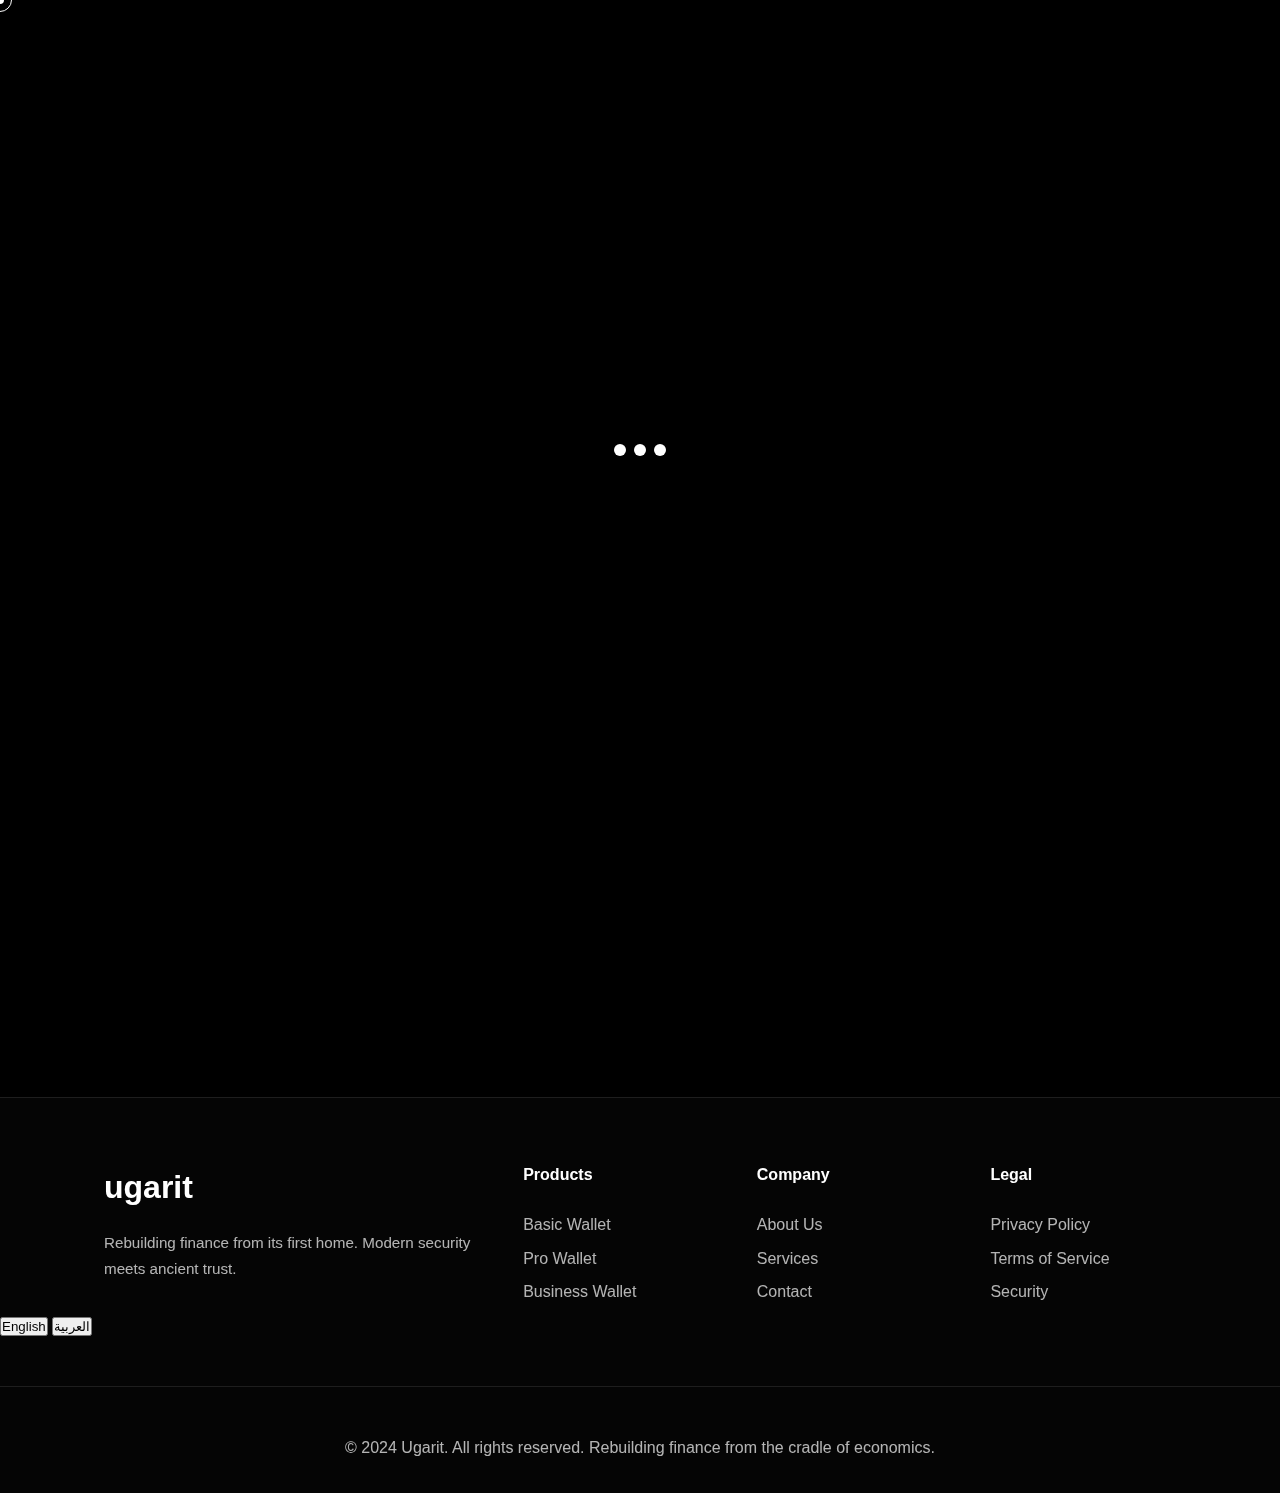
<file: index.html>
<!DOCTYPE html>
<html lang="en" dir="ltr">

<head>
    <meta charset="UTF-8">
    <meta name="viewport" content="width=device-width, initial-scale=1.0">
    <title data-i18n="site.title">Ugarit - Modern Finance Built on Timeless Security</title>
    <meta name="description" content="" data-i18n="site.description">
    <link rel="stylesheet" href="css/style.css">
    <link rel="stylesheet" href="css/responsive.css">
    <link rel="stylesheet" href="css/rtl.css">
</head>

<body>
    <!-- Page Loader -->
    <div class="page-loader">
        <div class="loading-animation">
            <div class="loading-dot"></div>
            <div class="loading-dot"></div>
            <div class="loading-dot"></div>
        </div>
    </div>

    <!-- Advanced Cursor -->
    <div class="advanced-cursor"></div>
    <div class="cursor-follower"></div>

    <!-- Scroll Progress -->
    <div class="scroll-progress"></div>

    <div class="page-container home-page">
        <!-- Header -->
        <header class="header">
            <div class="logo" data-i18n="home.title">ugarit</div>
            <nav class="tabs">
                <a href="about.html" class="tab-link" data-i18n="nav.about">about us</a>
                <a href="products.html" class="tab-link" data-i18n="nav.products">products</a>
                <a href="services.html" class="tab-link" data-i18n="nav.services">services</a>
            </nav>
            <a href="create-wallet.html" class="create-wallet-btn" data-i18n="nav.create_wallet">Create Wallet</a>

            <!-- Mobile Menu Button -->
            <button class="mobile-menu-btn">
                <span class="menu-line"></span>
                <span class="menu-line"></span>
                <span class="menu-line"></span>
            </button>
        </header>

        <!-- Mobile Menu -->
        <div class="mobile-menu">
            <nav class="mobile-nav">
                <a href="about.html" data-i18n="nav.about">about us</a>
                <a href="products.html" data-i18n="nav.products">products</a>
                <a href="services.html" data-i18n="nav.services">services</a>
                <a href="create-wallet.html" class="monochrome-cta" data-i18n="nav.create_wallet">Create Wallet</a>
            </nav>
        </div>

        <!-- Main Content -->
        <main class="main-content">
            <div class="background-elements">
                <div class="monochrome-glow glow-1 parallax" data-speed="0.3"></div>
                <div class="monochrome-glow glow-2 parallax" data-speed="0.5"></div>
                <div class="monochrome-glow glow-3 parallax" data-speed="0.7"></div>
            </div>

            <div class="hero-section">
                <div class="hero-content">
                    <h1 class="monochrome-title reveal-text">
                        <span class="title-main gradient-text" data-i18n="home.title">ugarit</span>
                        <span class="title-sub animate-spacing" data-i18n="home.subtitle">finance reimagined</span>
                    </h1>

                    <div class="card-preview floating">
                        <div class="monochrome-card glass-card card-hover-lift">
                            <div class="card-header">
                                <div class="card-u">U</div>
                                <div class="card-chip"></div>
                            </div>
                            <div class="card-number">4568 •••• •••• 5623</div>
                            <div class="card-details">
                                <div class="name-section">
                                    <div class="label">cardholder name</div>
                                    <div class="value">NADER BEY</div>
                                </div>
                                <div class="exp-section">
                                    <div class="label">expires</div>
                                    <div class="value">11/26</div>
                                </div>
                            </div>
                        </div>
                    </div>
                </div>
            </div>

            <div class="content-section">
                <div class="monochrome-content">
                    <h2 class="elegant-heading reveal-text" data-i18n-html="home.main_heading">Modern Finance,<br>Built on Timeless Security.</h2>
                    <div class="quote-section">
                        <p class="monochrome-quote reveal-text" data-i18n="home.quote">"The structure of essence leads to understanding of integrative capacity"</p>
                        <p class="quote-author reveal-text" data-i18n="home.quote_author">— Russel Vider, The Book of Prominent Landmarks</p>
                    </div>
                    <p class="monochrome-text reveal-text" data-i18n="home.description">A new paradigm in financial security, crafted for the modern era while honoring ancient principles of trust and exchange.</p>
                </div>
            </div>
        </main>

        <!-- Enhanced Footer -->
        <footer class="premium-footer">
            <div class="footer-grid">
                <div class="footer-brand">
                    <div class="logo" data-i18n="home.title">ugarit</div>
                    <p class="monochrome-text" data-i18n="footer.tagline">Rebuilding finance from its first home. Modern security meets ancient trust.</p>
                </div>
                <div class="footer-links">
                    <h4 data-i18n="footer.products">Products</h4>
                    <a href="products.html" data-i18n="footer.basic_wallet">Basic Wallet</a>
                    <a href="products.html" data-i18n="footer.pro_wallet">Pro Wallet</a>
                    <a href="products.html" data-i18n="footer.business_wallet">Business Wallet</a>
                </div>
                <div class="footer-links">
                    <h4 data-i18n="footer.company">Company</h4>
                    <a href="about.html" data-i18n="nav.about">About Us</a>
                    <a href="services.html" data-i18n="nav.services">Services</a>
                    <a href="create-wallet.html" data-i18n="footer.contact">Contact</a>
                </div>
                <div class="footer-links">
                    <h4 data-i18n="footer.legal">Legal</h4>
                    <a href="#" data-i18n="footer.privacy_policy">Privacy Policy</a>
                    <a href="#" data-i18n="footer.terms_service">Terms of Service</a>
                    <a href="#" data-i18n="footer.security">Security</a>
                </div>
            </div>

            <!-- Language Switcher in Footer -->
            <div class="footer-language-switcher">
                <button class="footer-lang-btn" data-lang="en">English</button>
                <button class="footer-lang-btn" data-lang="ar">العربية</button>
            </div>

            <div class="footer-bottom">
                <p data-i18n="footer.copyright">&copy; 2024 Ugarit. All rights reserved. Rebuilding finance from the cradle of economics.</p>
            </div>
        </footer>

        <script src="js/main.js"></script>
        <script src="js/language-switcher.js"></script>
</body>

</html>
</file>
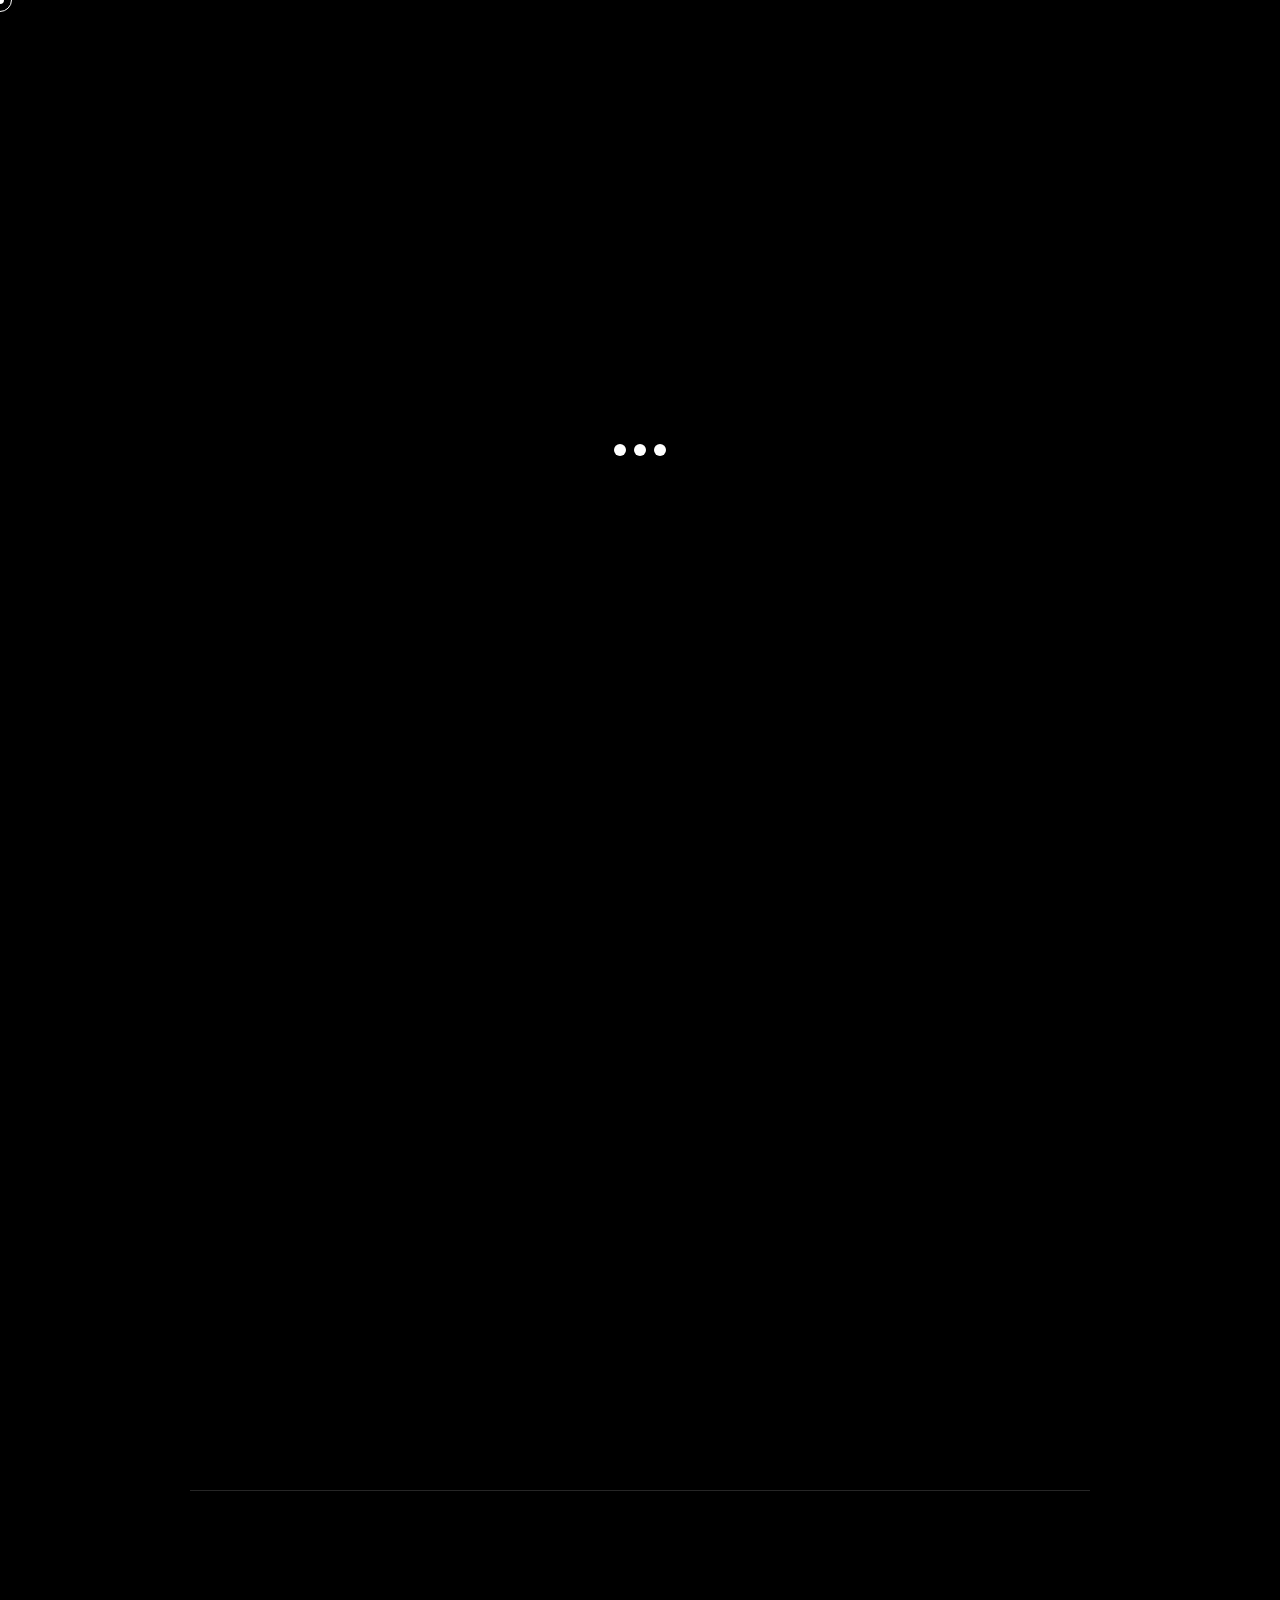
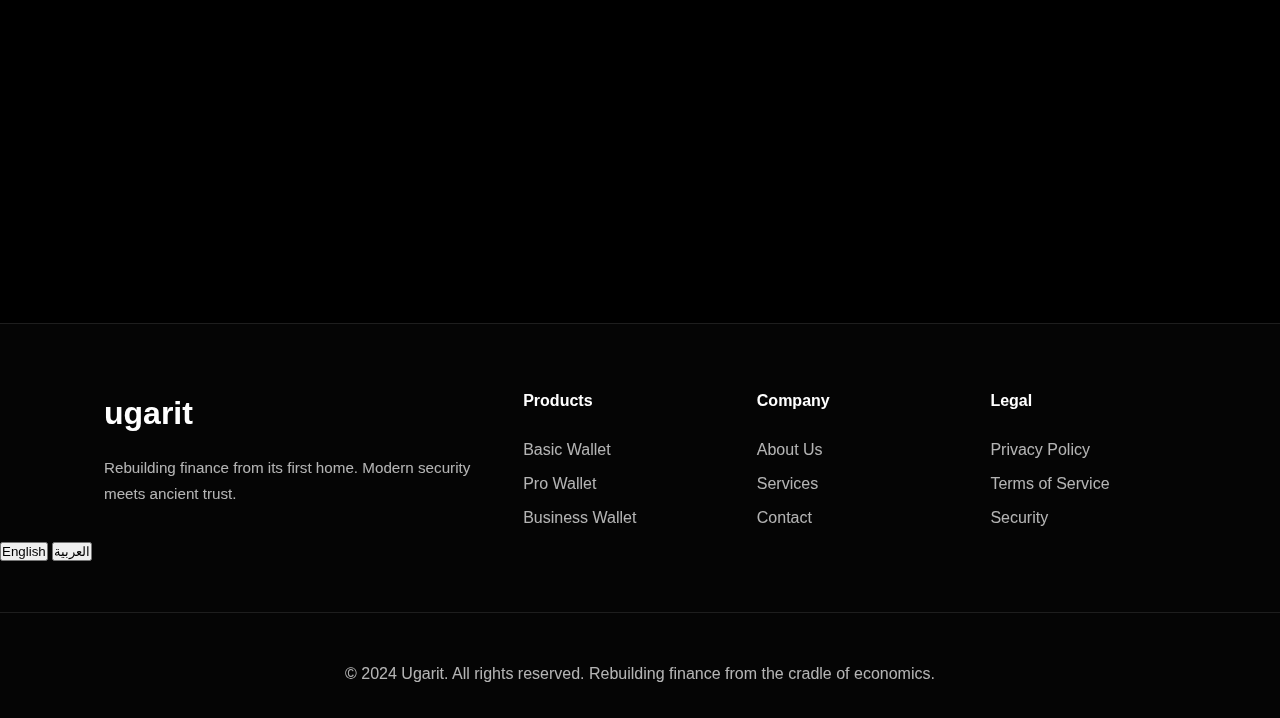
<file: about.html>
<!DOCTYPE html>
<html lang="en" dir="ltr">

<head>
    <meta charset="UTF-8">
    <meta name="viewport" content="width=device-width, initial-scale=1.0">
    <title data-i18n="site.title">About Us - Ugarit</title>
    <meta name="description" content="" data-i18n="site.description">
    <link rel="stylesheet" href="css/style.css">
    <link rel="stylesheet" href="css/responsive.css">
    <link rel="stylesheet" href="css/rtl.css">
</head>

<body>
    <!-- Page Loader -->
    <div class="page-loader">
        <div class="loading-animation">
            <div class="loading-dot"></div>
            <div class="loading-dot"></div>
            <div class="loading-dot"></div>
        </div>
    </div>

    <!-- Advanced Cursor -->
    <div class="advanced-cursor"></div>
    <div class="cursor-follower"></div>

    <!-- Scroll Progress -->
    <div class="scroll-progress"></div>

    <div class="page-container about-page">
        <header class="header">
            <div class="logo" data-i18n="home.title">ugarit</div>
            <nav class="tabs">
                <a href="about.html" class="tab-link active" data-i18n="nav.about">about us</a>
                <a href="products.html" class="tab-link" data-i18n="nav.products">products</a>
                <a href="services.html" class="tab-link" data-i18n="nav.services">services</a>
            </nav>
            <a href="create-wallet.html" class="create-wallet-btn" data-i18n="nav.create_wallet">Create Wallet</a>

            <!-- Mobile Menu Button -->
            <button class="mobile-menu-btn">
                <span class="menu-line"></span>
                <span class="menu-line"></span>
                <span class="menu-line"></span>
            </button>
        </header>

        <!-- Mobile Menu -->
        <div class="mobile-menu">
            <nav class="mobile-nav">
                <a href="about.html" data-i18n="nav.about">about us</a>
                <a href="products.html" data-i18n="nav.products">products</a>
                <a href="services.html" data-i18n="nav.services">services</a>
                <a href="create-wallet.html" class="monochrome-cta" data-i18n="nav.create_wallet">Create Wallet</a>
            </nav>
        </div>

        <main class="main-content">
            <div class="background-elements">
                <div class="monochrome-glow glow-1 parallax" data-speed="0.3" style="left: 70%; top: 20%;"></div>
                <div class="monochrome-glow glow-2 parallax" data-speed="0.5" style="right: 15%; top: 60%;"></div>
            </div>

            <div class="about-content">
                <div class="page-header">
                    <h1 class="page-title reveal-text" data-i18n="about.title">Ugarit: Rebuilding Finance from its First Home</h1>
                    <div class="title-divider"></div>
                </div>

                <div class="about-sections">
                    <section class="about-section">
                        <p class="monochrome-text reveal-text" data-i18n="about.content1">
                            In the heart of modern Syria lies the cradle of economics—the ancient city of Ugarit. It was here that commerce, communication, and record-keeping converged to build one of the world's first great trading hubs. Today, from this same land, Ugarit rises
                            again.
                        </p>
                    </section>

                    <section class="about-section">
                        <h2 class="section-heading reveal-text" data-i18n-html="about.content2">We are not just another finance app.<br>We are a revival.</h2>
                        <p class="monochrome-text reveal-text" data-i18n="about.content3">
                            Ugarit is built on a simple, powerful belief: the tools for financial security and empowerment should be available to everyone, everywhere—starting with our home.
                        </p>
                    </section>

                    <section class="about-section">
                        <h2 class="section-heading reveal-text" data-i18n="about.mission">Our Mission: Universal Empowerment</h2>
                        <p class="monochrome-text reveal-text" data-i18n="about.content4">
                            Ugarit is built for all. For the busy professional in Damascus, the student in Aleppo, the saver in Latakia, and the entrepreneur looking towards the future. We are here to simplify the complex, secure the vulnerable, and empower the ambitious.
                        </p>
                    </section>

                    <section class="pillars-section">
                        <h2 class="section-heading reveal-text" data-i18n="about.pillars">Why Ugarit? The Pillars of Our Promise</h2>

                        <div class="pillars-grid">
                            <div class="pillar-card glass-card card-hover-lift reveal-text">
                                <div class="pillar-icon">●</div>
                                <h3 class="pillar-title" data-i18n="about.security">Unparalleled Security</h3>
                                <p class="pillar-desc" data-i18n="about.security_desc">Military-grade encryption ensuring your assets are protected with the highest security standards.</p>
                            </div>

                            <div class="pillar-card glass-card card-hover-lift reveal-text">
                                <div class="pillar-icon">●</div>
                                <h3 class="pillar-title" data-i18n="about.control">Effortless Control</h3>
                                <p class="pillar-desc" data-i18n="about.control_desc">Seamless experience for instant transfers and managing all financial activity in one place.</p>
                            </div>

                            <div class="pillar-card glass-card card-hover-lift reveal-text">
                                <div class="pillar-icon">●</div>
                                <h3 class="pillar-title" data-i18n="about.insight">Intelligent Insight</h3>
                                <p class="pillar-desc" data-i18n="about.insight_desc">AI-powered financial insights to help you understand spending and grow your savings.</p>
                            </div>
                        </div>
                    </section>

                    <section class="about-section">
                        <h2 class="section-heading reveal-text" data-i18n="about.story">Our Story: A One-Person Revolution</h2>
                        <p class="monochrome-text reveal-text" data-i18n="about.content5">
                            Ugarit is the vision of a single founder, driven by the potential of their homeland. It is a project born from the belief that Syria's next chapter can be written with innovation and hope.
                        </p>
                    </section>

                    <section class="cta-section">
                        <h2 class="section-heading reveal-text" data-i18n="about.join">Join Our Journey</h2>
                        <p class="monochrome-text reveal-text" data-i18n="about.content6">
                            This is more than a launch; it's the first step in rebuilding a financial ecosystem for a new generation.
                        </p>
                        <a href="create-wallet.html" class="monochrome-cta reveal-text" data-i18n="about.cta">Begin Your Journey</a>
                    </section>
                </div>
            </div>
        </main>

        <!-- Enhanced Footer -->
        <footer class="premium-footer">
            <div class="footer-grid">
                <div class="footer-brand">
                    <div class="logo" data-i18n="home.title">ugarit</div>
                    <p class="monochrome-text" data-i18n="footer.tagline">Rebuilding finance from its first home. Modern security meets ancient trust.</p>
                </div>
                <div class="footer-links">
                    <h4 data-i18n="footer.products">Products</h4>
                    <a href="products.html" data-i18n="footer.basic_wallet">Basic Wallet</a>
                    <a href="products.html" data-i18n="footer.pro_wallet">Pro Wallet</a>
                    <a href="products.html" data-i18n="footer.business_wallet">Business Wallet</a>
                </div>
                <div class="footer-links">
                    <h4 data-i18n="footer.company">Company</h4>
                    <a href="about.html" data-i18n="nav.about">About Us</a>
                    <a href="services.html" data-i18n="nav.services">Services</a>
                    <a href="create-wallet.html" data-i18n="footer.contact">Contact</a>
                </div>
                <div class="footer-links">
                    <h4 data-i18n="footer.legal">Legal</h4>
                    <a href="#" data-i18n="footer.privacy_policy">Privacy Policy</a>
                    <a href="#" data-i18n="footer.terms_service">Terms of Service</a>
                    <a href="#" data-i18n="footer.security">Security</a>
                </div>
            </div>

            <!-- Language Switcher in Footer -->
            <div class="footer-language-switcher">
                <button class="footer-lang-btn" data-lang="en">English</button>
                <button class="footer-lang-btn" data-lang="ar">العربية</button>
            </div>

            <div class="footer-bottom">
                <p data-i18n="footer.copyright">&copy; 2024 Ugarit. All rights reserved. Rebuilding finance from the cradle of economics.</p>
            </div>
        </footer>

        <script src="js/main.js"></script>
        <script src="js/language-switcher.js"></script>
</body>

</html>
</file>
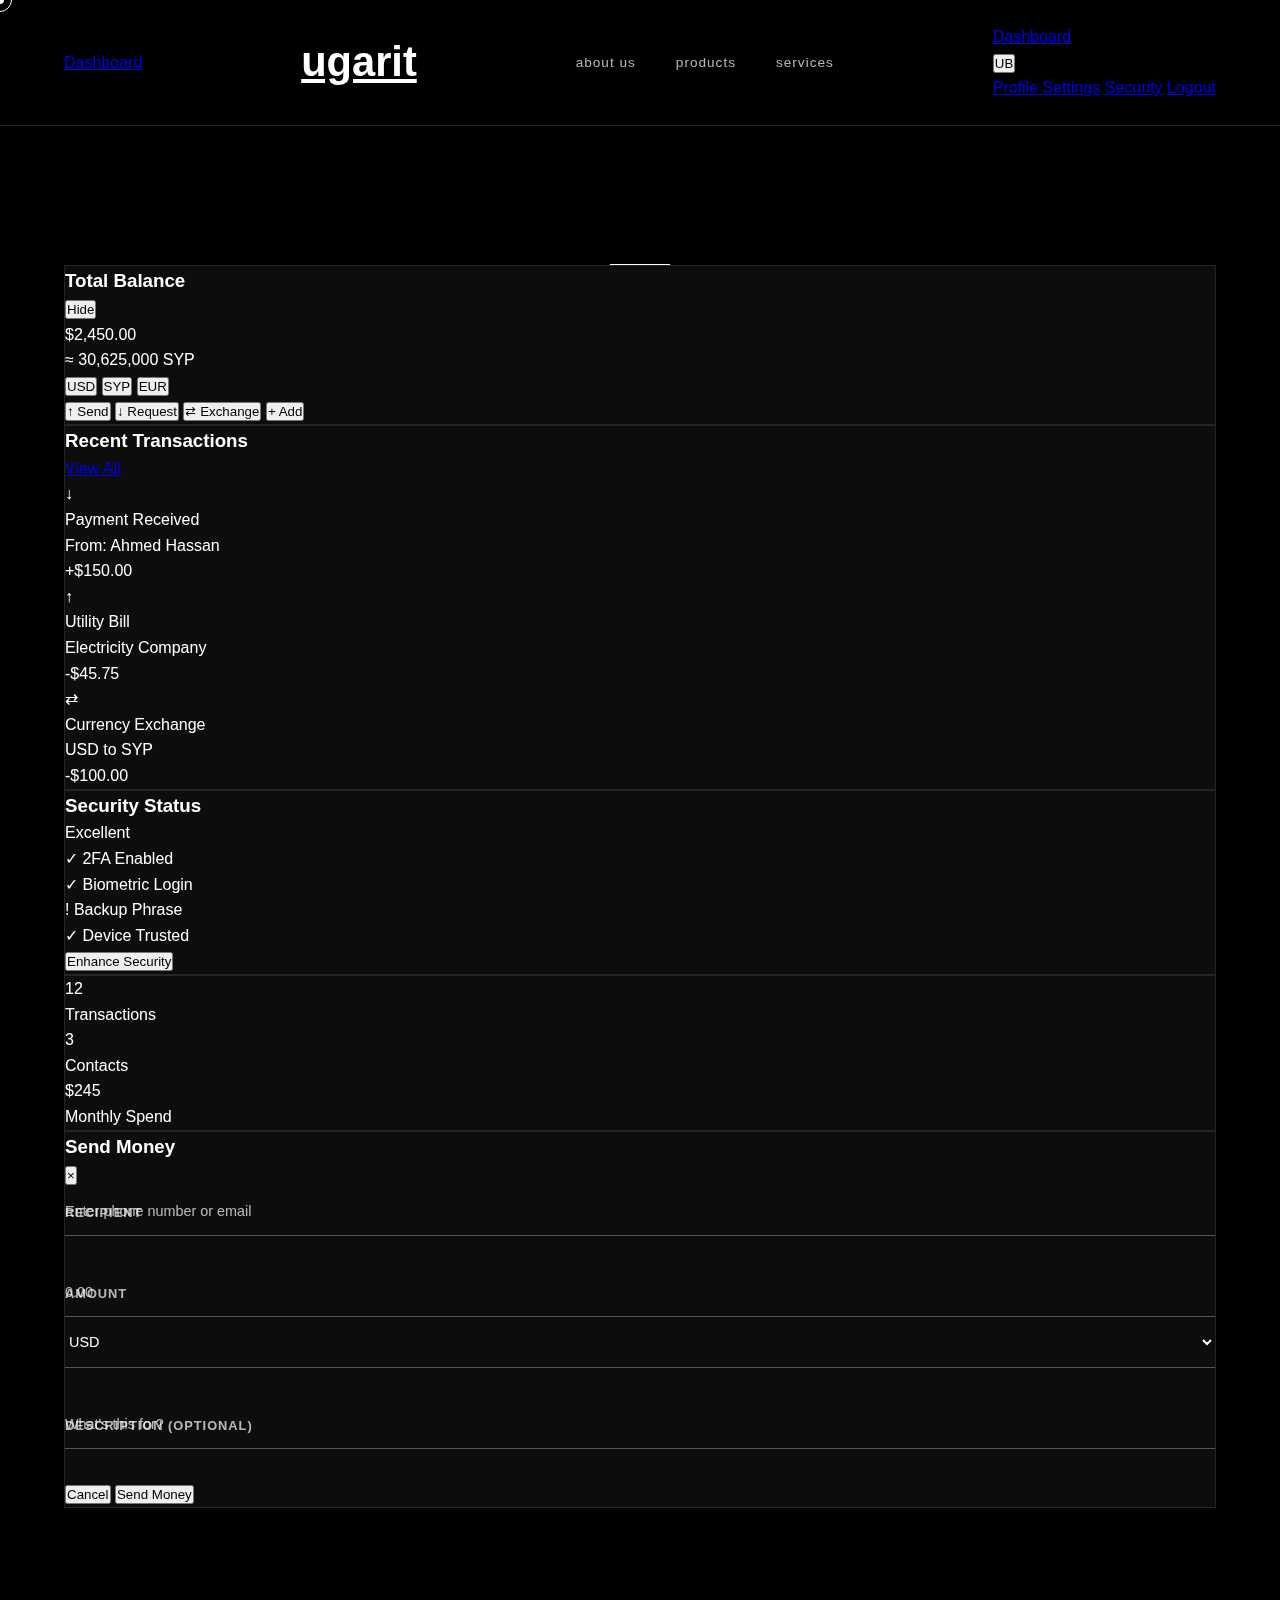
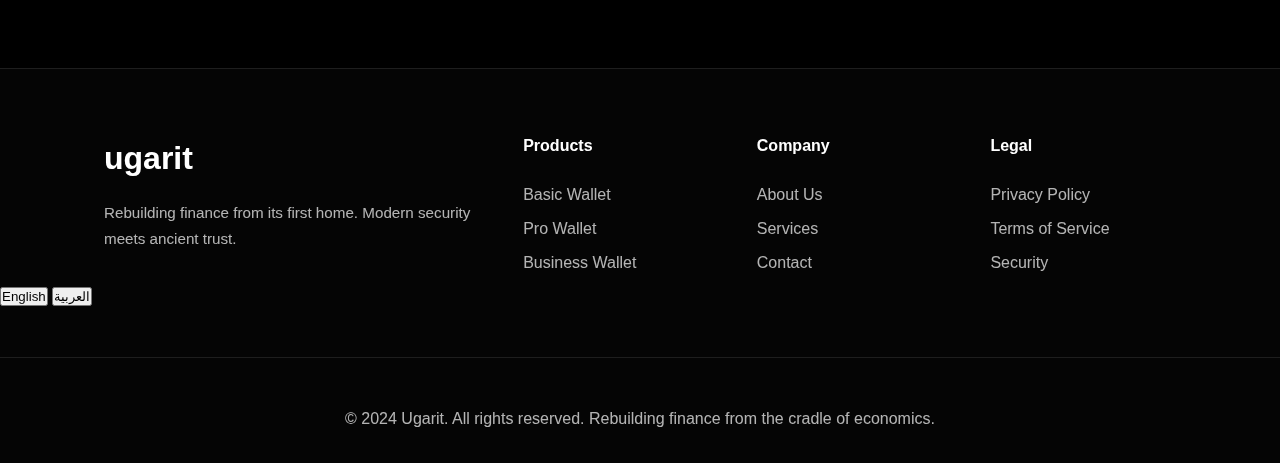
<file: dashboard.html>
<!DOCTYPE html>
<html lang="en" dir="ltr">

<head>
    <!-- Google Fonts for Arabic -->
    <link rel="preconnect" href="https://fonts.googleapis.com">
    <link rel="preconnect" href="https://fonts.gstatic.com" crossorigin>
    <link href="https://fonts.googleapis.com/css2?family=Almarai:wght@300;400;700;800&display=swap" rel="stylesheet">
    <meta charset="UTF-8">
    <meta name="viewport" content="width=device-width, initial-scale=1.0">
    <title data-i18n="site.title">Dashboard - Ugarit</title>
    <meta name="description" content="" data-i18n="site.description">
    <link rel="stylesheet" href="css/style.css">
    <link rel="stylesheet" href="css/responsive.css">
    <link rel="stylesheet" href="css/rtl.css">
</head>

<body>
    <!-- Page Loader -->
    <div class="page-loader">
        <div class="loading-animation">
            <div class="loading-dot"></div>
            <div class="loading-dot"></div>
            <div class="loading-dot"></div>
        </div>
    </div>

    <!-- Advanced Cursor -->
    <div class="advanced-cursor"></div>
    <div class="cursor-follower"></div>

    <!-- Scroll Progress -->
    <div class="scroll-progress"></div>

    <div class="page-container dashboard-page">
        <header class="header">
            <a href="dashboard.html" class="dashboard-btn">Dashboard</a>
            <a href="index.html" class="logo" data-i18n="home.title">ugarit</a>
            <nav class="tabs">
                <a href="about.html" class="tab-link" data-i18n="nav.about">about us</a>
                <a href="products.html" class="tab-link" data-i18n="nav.products">products</a>
                <a href="services.html" class="tab-link" data-i18n="nav.services">services</a>
            </nav>
            <div class="header-actions">
                <a href="dashboard.html" class="dashboard-btn active">Dashboard</a>
                <div class="user-menu">
                    <button class="user-avatar">UB</button>
                    <div class="user-dropdown">
                        <a href="profile.html">Profile Settings</a>
                        <a href="security.html">Security</a>
                        <a href="login.html" class="logout">Logout</a>
                    </div>
                </div>
            </div>

            <!-- Mobile Menu Button -->
            <button class="mobile-menu-btn">
                <span class="menu-line"></span>
                <span class="menu-line"></span>
                <span class="menu-line"></span>
            </button>
        </header>

        <!-- Mobile Menu -->
        <div class="mobile-menu">
            <nav class="mobile-nav">
                <a href="about.html" data-i18n="nav.about">about us</a>
                <a href="products.html" data-i18n="nav.products">products</a>
                <a href="services.html" data-i18n="nav.services">services</a>
                <a href="dashboard.html" class="monochrome-cta">Dashboard</a>
            </nav>
        </div>

        <main class="main-content">
            <div class="background-elements">
                <div class="monochrome-glow glow-1 parallax" data-speed="0.3" style="left: 10%; top: 20%;"></div>
                <div class="monochrome-glow glow-2 parallax" data-speed="0.5" style="right: 15%; top: 60%;"></div>
            </div>

            <div class="dashboard-content">
                <!-- Welcome Section -->
                <div class="welcome-section">
                    <h1 class="page-title reveal-text">Welcome back, <span class="user-name">Nader</span></h1>
                    <p class="page-subtitle reveal-text">Your financial dashboard</p>
                    <div class="title-divider"></div>
                </div>

                <!-- Wallet Overview -->
                <div class="dashboard-grid">
                    <div class="wallet-overview glass-card card-hover-lift">
                        <div class="wallet-header">
                            <h3>Total Balance</h3>
                            <div class="wallet-actions">
                                <button class="wallet-action-btn">Hide</button>
                            </div>
                        </div>
                        <div class="balance-amount">$2,450.00</div>
                        <div class="balance-equivalent">≈ 30,625,000 SYP</div>

                        <div class="currency-tabs">
                            <button class="currency-tab active" data-currency="USD">USD</button>
                            <button class="currency-tab" data-currency="SYP">SYP</button>
                            <button class="currency-tab" data-currency="EUR">EUR</button>
                        </div>

                        <div class="quick-actions">
                            <button class="action-btn send-money" data-action="send">
                                <span class="action-icon">↑</span>
                                Send
                            </button>
                            <button class="action-btn request-money" data-action="request">
                                <span class="action-icon">↓</span>
                                Request
                            </button>
                            <button class="action-btn exchange" data-action="exchange">
                                <span class="action-icon">⇄</span>
                                Exchange
                            </button>
                            <button class="action-btn add-money" data-action="add">
                                <span class="action-icon">+</span>
                                Add
                            </button>
                        </div>
                    </div>

                    <!-- Recent Transactions -->
                    <div class="recent-transactions glass-card card-hover-lift">
                        <div class="section-header">
                            <h3>Recent Transactions</h3>
                            <a href="transactions.html" class="view-all">View All</a>
                        </div>
                        <div class="transactions-list">
                            <div class="transaction-item">
                                <div class="transaction-icon received">↓</div>
                                <div class="transaction-details">
                                    <div class="transaction-title">Payment Received</div>
                                    <div class="transaction-meta">From: Ahmed Hassan</div>
                                </div>
                                <div class="transaction-amount positive">+$150.00</div>
                            </div>
                            <div class="transaction-item">
                                <div class="transaction-icon sent">↑</div>
                                <div class="transaction-details">
                                    <div class="transaction-title">Utility Bill</div>
                                    <div class="transaction-meta">Electricity Company</div>
                                </div>
                                <div class="transaction-amount negative">-$45.75</div>
                            </div>
                            <div class="transaction-item">
                                <div class="transaction-icon exchange">⇄</div>
                                <div class="transaction-details">
                                    <div class="transaction-title">Currency Exchange</div>
                                    <div class="transaction-meta">USD to SYP</div>
                                </div>
                                <div class="transaction-amount neutral">-$100.00</div>
                            </div>
                        </div>
                    </div>

                    <!-- Security Status -->
                    <div class="security-status glass-card card-hover-lift">
                        <div class="section-header">
                            <h3>Security Status</h3>
                            <div class="security-score excellent">Excellent</div>
                        </div>
                        <div class="security-features">
                            <div class="security-feature active">
                                <span class="feature-icon">✓</span>
                                <span>2FA Enabled</span>
                            </div>
                            <div class="security-feature active">
                                <span class="feature-icon">✓</span>
                                <span>Biometric Login</span>
                            </div>
                            <div class="security-feature">
                                <span class="feature-icon">!</span>
                                <span>Backup Phrase</span>
                            </div>
                            <div class="security-feature active">
                                <span class="feature-icon">✓</span>
                                <span>Device Trusted</span>
                            </div>
                        </div>
                        <button class="security-btn">Enhance Security</button>
                    </div>

                    <!-- Quick Stats -->
                    <div class="quick-stats glass-card card-hover-lift">
                        <div class="stat-item">
                            <div class="stat-value">12</div>
                            <div class="stat-label">Transactions</div>
                        </div>
                        <div class="stat-item">
                            <div class="stat-value">3</div>
                            <div class="stat-label">Contacts</div>
                        </div>
                        <div class="stat-item">
                            <div class="stat-value">$245</div>
                            <div class="stat-label">Monthly Spend</div>
                        </div>
                    </div>
                </div>

                <!-- Send Money Modal -->
                <div class="modal-overlay" id="sendMoneyModal">
                    <div class="modal-content glass-card">
                        <div class="modal-header">
                            <h3>Send Money</h3>
                            <button class="modal-close">&times;</button>
                        </div>
                        <form class="send-money-form">
                            <div class="form-group">
                                <label>Recipient</label>
                                <input type="text" placeholder="Enter phone number or email" required>
                            </div>
                            <div class="form-group">
                                <label>Amount</label>
                                <input type="number" placeholder="0.00" step="0.01" required>
                                <select class="currency-select">
                                    <option>USD</option>
                                    <option>SYP</option>
                                    <option>EUR</option>
                                </select>
                            </div>
                            <div class="form-group">
                                <label>Description (Optional)</label>
                                <input type="text" placeholder="What's this for?">
                            </div>
                            <div class="form-actions">
                                <button type="button" class="cancel-btn">Cancel</button>
                                <button type="submit" class="confirm-btn">Send Money</button>
                            </div>
                        </form>
                    </div>
                </div>
            </div>
        </main>

        <!-- Enhanced Footer -->
        <footer class="premium-footer">
            <div class="footer-grid">
                <div class="footer-brand">
                    <div class="logo" data-i18n="home.title">ugarit</div>
                    <p class="monochrome-text" data-i18n="footer.tagline">Rebuilding finance from its first home. Modern security meets ancient trust.</p>
                </div>
                <div class="footer-links">
                    <h4 data-i18n="footer.products">Products</h4>
                    <a href="products.html" data-i18n="footer.basic_wallet">Basic Wallet</a>
                    <a href="products.html" data-i18n="footer.pro_wallet">Pro Wallet</a>
                    <a href="products.html" data-i18n="footer.business_wallet">Business Wallet</a>
                </div>
                <div class="footer-links">
                    <h4 data-i18n="footer.company">Company</h4>
                    <a href="about.html" data-i18n="nav.about">About Us</a>
                    <a href="services.html" data-i18n="nav.services">Services</a>
                    <a href="create-wallet.html" data-i18n="footer.contact">Contact</a>
                </div>
                <div class="footer-links">
                    <h4 data-i18n="footer.legal">Legal</h4>
                    <a href="privacy-policy.html" data-i18n="footer.privacy_policy">Privacy Policy</a>
                    <a href="terms-of-service.html" data-i18n="footer.terms_service">Terms of Service</a>
                    <a href="security.html" data-i18n="footer.security">Security</a>
                </div>
            </div>

            <!-- Language Switcher in Footer -->
            <div class="footer-language-switcher">
                <button class="footer-lang-btn" data-lang="en">English</button>
                <button class="footer-lang-btn" data-lang="ar">العربية</button>
            </div>

            <div class="footer-bottom">
                <p data-i18n="footer.copyright">&copy; 2024 Ugarit. All rights reserved. Rebuilding finance from the cradle of economics.</p>
            </div>
        </footer>

        <script src="js/main.js"></script>
        <script src="js/dashboard.js"></script>
        <script src="js/language-switcher.js"></script>
</body>

</html>
</file>
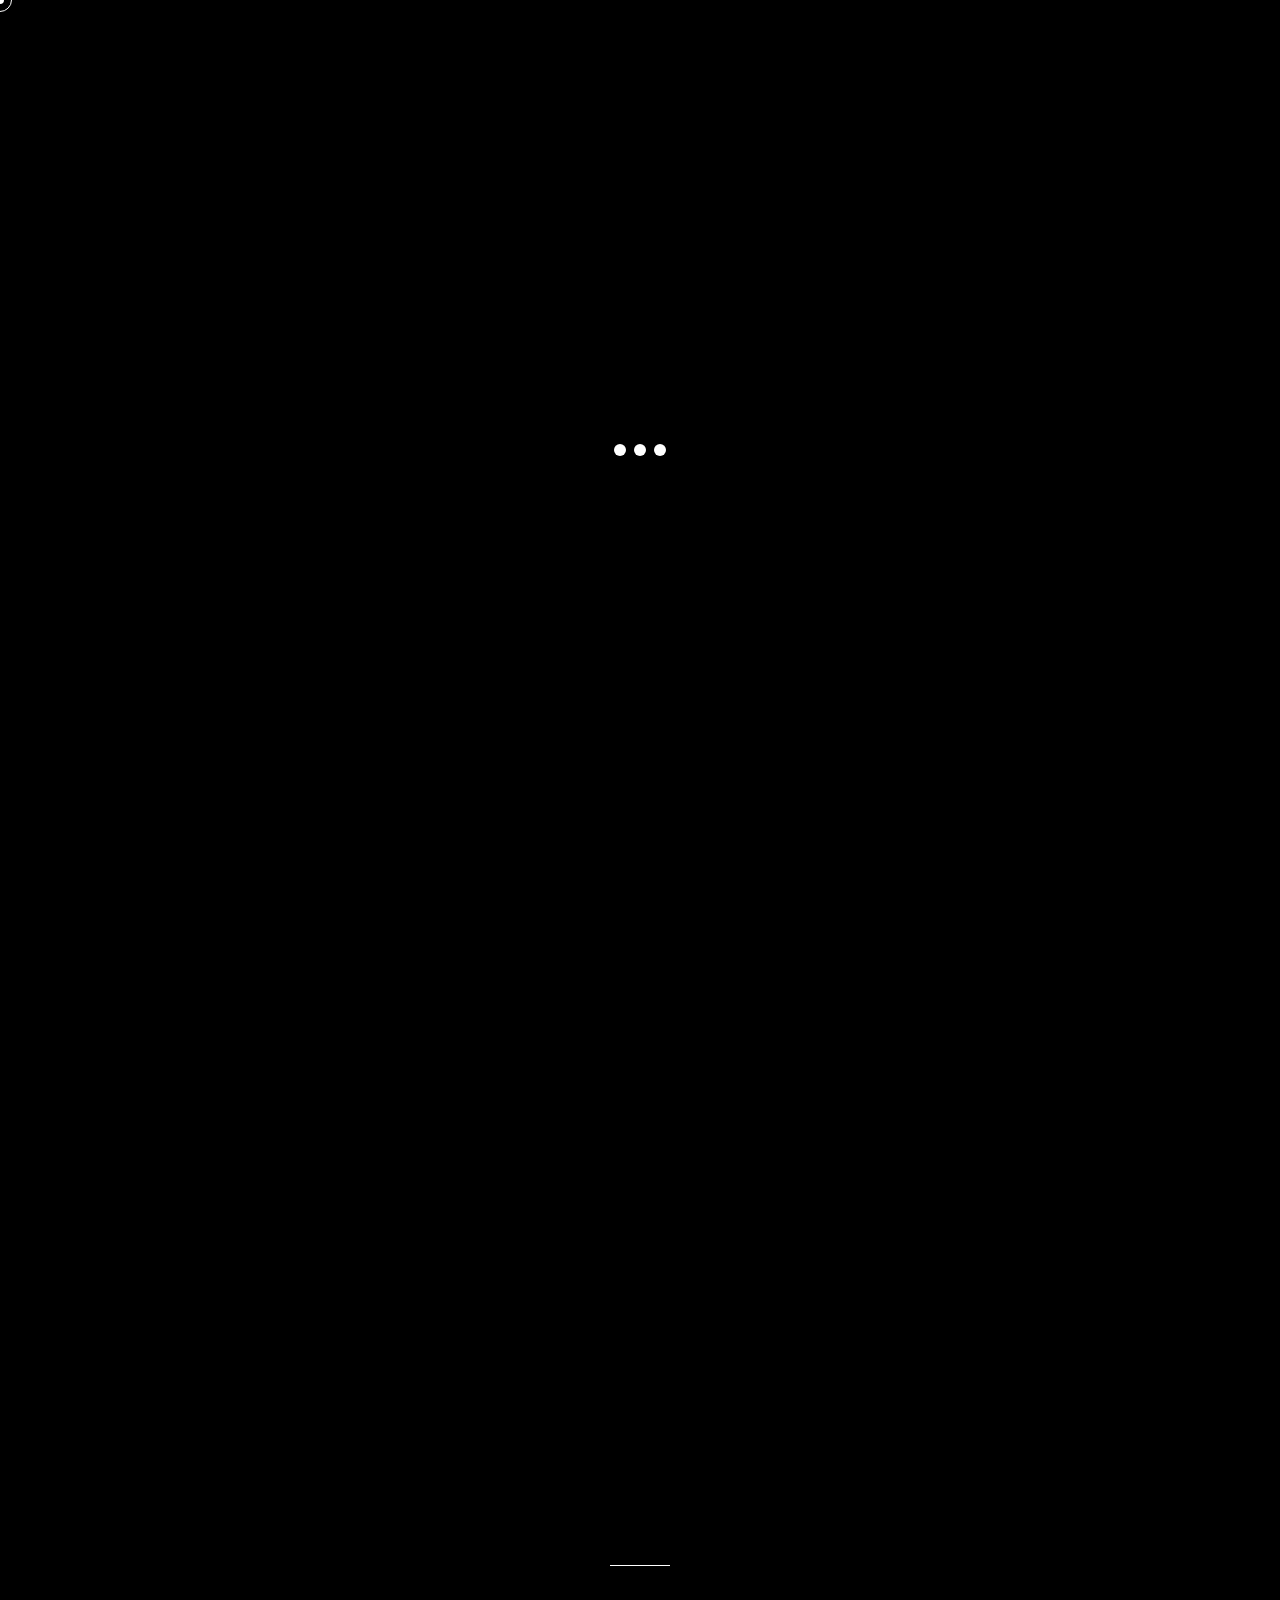
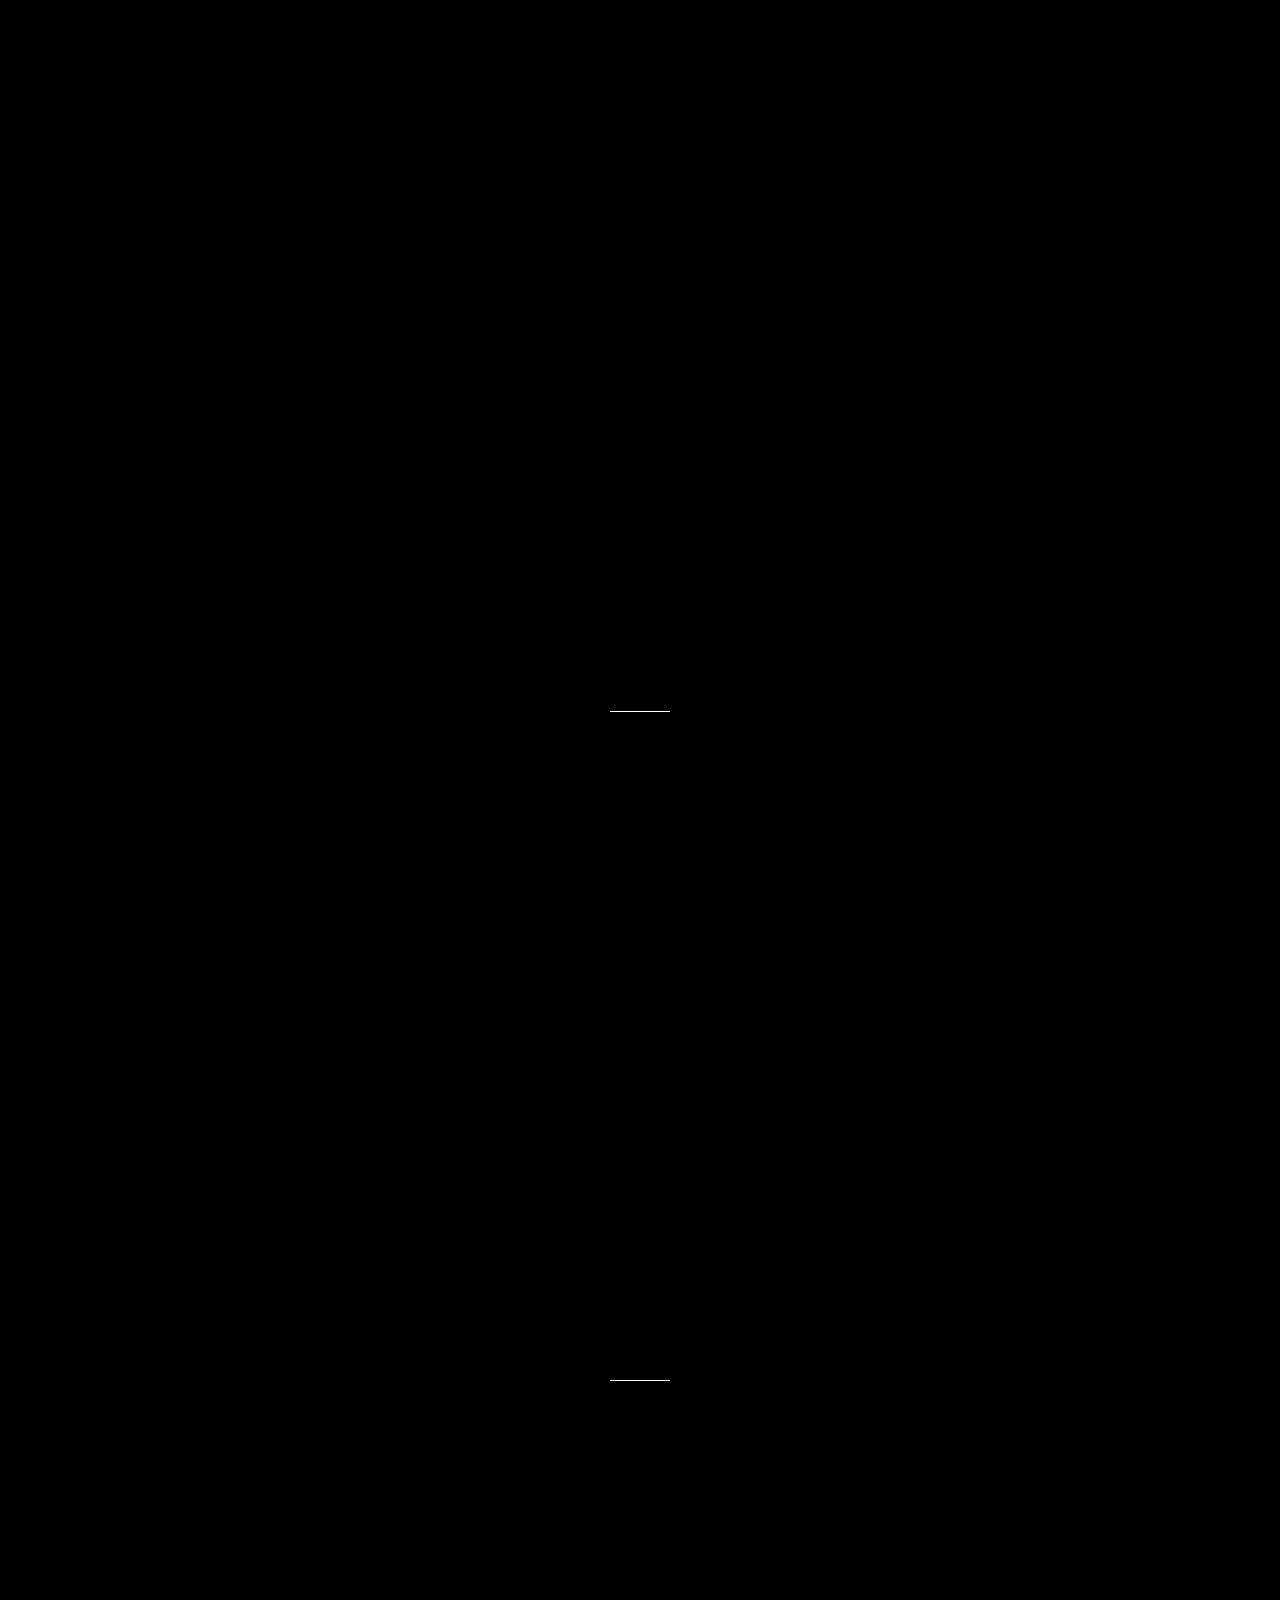
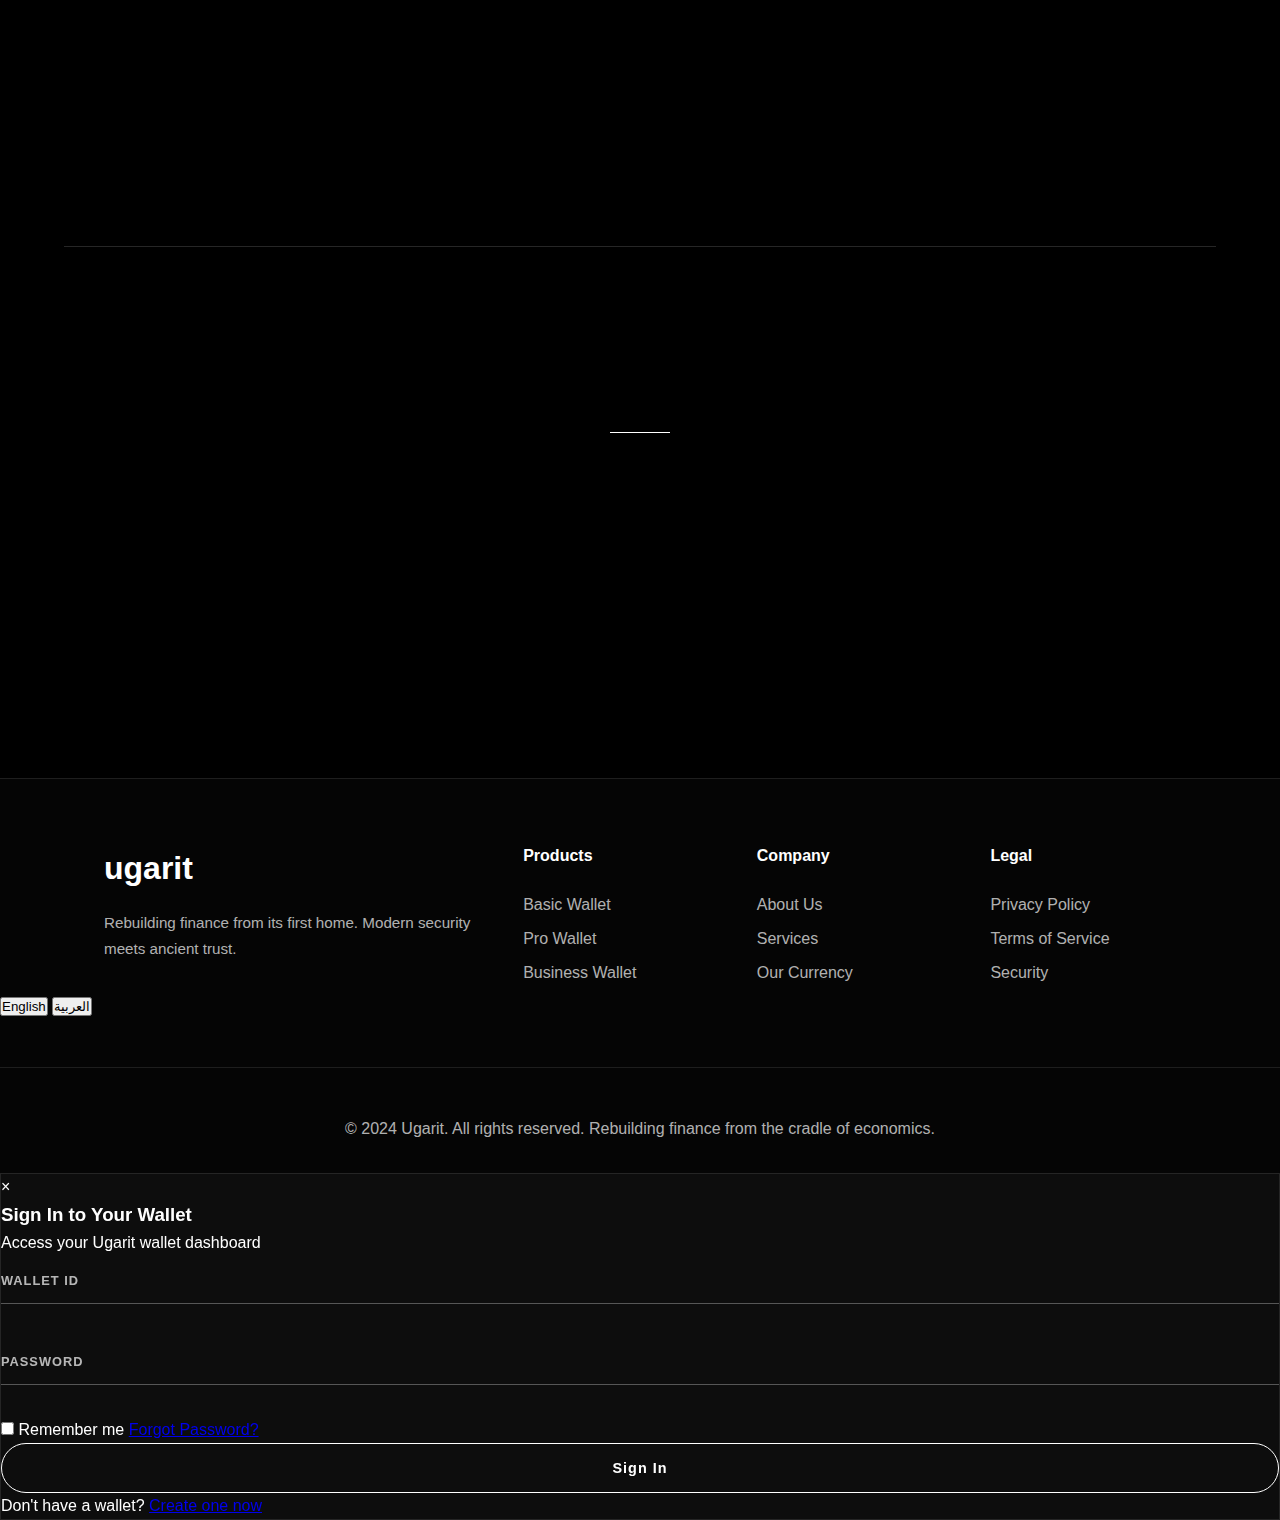
<file: our-currency.html>
<!DOCTYPE html>
<html lang="en" dir="ltr">

<head>
    <!-- Google Fonts for Arabic -->
    <link rel="preconnect" href="https://fonts.googleapis.com">
    <link rel="preconnect" href="https://fonts.gstatic.com" crossorigin>
    <link href="https://fonts.googleapis.com/css2?family=Almarai:wght@300;400;700;800&display=swap" rel="stylesheet">
    <meta charset="UTF-8">
    <meta name="viewport" content="width=device-width, initial-scale=1.0">
    <title data-i18n="site.title">Our Currency - Ugarit</title>
    <meta name="description" content="" data-i18n="site.description">
    <link rel="stylesheet" href="css/style.css">
    <link rel="stylesheet" href="css/responsive.css">
    <link rel="stylesheet" href="css/rtl.css">
    <link rel="stylesheet" href="css/currency.css">
</head>

<body>
    <!-- Page Loader -->
    <div class="page-loader">
        <div class="loading-animation">
            <div class="loading-dot"></div>
            <div class="loading-dot"></div>
            <div class="loading-dot"></div>
        </div>
    </div>

    <!-- Advanced Cursor -->
    <div class="advanced-cursor"></div>
    <div class="cursor-follower"></div>

    <!-- Scroll Progress -->
    <div class="scroll-progress"></div>

    <div class="page-container currency-page">
        <!-- Updated Header -->
        <header class="header">
            <a href="index.html" class="logo" data-i18n="home.title">ugarit</a>
            <nav class="tabs">
                <a href="about.html" class="tab-link" data-i18n="nav.about">about us</a>
                <a href="products.html" class="tab-link" data-i18n="nav.products">products</a>
                <a href="services.html" class="tab-link" data-i18n="nav.services">services</a>
                <a href="our-currency.html" class="tab-link active" data-i18n="nav.currency">our currency</a>
            </nav>

            <!-- Dynamic Auth Buttons -->
            <div class="auth-buttons" id="authButtons">
                <!-- When user is NOT logged in -->
                <div class="logged-out">
                    <a href="create-wallet.html" class="create-wallet-btn" data-i18n="nav.create_wallet">Create Wallet</a>
                    <button class="signin-wallet-btn" onclick="showSignInModal()" data-i18n="nav.sign_in_wallet">Sign In Wallet</button>
                </div>

                <!-- When user IS logged in -->
                <div class="logged-in" style="display: none;">
                    <a href="user-dashboard.html" class="wallet-dashboard-btn">My Wallet</a>
                    <button class="logout-btn" onclick="logoutUser()">Log Out</button>
                </div>
            </div>

            <!-- Mobile Menu Button -->
            <button class="mobile-menu-btn">
                <span class="menu-line"></span>
                <span class="menu-line"></span>
                <span class="menu-line"></span>
            </button>
        </header>

        <!-- Mobile Menu -->
        <div class="mobile-menu">
            <nav class="mobile-nav">
                <a href="about.html" data-i18n="nav.about">about us</a>
                <a href="products.html" data-i18n="nav.products">products</a>
                <a href="services.html" data-i18n="nav.services">services</a>
                <a href="our-currency.html" data-i18n="nav.currency">our currency</a>
                <a href="create-wallet.html" class="monochrome-cta" data-i18n="nav.create_wallet">Create Wallet</a>
            </nav>
        </div>

        <main class="main-content">
            <div class="minimal-dark-bg"></div>

            <div class="currency-content">
                <!-- Hero Section -->
                <section class="currency-hero">
                    <div class="page-header">
                        <h1 class="page-title reveal-text" data-i18n="currency.title">The Ugar Currency (UGR)</h1>
                        <p class="page-subtitle reveal-text" data-i18n="currency.subtitle">Money That Never Loses Its Value</p>
                        <div class="title-divider"></div>
                    </div>

                    <div class="ugr-value-display glass-card reveal-text">
                        <div class="value-card">
                            <span class="value">1 UGR</span>
                            <span class="equals">=</span>
                            <span class="goods" data-i18n="currency.value_description">1 Basic Need Unit</span>
                        </div>
                        <p class="value-subtitle" data-i18n="currency.value_subtitle">Always maintains purchasing power for essential goods</p>
                    </div>
                </section>

                <!-- How It Works Section -->
                <section class="how-it-works">
                    <div class="section-header">
                        <h2 class="section-heading reveal-text" data-i18n="currency.how_it_works">How UGR Maintains Constant Value</h2>
                        <div class="title-divider"></div>
                    </div>

                    <div class="workflow">
                        <div class="step glass-card card-hover-lift reveal-text">
                            <div class="step-number">1</div>
                            <h3 data-i18n="currency.step1_title">Basket Definition</h3>
                            <p data-i18n="currency.step1_desc">UGR is backed by a basket of essential goods that people need daily</p>
                        </div>
                        <div class="step glass-card card-hover-lift reveal-text">
                            <div class="step-number">2</div>
                            <h3 data-i18n="currency.step2_title">Price Monitoring</h3>
                            <p data-i18n="currency.step2_desc">Real-time tracking of market prices for all basket components</p>
                        </div>
                        <div class="step glass-card card-hover-lift reveal-text">
                            <div class="step-number">3</div>
                            <h3 data-i18n="currency.step3_title">Value Adjustment</h3>
                            <p data-i18n="currency.step3_desc">Automatic recalibration to maintain purchasing power</p>
                        </div>
                        <div class="step glass-card card-hover-lift reveal-text">
                            <div class="step-number">4</div>
                            <h3 data-i18n="currency.step4_title">Transparent Reporting</h3>
                            <p data-i18n="currency.step4_desc">Daily published reports on UGR value composition</p>
                        </div>
                    </div>
                </section>

                <!-- Basket Composition -->
                <section class="basket-composition">
                    <div class="section-header">
                        <h2 class="section-heading reveal-text" data-i18n="currency.basket_title">The UGR Basket Composition</h2>
                        <p class="section-subtitle reveal-text" data-i18n="currency.basket_subtitle">Carefully selected essential goods that maintain real-world value</p>
                        <div class="title-divider"></div>
                    </div>

                    <div class="basket-grid">
                        <div class="basket-item glass-card card-hover-lift reveal-text">
                            <div class="basket-item-icon">🍚</div>
                            <h4 data-i18n="currency.rice">Rice</h4>
                            <p class="quantity" data-i18n="currency.1kg">1 kg</p>
                            <p class="weight">Weight: 25%</p>
                        </div>
                        <div class="basket-item glass-card card-hover-lift reveal-text">
                            <div class="basket-item-icon">🌾</div>
                            <h4 data-i18n="currency.wheat">Wheat Flour</h4>
                            <p class="quantity" data-i18n="currency.1kg">1 kg</p>
                            <p class="weight">Weight: 20%</p>
                        </div>
                        <div class="basket-item glass-card card-hover-lift reveal-text">
                            <div class="basket-item-icon">💧</div>
                            <h4 data-i18n="currency.water">Drinking Water</h4>
                            <p class="quantity" data-i18n="currency.1l">1 liter</p>
                            <p class="weight">Weight: 15%</p>
                        </div>
                        <div class="basket-item glass-card card-hover-lift reveal-text">
                            <div class="basket-item-icon">⚡</div>
                            <h4 data-i18n="currency.electricity">Electricity</h4>
                            <p class="quantity" data-i18n="currency.1kwh">1 kWh</p>
                            <p class="weight">Weight: 10%</p>
                        </div>
                        <div class="basket-item glass-card card-hover-lift reveal-text">
                            <div class="basket-item-icon">⛽</div>
                            <h4 data-i18n="currency.fuel">Fuel</h4>
                            <p class="quantity" data-i18n="currency.1l">1 liter</p>
                            <p class="weight">Weight: 20%</p>
                        </div>
                        <div class="basket-item glass-card card-hover-lift reveal-text">
                            <div class="basket-item-icon">💊</div>
                            <h4 data-i18n="currency.medical">Medical Pack</h4>
                            <p class="quantity" data-i18n="currency.basic_package">Basic package</p>
                            <p class="weight">Weight: 10%</p>
                        </div>
                    </div>
                </section>

                <!-- Benefits Section -->
                <section class="currency-benefits">
                    <div class="section-header">
                        <h2 class="section-heading reveal-text" data-i18n="currency.benefits_title">Why UGR is Revolutionary</h2>
                        <div class="title-divider"></div>
                    </div>

                    <div class="benefits-grid">
                        <div class="benefit-card glass-card card-hover-lift reveal-text">
                            <h3>🛡️ <span data-i18n="currency.benefit1_title">Inflation Protection</span></h3>
                            <p data-i18n="currency.benefit1_desc">UGR maintains purchasing power regardless of economic conditions</p>
                        </div>
                        <div class="benefit-card glass-card card-hover-lift reveal-text">
                            <h3>🌍 <span data-i18n="currency.benefit2_title">Universal Value</span></h3>
                            <p data-i18n="currency.benefit2_desc">Based on human needs, not government policies or market speculation</p>
                        </div>
                        <div class="benefit-card glass-card card-hover-lift reveal-text">
                            <h3>📈 <span data-i18n="currency.benefit3_title">Stable Growth</span></h3>
                            <p data-i18n="currency.benefit3_desc">Value increases as essential goods become more efficient to produce</p>
                        </div>
                        <div class="benefit-card glass-card card-hover-lift reveal-text">
                            <h3>🔒 <span data-i18n="currency.benefit4_title">Transparency</span></h3>
                            <p data-i18n="currency.benefit4_desc">Every UGR's value composition is publicly verifiable</p>
                        </div>
                    </div>
                </section>

                <!-- Converter Section -->
                <section class="ugr-converter">
                    <div class="section-header">
                        <h2 class="section-heading reveal-text" data-i18n="currency.converter_title">UGR Value Converter</h2>
                        <p class="section-subtitle reveal-text" data-i18n="currency.converter_subtitle">See what your UGR can buy in real-world goods</p>
                        <div class="title-divider"></div>
                    </div>

                    <div class="converter-tool glass-card reveal-text">
                        <div class="input-group">
                            <input type="number" id="ugrAmount" placeholder="1" min="0" step="0.01" value="1">
                            <span>UGR</span>
                        </div>
                        <div class="conversion-arrow">⇄</div>
                        <div class="output-group">
                            <input type="text" id="goodsValue" readonly>
                            <span data-i18n="currency.essential_goods">Essential Goods</span>
                        </div>
                    </div>

                    <div class="conversion-examples">
                        <div class="example-card glass-card reveal-text">
                            <strong>1 UGR</strong> <span data-i18n="currency.example1">≈ Basic daily nutrition package</span>
                        </div>
                        <div class="example-card glass-card reveal-text">
                            <strong>5 UGR</strong> <span data-i18n="currency.example2">≈ Weekly essentials for one person</span>
                        </div>
                        <div class="example-card glass-card reveal-text">
                            <strong>20 UGR</strong> <span data-i18n="currency.example3">≈ Monthly basic needs package</span>
                        </div>
                    </div>
                </section>

                <!-- CTA Section -->
                <section class="get-started">
                    <div class="section-header">
                        <h2 class="section-heading reveal-text" data-i18n="currency.cta_title">Start Using UGR Today</h2>
                        <p class="section-subtitle reveal-text" data-i18n="currency.cta_subtitle">Join the financial revolution with money that works for you, not against you</p>
                        <div class="title-divider"></div>
                    </div>

                    <div class="cta-buttons">
                        <a href="create-wallet.html" class="monochrome-cta reveal-text" data-i18n="currency.create_wallet">Create UGR Wallet</a>
                        <a href="products.html" class="monochrome-cta secondary reveal-text" data-i18n="currency.learn_more">Learn More</a>
                    </div>
                </section>
            </div>
        </main>

        <!-- Enhanced Footer -->
        <footer class="premium-footer">
            <div class="footer-grid">
                <div class="footer-brand">
                    <div class="logo" data-i18n="home.title">ugarit</div>
                    <p class="monochrome-text" data-i18n="footer.tagline">Rebuilding finance from its first home. Modern security meets ancient trust.</p>
                </div>
                <div class="footer-links">
                    <h4 data-i18n="footer.products">Products</h4>
                    <a href="products.html" data-i18n="footer.basic_wallet">Basic Wallet</a>
                    <a href="products.html" data-i18n="footer.pro_wallet">Pro Wallet</a>
                    <a href="products.html" data-i18n="footer.business_wallet">Business Wallet</a>
                </div>
                <div class="footer-links">
                    <h4 data-i18n="footer.company">Company</h4>
                    <a href="about.html" data-i18n="nav.about">About Us</a>
                    <a href="services.html" data-i18n="nav.services">Services</a>
                    <a href="our-currency.html" data-i18n="nav.currency">Our Currency</a>
                </div>
                <div class="footer-links">
                    <h4 data-i18n="footer.legal">Legal</h4>
                    <a href="privacy-policy.html" data-i18n="footer.privacy_policy">Privacy Policy</a>
                    <a href="terms-of-service.html" data-i18n="footer.terms_service">Terms of Service</a>
                    <a href="security.html" data-i18n="footer.security">Security</a>
                </div>
            </div>

            <!-- Language Switcher in Footer -->
            <div class="footer-language-switcher">
                <button class="footer-lang-btn" data-lang="en">English</button>
                <button class="footer-lang-btn" data-lang="ar">العربية</button>
            </div>

            <div class="footer-bottom">
                <p data-i18n="footer.copyright">&copy; 2024 Ugarit. All rights reserved. Rebuilding finance from the cradle of economics.</p>
            </div>
        </footer>

        <!-- Sign In Modal -->
        <div id="signInModal" class="modal">
            <div class="modal-content glass-card">
                <span class="close-modal" onclick="closeSignInModal()">&times;</span>

                <div class="modal-header">
                    <h3 data-i18n="wallet.sign_in_title">Sign In to Your Wallet</h3>
                    <p data-i18n="wallet.sign_in_subtitle">Access your Ugarit wallet dashboard</p>
                </div>

                <form id="signInForm">
                    <div class="form-group">
                        <input type="text" id="walletId" required>
                        <label for="walletId" data-i18n="wallet.wallet_id">Wallet ID</label>
                        <div class="focus-line"></div>
                    </div>

                    <div class="form-group">
                        <input type="password" id="walletPassword" required>
                        <label for="walletPassword" data-i18n="wallet.password">Password</label>
                        <div class="focus-line"></div>
                    </div>

                    <div class="form-options">
                        <label class="remember-me">
                            <input type="checkbox" id="rememberMe">
                            <span data-i18n="wallet.remember_me">Remember me</span>
                        </label>
                        <a href="#" class="forgot-password" data-i18n="wallet.forgot_password">Forgot Password?</a>
                    </div>

                    <button type="submit" class="monochrome-cta full-width">
                        <span class="btn-text" data-i18n="wallet.sign_in">Sign In</span>
                        <span class="btn-loading" style="display: none;" data-i18n="wallet.signing_in">Signing In...</span>
                    </button>
                </form>

                <div class="modal-footer">
                    <p>
                        <span data-i18n="wallet.no_wallet">Don't have a wallet?</span>
                        <a href="create-wallet.html" data-i18n="wallet.create_one">Create one now</a>
                    </p>
                </div>

                <div id="signInError" class="error-message" style="display: none;"></div>
            </div>
        </div>

        <script src="js/main.js"></script>
        <script src="js/language-switcher.js"></script>
        <script src="js/currency.js"></script>
    </div>
</body>

</html>
</file>
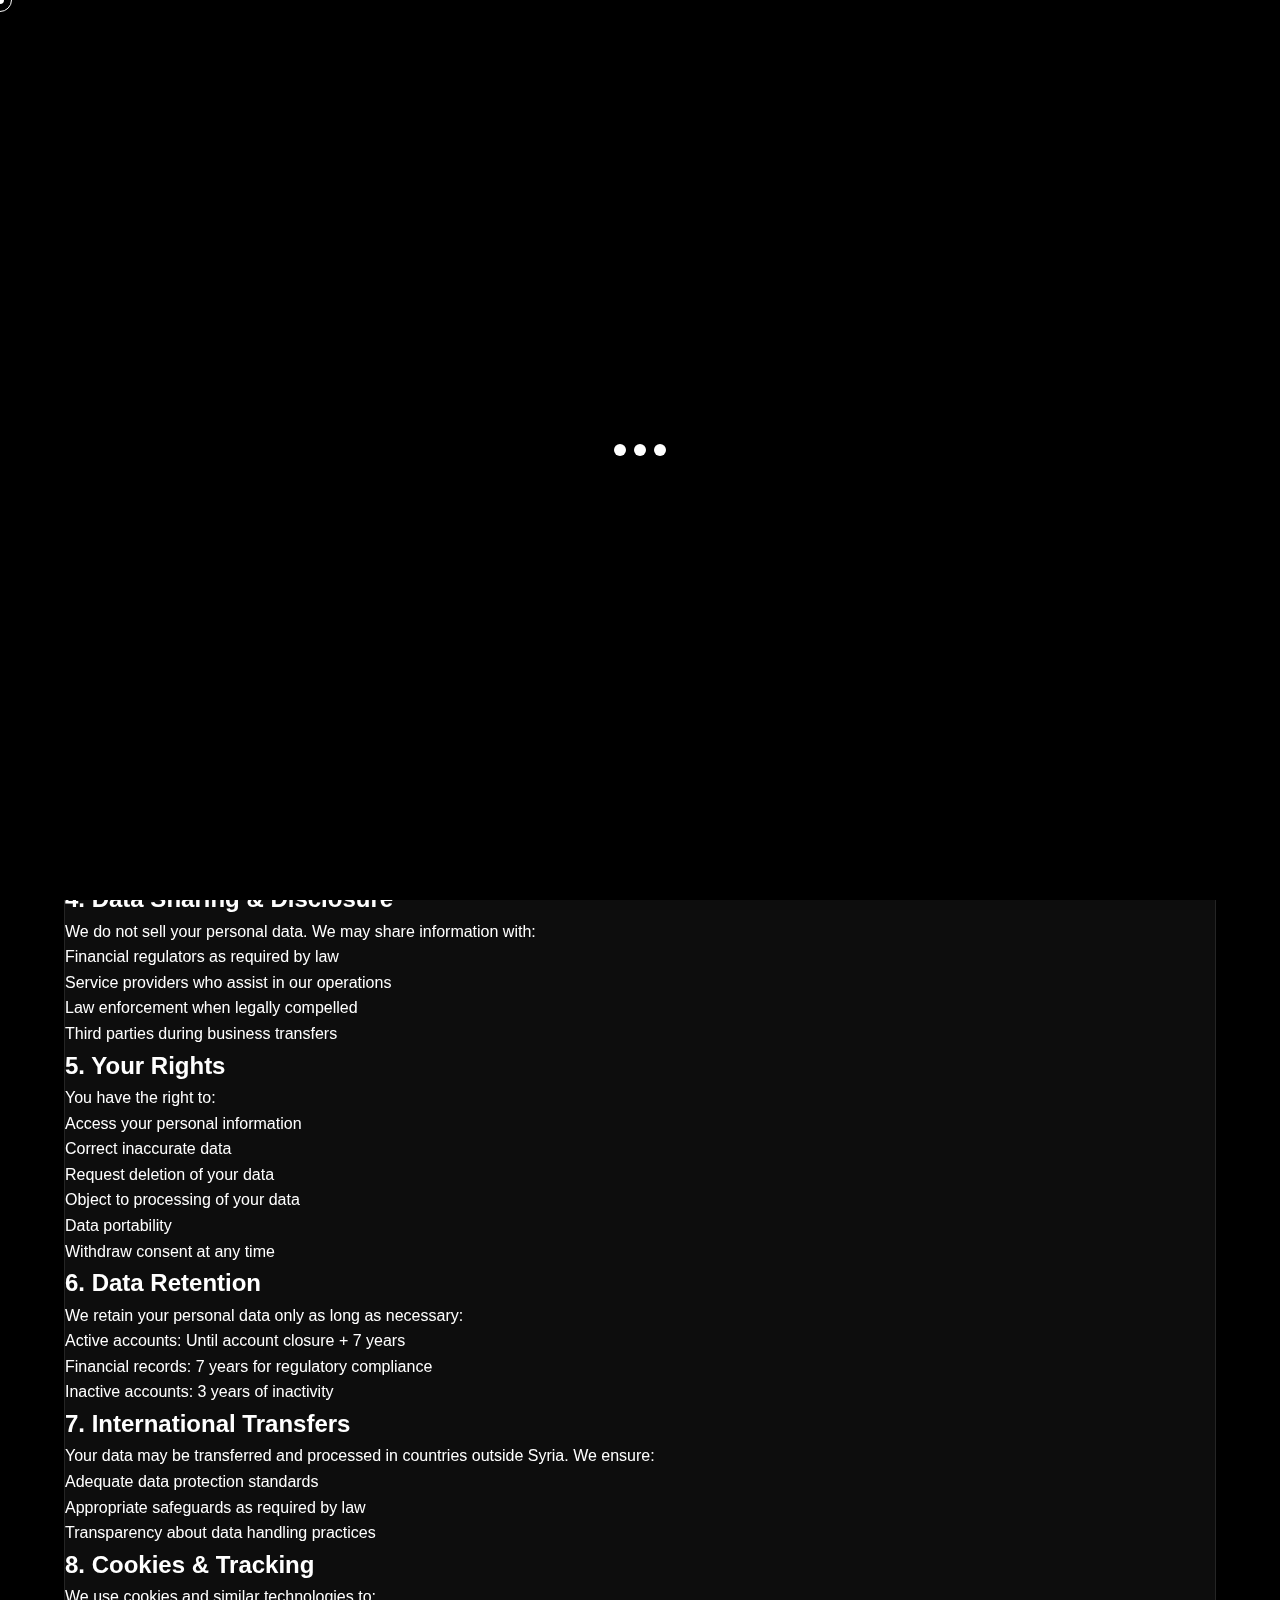
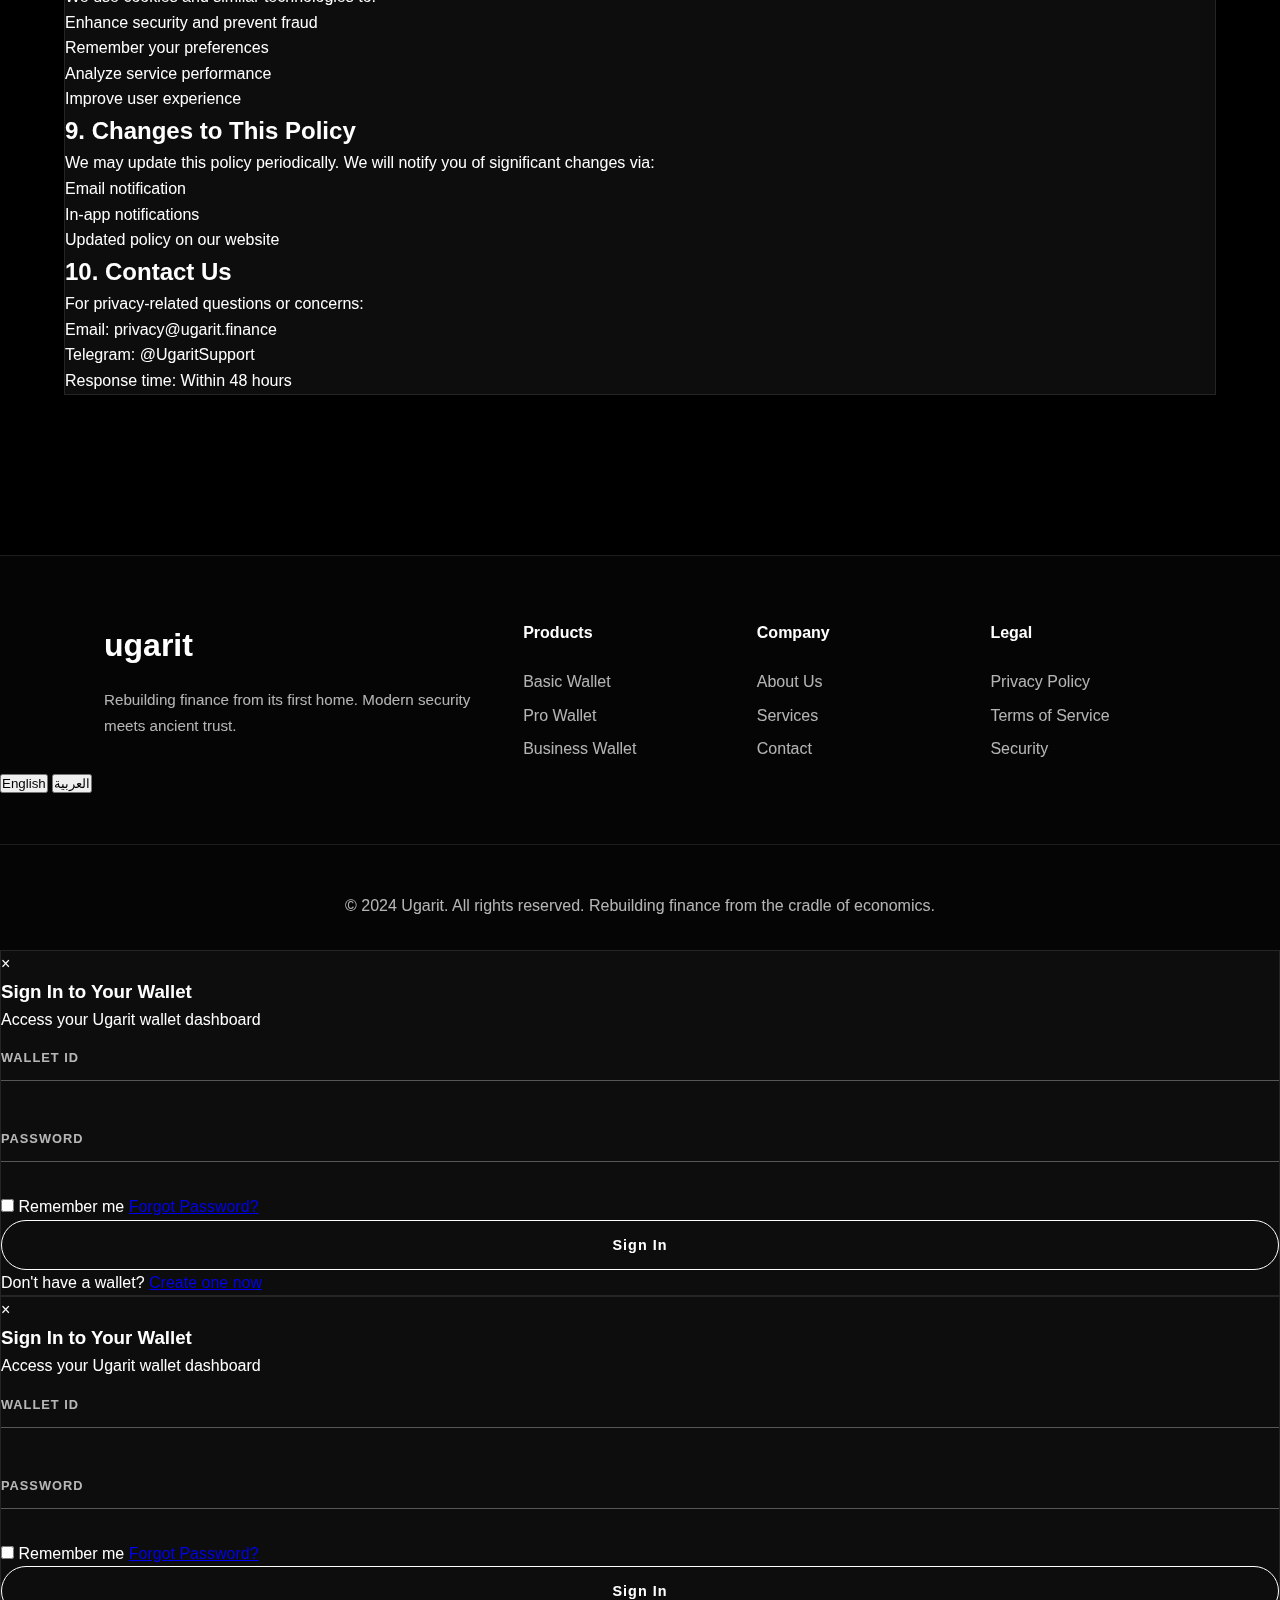
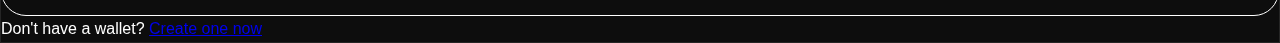
<file: privacy-policy.html>
<!DOCTYPE html>
<html lang="en" dir="ltr">

<head>
    <!-- Google Fonts for Arabic -->
    <link rel="preconnect" href="https://fonts.googleapis.com">
    <link rel="preconnect" href="https://fonts.gstatic.com" crossorigin>
    <link href="https://fonts.googleapis.com/css2?family=Almarai:wght@300;400;700;800&display=swap" rel="stylesheet">
    <meta charset="UTF-8">
    <meta name="viewport" content="width=device-width, initial-scale=1.0">
    <title data-i18n="site.title">Privacy Policy - Ugarit</title>
    <meta name="description" content="" data-i18n="site.description">
    <link rel="stylesheet" href="css/style.css">
    <link rel="stylesheet" href="css/responsive.css">
    <link rel="stylesheet" href="css/rtl.css">
</head>

<body>
    <!-- Page Loader -->
    <div class="page-loader">
        <div class="loading-animation">
            <div class="loading-dot"></div>
            <div class="loading-dot"></div>
            <div class="loading-dot"></div>
        </div>
    </div>

    <!-- Advanced Cursor -->
    <div class="advanced-cursor"></div>
    <div class="cursor-follower"></div>

    <!-- Scroll Progress -->
    <div class="scroll-progress"></div>

    <div class="page-container legal-page">
        <!-- Updated Header -->
        <header class="header">
            <a href="index.html" class="logo" data-i18n="home.title">ugarit</a>
            <nav class="tabs">
                <a href="about.html" class="tab-link" data-i18n="nav.about">about us</a>
                <a href="products.html" class="tab-link" data-i18n="nav.products">products</a>
                <a href="services.html" class="tab-link" data-i18n="nav.services">services</a>
            </nav>

            <!-- Dynamic Auth Buttons -->
            <div class="auth-buttons" id="authButtons">
                <!-- When user is NOT logged in -->
                <div class="logged-out">
                    <a href="create-wallet.html" class="create-wallet-btn" data-i18n="nav.create_wallet">Create Wallet</a>
                    <button class="signin-wallet-btn" onclick="showSignInModal()" data-i18n="nav.sign_in_wallet">Sign In Wallet</button>
                </div>

                <!-- When user IS logged in -->
                <div class="logged-in" style="display: none;">
                    <a href="user-dashboard.html" class="wallet-dashboard-btn">My Wallet</a>
                    <button class="logout-btn" onclick="logoutUser()">Log Out</button>
                </div>
            </div>

            <!-- Mobile Menu Button -->
            <button class="mobile-menu-btn">
        <span class="menu-line"></span>
        <span class="menu-line"></span>
        <span class="menu-line"></span>
    </button>
        </header>

        <!-- Mobile Menu -->
        <div class="mobile-menu">
            <nav class="mobile-nav">
                <a href="about.html" data-i18n="nav.about">about us</a>
                <a href="products.html" data-i18n="nav.products">products</a>
                <a href="services.html" data-i18n="nav.services">services</a>
                <a href="create-wallet.html" class="monochrome-cta" data-i18n="nav.create_wallet">Create Wallet</a>
            </nav>
        </div>

        <main class="main-content">
            <div class="background-elements">
                <div class="monochrome-glow glow-1 parallax" data-speed="0.3" style="left: 20%; top: 30%;"></div>
                <div class="monochrome-glow glow-2 parallax" data-speed="0.5" style="right: 25%; top: 60%;"></div>
            </div>

            <div class="legal-content">
                <div class="page-header">
                    <h1 class="page-title reveal-text" data-i18n="legal.privacy_title">Privacy Policy</h1>
                    <p class="page-subtitle reveal-text" data-i18n="legal.privacy_subtitle">Last updated: November 2025</p>
                    <div class="title-divider"></div>
                </div>

                <div class="legal-sections glass-card">
                    <section class="legal-section">
                        <h2 data-i18n="legal.info_collection">1. Information We Collect</h2>
                        <p data-i18n="legal.info_collection_desc">Ugarit collects information necessary to provide our financial services:</p>
                        <ul>
                            <li data-i18n="legal.personal_id"><strong>Personal Identification:</strong> Name, email, phone number, government ID</li>
                            <li data-i18n="legal.financial_info"><strong>Financial Information:</strong> Transaction history, wallet balances, payment methods</li>
                            <li data-i18n="legal.technical_data"><strong>Technical Data:</strong> IP address, device information, browser type</li>
                            <li data-i18n="legal.usage_data"><strong>Usage Data:</strong> How you interact with our services</li>
                        </ul>
                    </section>

                    <section class="legal-section">
                        <h2 data-i18n="legal.data_usage">2. How We Use Your Information</h2>
                        <p data-i18n="legal.data_usage_desc">We use your information to:</p>
                        <ul>
                            <li data-i18n="legal.provide_services">Provide and maintain our financial services</li>
                            <li data-i18n="legal.process_transactions">Process transactions and prevent fraud</li>
                            <li data-i18n="legal.legal_compliance">Comply with legal obligations</li>
                            <li data-i18n="legal.improve_services">Improve our services and user experience</li>
                            <li data-i18n="legal.communicate_updates">Communicate important updates and security alerts</li>
                        </ul>
                    </section>

                    <section class="legal-section">
                        <h2 data-i18n="legal.data_protection">3. Data Protection & Security</h2>
                        <p data-i18n="legal.data_protection_desc">We implement military-grade security measures:</p>
                        <ul>
                            <li data-i18n="legal.encryption">End-to-end encryption for all data transmission</li>
                            <li data-i18n="legal.secure_storage">Secure storage with AES-256 encryption</li>
                            <li data-i18n="legal.security_audits">Regular security audits and penetration testing</li>
                            <li data-i18n="legal.mfa">Multi-factor authentication for account access</li>
                            <li data-i18n="legal.monitoring">Continuous monitoring for suspicious activities</li>
                        </ul>
                    </section>

                    <section class="legal-section">
                        <h2 data-i18n="legal.data_sharing">4. Data Sharing & Disclosure</h2>
                        <p data-i18n="legal.data_sharing_desc">We do not sell your personal data. We may share information with:</p>
                        <ul>
                            <li data-i18n="legal.regulators">Financial regulators as required by law</li>
                            <li data-i18n="legal.service_providers">Service providers who assist in our operations</li>
                            <li data-i18n="legal.law_enforcement">Law enforcement when legally compelled</li>
                            <li data-i18n="legal.business_transfers">Third parties during business transfers</li>
                        </ul>
                    </section>

                    <section class="legal-section">
                        <h2 data-i18n="legal.your_rights">5. Your Rights</h2>
                        <p data-i18n="legal.your_rights_desc">You have the right to:</p>
                        <ul>
                            <li data-i18n="legal.access_data">Access your personal information</li>
                            <li data-i18n="legal.correct_data">Correct inaccurate data</li>
                            <li data-i18n="legal.delete_data">Request deletion of your data</li>
                            <li data-i18n="legal.object_processing">Object to processing of your data</li>
                            <li data-i18n="legal.data_portability">Data portability</li>
                            <li data-i18n="legal.withdraw_consent">Withdraw consent at any time</li>
                        </ul>
                    </section>

                    <section class="legal-section">
                        <h2 data-i18n="legal.data_retention">6. Data Retention</h2>
                        <p data-i18n="legal.data_retention_desc">We retain your personal data only as long as necessary:</p>
                        <ul>
                            <li data-i18n="legal.active_accounts">Active accounts: Until account closure + 7 years</li>
                            <li data-i18n="legal.financial_records">Financial records: 7 years for regulatory compliance</li>
                            <li data-i18n="legal.inactive_accounts">Inactive accounts: 3 years of inactivity</li>
                        </ul>
                    </section>

                    <section class="legal-section">
                        <h2 data-i18n="legal.international_transfers">7. International Transfers</h2>
                        <p data-i18n="legal.international_transfers_desc">Your data may be transferred and processed in countries outside Syria. We ensure:</p>
                        <ul>
                            <li data-i18n="legal.protection_standards">Adequate data protection standards</li>
                            <li data-i18n="legal.safeguards">Appropriate safeguards as required by law</li>
                            <li data-i18n="legal.transparency">Transparency about data handling practices</li>
                        </ul>
                    </section>

                    <section class="legal-section">
                        <h2 data-i18n="legal.cookies">8. Cookies & Tracking</h2>
                        <p data-i18n="legal.cookies_desc">We use cookies and similar technologies to:</p>
                        <ul>
                            <li data-i18n="legal.enhance_security">Enhance security and prevent fraud</li>
                            <li data-i18n="legal.remember_preferences">Remember your preferences</li>
                            <li data-i18n="legal.analyze_performance">Analyze service performance</li>
                            <li data-i18n="legal.improve_experience">Improve user experience</li>
                        </ul>
                    </section>

                    <section class="legal-section">
                        <h2 data-i18n="legal.policy_changes">9. Changes to This Policy</h2>
                        <p data-i18n="legal.policy_changes_desc">We may update this policy periodically. We will notify you of significant changes via:</p>
                        <ul>
                            <li data-i18n="legal.email_notification">Email notification</li>
                            <li data-i18n="legal.in_app_notifications">In-app notifications</li>
                            <li data-i18n="legal.updated_policy">Updated policy on our website</li>
                        </ul>
                    </section>

                    <section class="legal-section">
                        <h2 data-i18n="legal.contact_privacy">10. Contact Us</h2>
                        <p data-i18n="legal.contact_privacy_desc">For privacy-related questions or concerns:</p>
                        <ul>
                            <li data-i18n="legal.privacy_email">Email: privacy@ugarit.finance</li>
                            <li data-i18n="legal.privacy_telegram">Telegram: @UgaritSupport</li>
                            <li data-i18n="legal.privacy_response">Response time: Within 48 hours</li>
                        </ul>
                    </section>
                </div>
            </div>
        </main>

        <!-- Enhanced Footer -->
        <footer class="premium-footer">
            <div class="footer-grid">
                <div class="footer-brand">
                    <div class="logo" data-i18n="home.title">ugarit</div>
                    <p class="monochrome-text" data-i18n="footer.tagline">Rebuilding finance from its first home. Modern security meets ancient trust.</p>
                </div>
                <div class="footer-links">
                    <h4 data-i18n="footer.products">Products</h4>
                    <a href="products.html" data-i18n="footer.basic_wallet">Basic Wallet</a>
                    <a href="products.html" data-i18n="footer.pro_wallet">Pro Wallet</a>
                    <a href="products.html" data-i18n="footer.business_wallet">Business Wallet</a>
                </div>
                <div class="footer-links">
                    <h4 data-i18n="footer.company">Company</h4>
                    <a href="about.html" data-i18n="nav.about">About Us</a>
                    <a href="services.html" data-i18n="nav.services">Services</a>
                    <a href="create-wallet.html" data-i18n="footer.contact">Contact</a>
                </div>
                <div class="footer-links">
                    <h4 data-i18n="footer.legal">Legal</h4>
                    <a href="privacy-policy.html" data-i18n="footer.privacy_policy">Privacy Policy</a>
                    <a href="terms-of-service.html" data-i18n="footer.terms_service">Terms of Service</a>
                    <a href="security.html" data-i18n="footer.security">Security</a>
                </div>
            </div>

            <!-- Language Switcher in Footer -->
            <div class="footer-language-switcher">
                <button class="footer-lang-btn" data-lang="en">English</button>
                <button class="footer-lang-btn" data-lang="ar">العربية</button>
            </div>

            <div class="footer-bottom">
                <p data-i18n="footer.copyright">&copy; 2024 Ugarit. All rights reserved. Rebuilding finance from the cradle of economics.</p>
            </div>
        </footer>

        <script src="js/main.js"></script>
        <script src="js/language-switcher.js"></script>

        <!-- Sign In Modal -->
        <div id="signInModal" class="modal">
            <div class="modal-content glass-card">
                <span class="close-modal" onclick="closeSignInModal()">&times;</span>

                <div class="modal-header">
                    <h3>Sign In to Your Wallet</h3>
                    <p>Access your Ugarit wallet dashboard</p>
                </div>

                <form id="signInForm">
                    <div class="form-group">
                        <input type="text" id="walletId" required>
                        <label for="walletId">Wallet ID</label>
                        <div class="focus-line"></div>
                    </div>

                    <div class="form-group">
                        <input type="password" id="walletPassword" required>
                        <label for="walletPassword">Password</label>
                        <div class="focus-line"></div>
                    </div>

                    <div class="form-options">
                        <label class="remember-me">
                    <input type="checkbox" id="rememberMe">
                    <span>Remember me</span>
                </label>
                        <a href="#" class="forgot-password">Forgot Password?</a>
                    </div>

                    <button type="submit" class="monochrome-cta full-width">
                <span class="btn-text">Sign In</span>
                <span class="btn-loading" style="display: none;">Signing In...</span>
            </button>
                </form>

                <div class="modal-footer">
                    <p>Don't have a wallet? <a href="create-wallet.html">Create one now</a></p>
                </div>

                <div id="signInError" class="error-message" style="display: none;"></div>
            </div>
        </div>
        <!-- Sign In Modal -->
        <div id="signInModal" class="modal">
            <div class="modal-content glass-card">
                <span class="close-modal" onclick="closeSignInModal()">&times;</span>

                <div class="modal-header">
                    <h3>Sign In to Your Wallet</h3>
                    <p>Access your Ugarit wallet dashboard</p>
                </div>

                <form id="signInForm">
                    <div class="form-group">
                        <input type="text" id="walletId" required>
                        <label for="walletId">Wallet ID</label>
                        <div class="focus-line"></div>
                    </div>

                    <div class="form-group">
                        <input type="password" id="walletPassword" required>
                        <label for="walletPassword">Password</label>
                        <div class="focus-line"></div>
                    </div>

                    <div class="form-options">
                        <label class="remember-me">
                    <input type="checkbox" id="rememberMe">
                    <span>Remember me</span>
                </label>
                        <a href="#" class="forgot-password">Forgot Password?</a>
                    </div>

                    <button type="submit" class="monochrome-cta full-width">
                <span class="btn-text">Sign In</span>
                <span class="btn-loading" style="display: none;">Signing In...</span>
            </button>
                </form>

                <div class="modal-footer">
                    <p>Don't have a wallet? <a href="create-wallet.html">Create one now</a></p>
                </div>

                <div id="signInError" class="error-message" style="display: none;"></div>
            </div>
        </div>
</body>

</html>
</file>
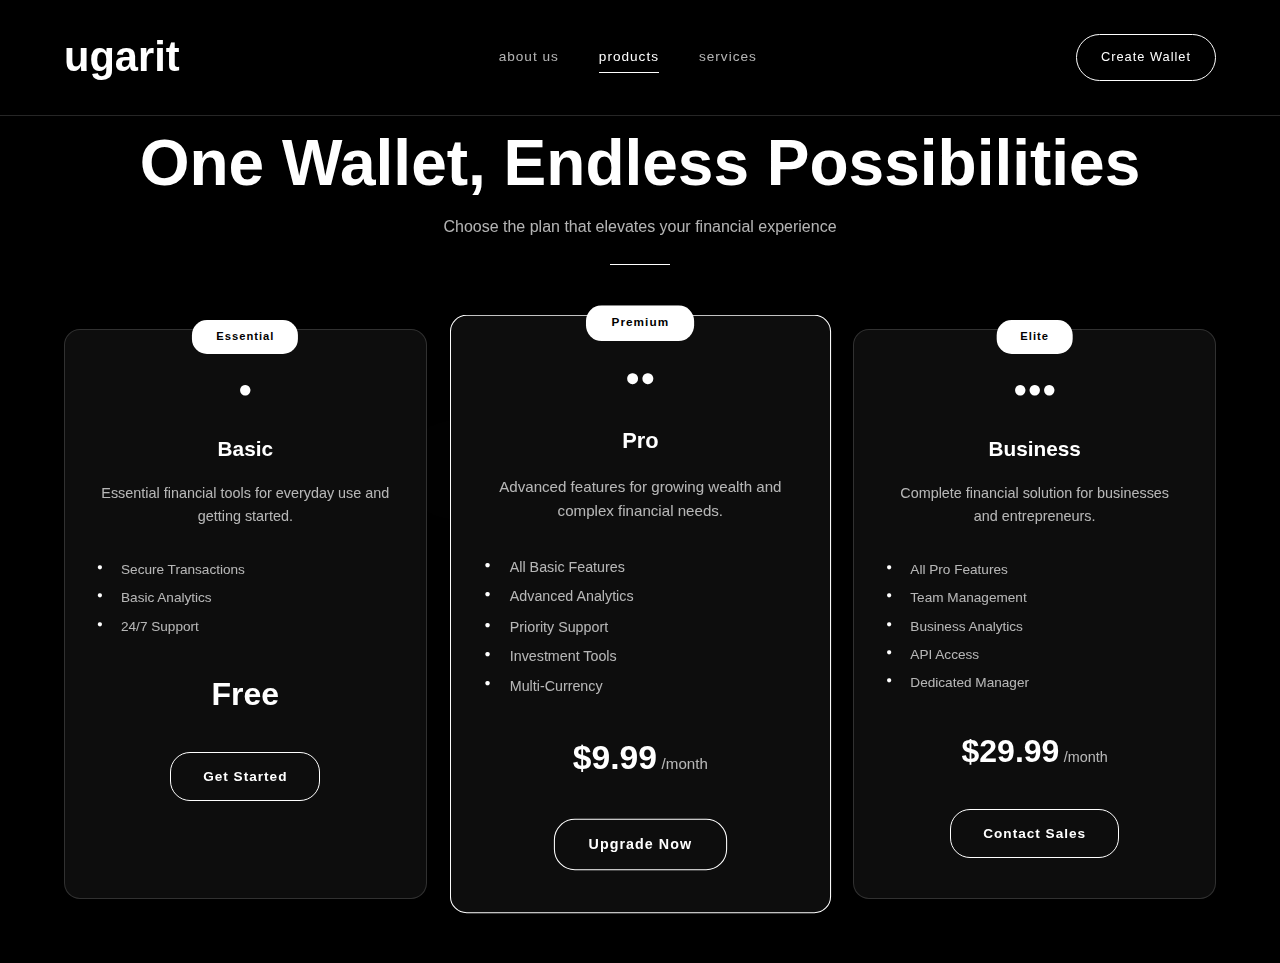
<file: products.html>
<!DOCTYPE html>
<html lang="en">

<head>
    <meta charset="UTF-8">
    <meta name="viewport" content="width=device-width, initial-scale=1.0">
    <title>Products - Ugarit</title>
    <link rel="stylesheet" href="css/style.css">
    <link rel="stylesheet" href="css/responsive.css">
</head>

<body>
    <div class="page-container products-page">
        <header class="header">
            <div class="logo">ugarit</div>
            <nav class="tabs">
                <a href="about.html" class="tab-link">about us</a>
                <a href="products.html" class="tab-link active">products</a>
                <a href="services.html" class="tab-link">services</a>
            </nav>
            <a href="create-wallet.html" class="create-wallet-btn">Create Wallet</a>
        </header>

        <main class="main-content">
            <div class="background-elements">
                <div class="monochrome-glow glow-1" style="left: 20%; top: 30%;"></div>
                <div class="monochrome-glow glow-2" style="right: 25%; top: 60%;"></div>
            </div>

            <div class="products-content">
                <div class="page-header">
                    <h1 class="page-title">One Wallet, Endless Possibilities</h1>
                    <p class="page-subtitle">Choose the plan that elevates your financial experience</p>
                    <div class="title-divider"></div>
                </div>

                <div class="products-grid">
                    <div class="product-card">
                        <div class="product-badge">Essential</div>
                        <div class="product-icon">●</div>
                        <h3 class="product-name">Basic</h3>
                        <p class="product-description">Essential financial tools for everyday use and getting started.</p>
                        <ul class="product-features">
                            <li>Secure Transactions</li>
                            <li>Basic Analytics</li>
                            <li>24/7 Support</li>
                        </ul>
                        <div class="product-price">
                            <span class="price-amount">Free</span>
                        </div>
                        <a href="create-wallet.html" class="product-cta">Get Started</a>
                    </div>

                    <div class="product-card featured">
                        <div class="product-badge">Premium</div>
                        <div class="product-icon">●●</div>
                        <h3 class="product-name">Pro</h3>
                        <p class="product-description">Advanced features for growing wealth and complex financial needs.</p>
                        <ul class="product-features">
                            <li>All Basic Features</li>
                            <li>Advanced Analytics</li>
                            <li>Priority Support</li>
                            <li>Investment Tools</li>
                            <li>Multi-Currency</li>
                        </ul>
                        <div class="product-price">
                            <span class="price-amount">$9.99</span>
                            <span class="price-period">/month</span>
                        </div>
                        <a href="create-wallet.html" class="product-cta">Upgrade Now</a>
                    </div>

                    <div class="product-card">
                        <div class="product-badge">Elite</div>
                        <div class="product-icon">●●●</div>
                        <h3 class="product-name">Business</h3>
                        <p class="product-description">Complete financial solution for businesses and entrepreneurs.</p>
                        <ul class="product-features">
                            <li>All Pro Features</li>
                            <li>Team Management</li>
                            <li>Business Analytics</li>
                            <li>API Access</li>
                            <li>Dedicated Manager</li>
                        </ul>
                        <div class="product-price">
                            <span class="price-amount">$29.99</span>
                            <span class="price-period">/month</span>
                        </div>
                        <a href="create-wallet.html" class="product-cta">Contact Sales</a>
                    </div>
                </div>
            </div>
        </main>
    </div>

    <script src="js/main.js"></script>
</body>

</html>
</file>
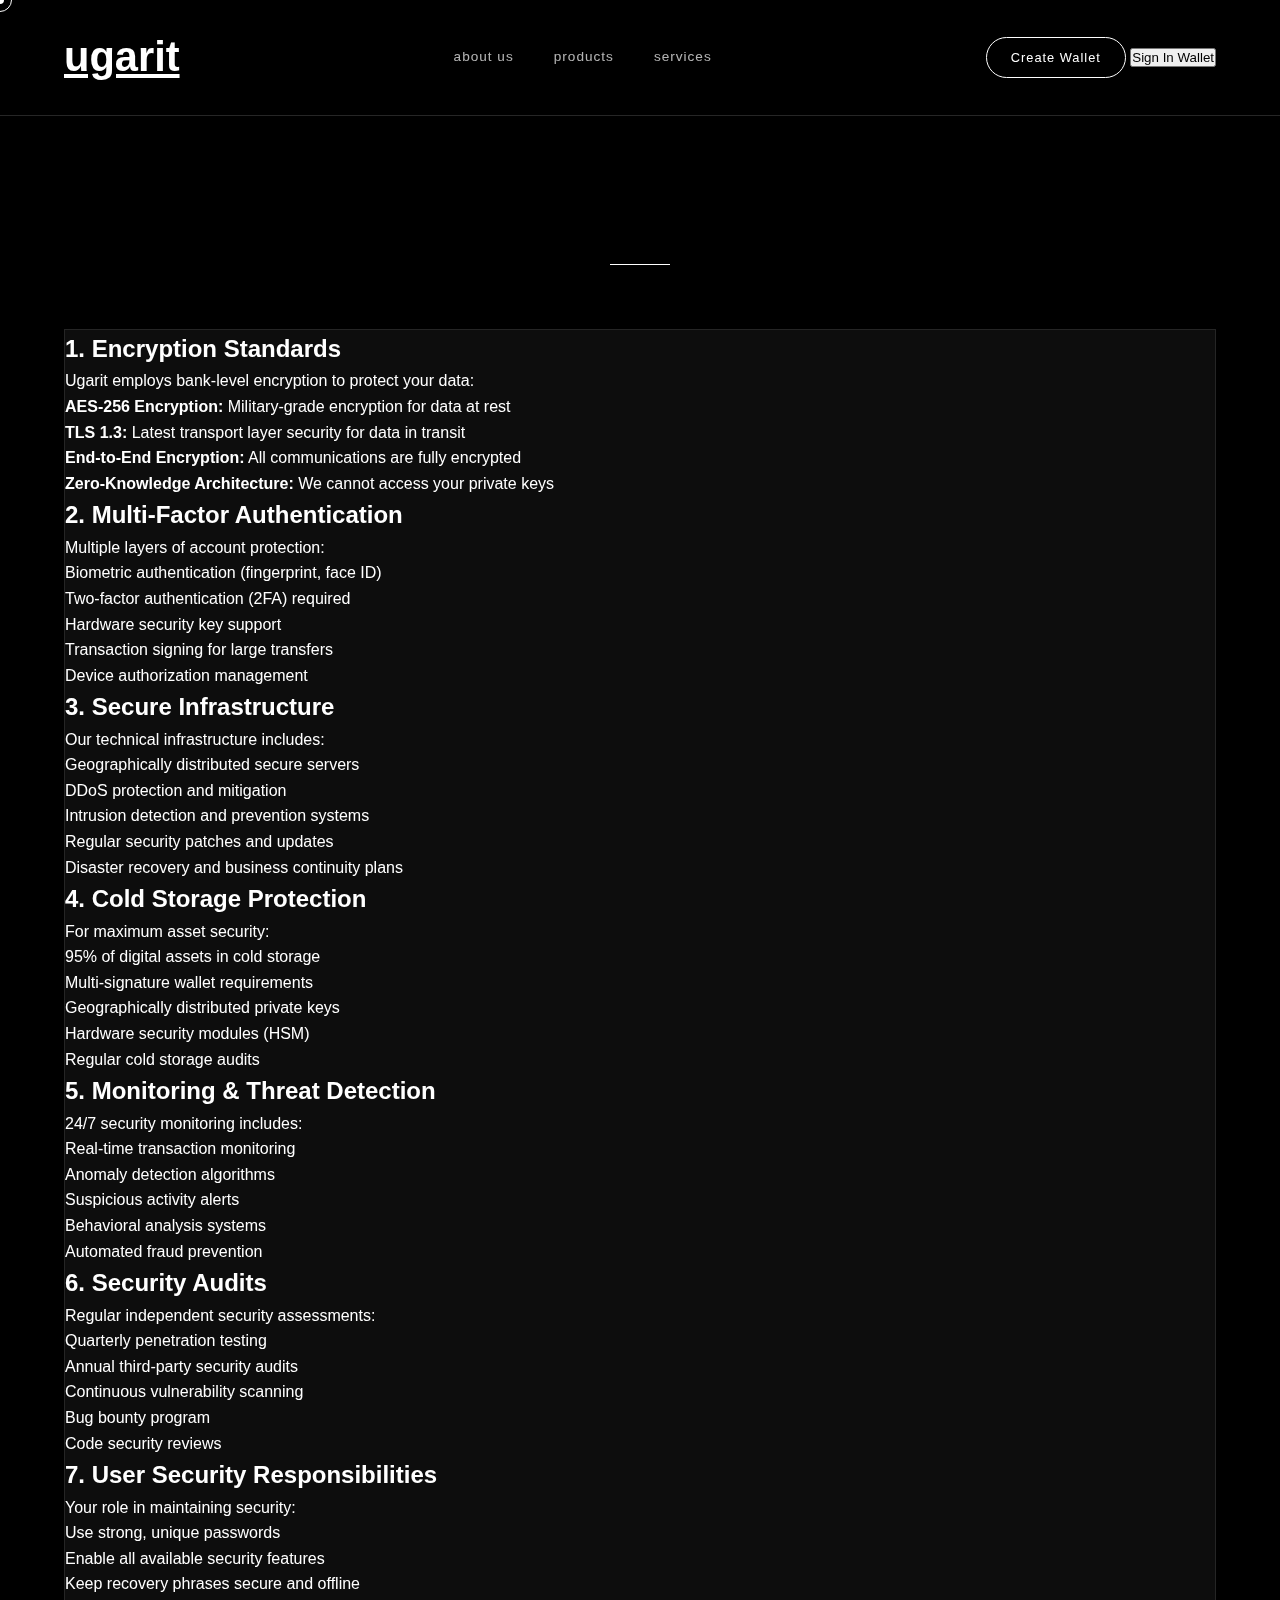
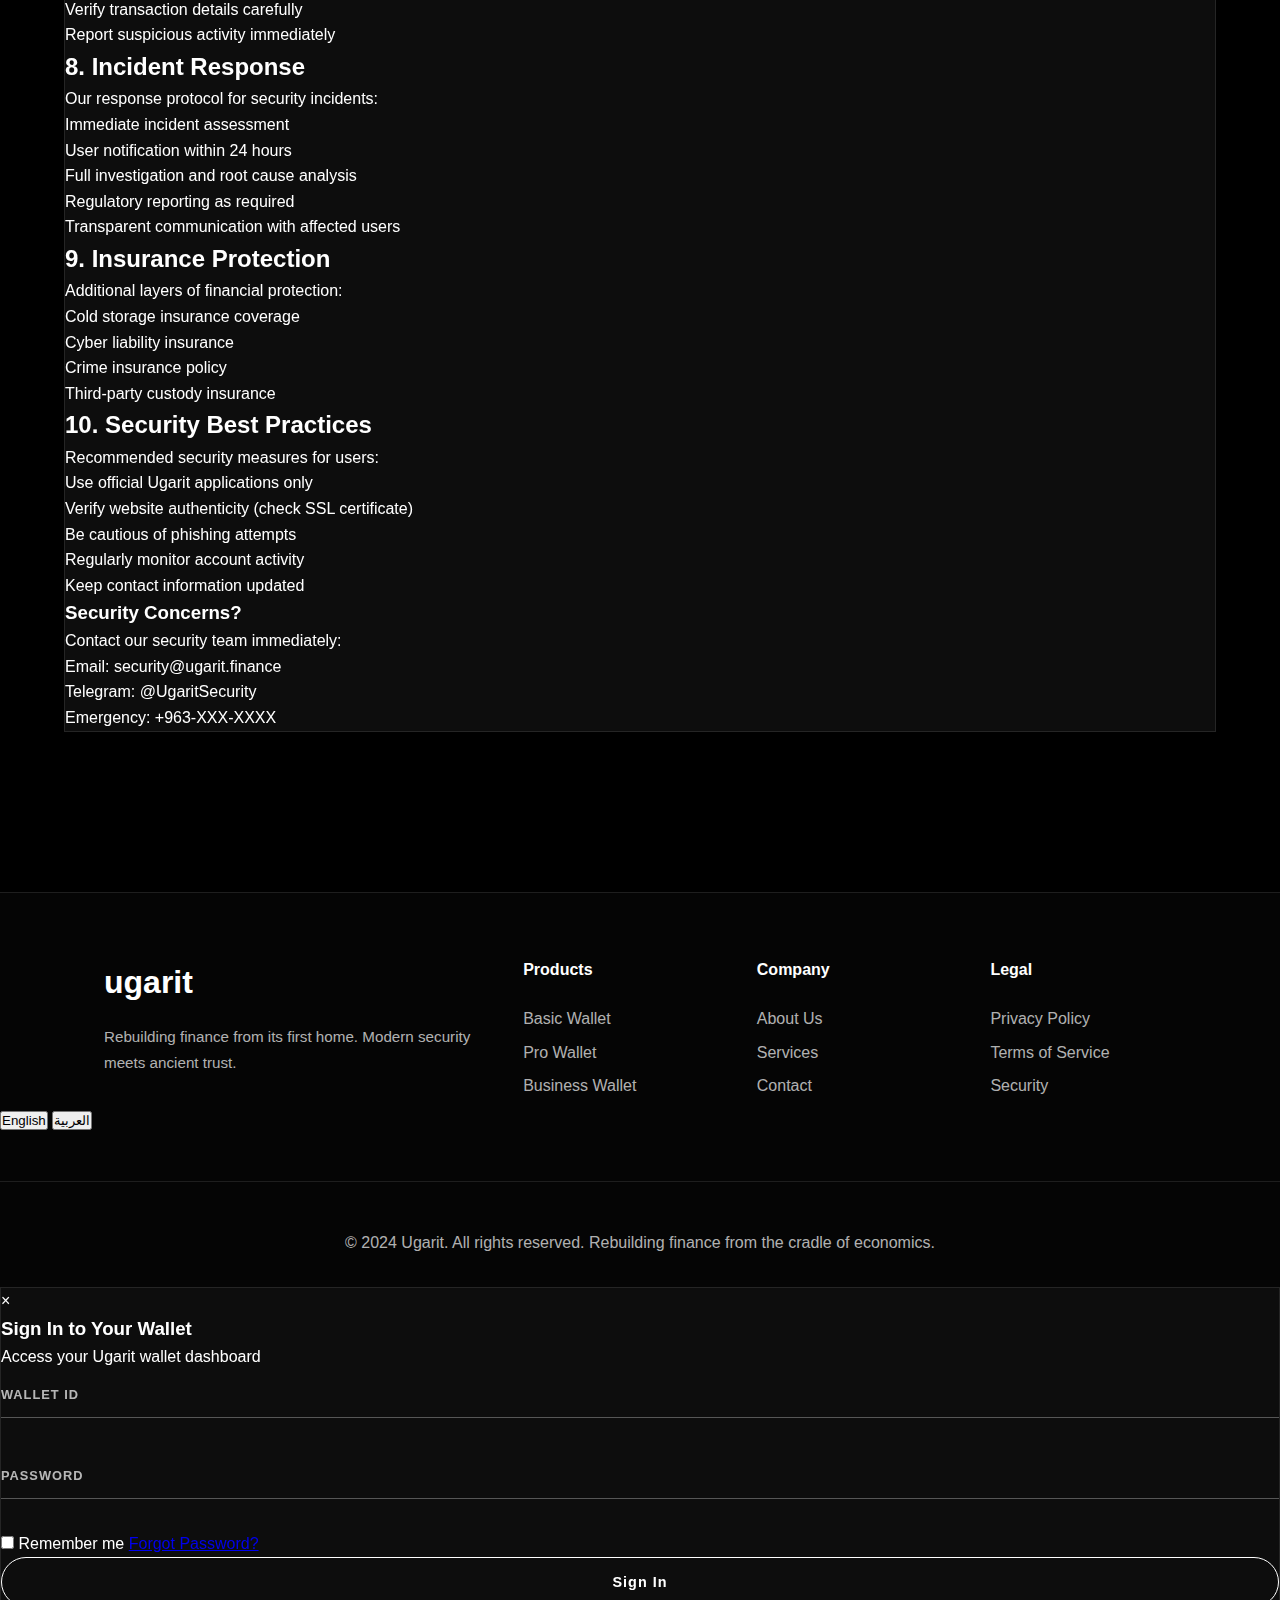
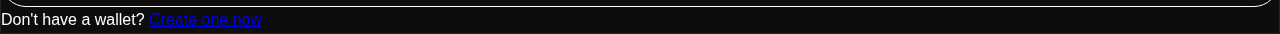
<file: security.html>
<!DOCTYPE html>
<html lang="en" dir="ltr">

<head>
    <!-- Google Fonts for Arabic -->
    <link rel="preconnect" href="https://fonts.googleapis.com">
    <link rel="preconnect" href="https://fonts.gstatic.com" crossorigin>
    <link href="https://fonts.googleapis.com/css2?family=Almarai:wght@300;400;700;800&display=swap" rel="stylesheet">
    <meta charset="UTF-8">
    <meta name="viewport" content="width=device-width, initial-scale=1.0">
    <title data-i18n="site.title">Security - Ugarit</title>
    <meta name="description" content="" data-i18n="site.description">
    <link rel="stylesheet" href="css/style.css">
    <link rel="stylesheet" href="css/responsive.css">
    <link rel="stylesheet" href="css/rtl.css">
</head>

<body>
    <!-- Page Loader -->
    <div class="page-loader">
        <div class="loading-animation">
            <div class="loading-dot"></div>
            <div class="loading-dot"></div>
            <div class="loading-dot"></div>
        </div>
    </div>

    <!-- Advanced Cursor -->
    <div class="advanced-cursor"></div>
    <div class="cursor-follower"></div>

    <!-- Scroll Progress -->
    <div class="scroll-progress"></div>

    <div class="page-container legal-page">
        <!-- Updated Header -->
        <header class="header">
            <a href="index.html" class="logo" data-i18n="home.title">ugarit</a>
            <nav class="tabs">
                <a href="about.html" class="tab-link" data-i18n="nav.about">about us</a>
                <a href="products.html" class="tab-link" data-i18n="nav.products">products</a>
                <a href="services.html" class="tab-link" data-i18n="nav.services">services</a>
            </nav>

            <!-- Dynamic Auth Buttons -->
            <div class="auth-buttons" id="authButtons">
                <!-- When user is NOT logged in -->
                <div class="logged-out">
                    <a href="create-wallet.html" class="create-wallet-btn" data-i18n="nav.create_wallet">Create Wallet</a>
                    <button class="signin-wallet-btn" onclick="showSignInModal()" data-i18n="nav.sign_in_wallet">Sign In Wallet</button>
                </div>

                <!-- When user IS logged in -->
                <div class="logged-in" style="display: none;">
                    <a href="user-dashboard.html" class="wallet-dashboard-btn">My Wallet</a>
                    <button class="logout-btn" onclick="logoutUser()">Log Out</button>
                </div>
            </div>

            <!-- Mobile Menu Button -->
            <button class="mobile-menu-btn">
        <span class="menu-line"></span>
        <span class="menu-line"></span>
        <span class="menu-line"></span>
    </button>
        </header>

        <!-- Mobile Menu -->
        <div class="mobile-menu">
            <nav class="mobile-nav">
                <a href="about.html" data-i18n="nav.about">about us</a>
                <a href="products.html" data-i18n="nav.products">products</a>
                <a href="services.html" data-i18n="nav.services">services</a>
                <a href="create-wallet.html" class="monochrome-cta" data-i18n="nav.create_wallet">Create Wallet</a>
            </nav>
        </div>

        <main class="main-content">
            <div class="minimal-dark-bg"></div>

            <div class="legal-content">
                <div class="page-header">
                    <h1 class="page-title reveal-text" data-i18n="legal.security_title">Security Framework</h1>
                    <p class="page-subtitle reveal-text" data-i18n="legal.security_subtitle">Military-Grade Protection for Your Assets</p>
                    <div class="title-divider"></div>
                </div>

                <div class="legal-sections glass-card">
                    <section class="legal-section">
                        <h2 data-i18n="legal.encryption_standards">1. Encryption Standards</h2>
                        <p data-i18n="legal.encryption_standards_desc">Ugarit employs bank-level encryption to protect your data:</p>
                        <ul>
                            <li data-i18n="legal.aes_encryption"><strong>AES-256 Encryption:</strong> Military-grade encryption for data at rest</li>
                            <li data-i18n="legal.tls_encryption"><strong>TLS 1.3:</strong> Latest transport layer security for data in transit</li>
                            <li data-i18n="legal.e2e_encryption"><strong>End-to-End Encryption:</strong> All communications are fully encrypted</li>
                            <li data-i18n="legal.zero_knowledge"><strong>Zero-Knowledge Architecture:</strong> We cannot access your private keys</li>
                        </ul>
                    </section>

                    <section class="legal-section">
                        <h2 data-i18n="legal.mfa_auth">2. Multi-Factor Authentication</h2>
                        <p data-i18n="legal.mfa_auth_desc">Multiple layers of account protection:</p>
                        <ul>
                            <li data-i18n="legal.biometric_auth">Biometric authentication (fingerprint, face ID)</li>
                            <li data-i18n="legal.two_factor">Two-factor authentication (2FA) required</li>
                            <li data-i18n="legal.hardware_keys">Hardware security key support</li>
                            <li data-i18n="legal.transaction_signing">Transaction signing for large transfers</li>
                            <li data-i18n="legal.device_management">Device authorization management</li>
                        </ul>
                    </section>

                    <section class="legal-section">
                        <h2 data-i18n="legal.secure_infrastructure">3. Secure Infrastructure</h2>
                        <p data-i18n="legal.secure_infrastructure_desc">Our technical infrastructure includes:</p>
                        <ul>
                            <li data-i18n="legal.distributed_servers">Geographically distributed secure servers</li>
                            <li data-i18n="legal.ddos_protection">DDoS protection and mitigation</li>
                            <li data-i18n="legal.intrusion_detection">Intrusion detection and prevention systems</li>
                            <li data-i18n="legal.security_patches">Regular security patches and updates</li>
                            <li data-i18n="legal.disaster_recovery">Disaster recovery and business continuity plans</li>
                        </ul>
                    </section>

                    <section class="legal-section">
                        <h2 data-i18n="legal.cold_storage">4. Cold Storage Protection</h2>
                        <p data-i18n="legal.cold_storage_desc">For maximum asset security:</p>
                        <ul>
                            <li data-i18n="legal.cold_storage_percentage">95% of digital assets in cold storage</li>
                            <li data-i18n="legal.multi_signature">Multi-signature wallet requirements</li>
                            <li data-i18n="legal.distributed_keys">Geographically distributed private keys</li>
                            <li data-i18n="legal.hardware_modules">Hardware security modules (HSM)</li>
                            <li data-i18n="legal.storage_audits">Regular cold storage audits</li>
                        </ul>
                    </section>

                    <section class="legal-section">
                        <h2 data-i18n="legal.monitoring_detection">5. Monitoring & Threat Detection</h2>
                        <p data-i18n="legal.monitoring_detection_desc">24/7 security monitoring includes:</p>
                        <ul>
                            <li data-i18n="legal.transaction_monitoring">Real-time transaction monitoring</li>
                            <li data-i18n="legal.anomaly_detection">Anomaly detection algorithms</li>
                            <li data-i18n="legal.suspicious_alerts">Suspicious activity alerts</li>
                            <li data-i18n="legal.behavioral_analysis">Behavioral analysis systems</li>
                            <li data-i18n="legal.fraud_prevention">Automated fraud prevention</li>
                        </ul>
                    </section>

                    <section class="legal-section">
                        <h2 data-i18n="legal.security_audits">6. Security Audits</h2>
                        <p data-i18n="legal.security_audits_desc">Regular independent security assessments:</p>
                        <ul>
                            <li data-i18n="legal.penetration_testing">Quarterly penetration testing</li>
                            <li data-i18n="legal.third_party_audits">Annual third-party security audits</li>
                            <li data-i18n="legal.vulnerability_scanning">Continuous vulnerability scanning</li>
                            <li data-i18n="legal.bug_bounty">Bug bounty program</li>
                            <li data-i18n="legal.code_reviews">Code security reviews</li>
                        </ul>
                    </section>

                    <section class="legal-section">
                        <h2 data-i18n="legal.user_security">7. User Security Responsibilities</h2>
                        <p data-i18n="legal.user_security_desc">Your role in maintaining security:</p>
                        <ul>
                            <li data-i18n="legal.strong_passwords">Use strong, unique passwords</li>
                            <li data-i18n="legal.enable_security">Enable all available security features</li>
                            <li data-i18n="legal.secure_recovery">Keep recovery phrases secure and offline</li>
                            <li data-i18n="legal.verify_transactions">Verify transaction details carefully</li>
                            <li data-i18n="legal.report_activity">Report suspicious activity immediately</li>
                        </ul>
                    </section>

                    <section class="legal-section">
                        <h2 data-i18n="legal.incident_response">8. Incident Response</h2>
                        <p data-i18n="legal.incident_response_desc">Our response protocol for security incidents:</p>
                        <ul>
                            <li data-i18n="legal.incident_assessment">Immediate incident assessment</li>
                            <li data-i18n="legal.user_notification">User notification within 24 hours</li>
                            <li data-i18n="legal.investigation">Full investigation and root cause analysis</li>
                            <li data-i18n="legal.regulatory_reporting">Regulatory reporting as required</li>
                            <li data-i18n="legal.transparent_communication">Transparent communication with affected users</li>
                        </ul>
                    </section>

                    <section class="legal-section">
                        <h2 data-i18n="legal.insurance_protection">9. Insurance Protection</h2>
                        <p data-i18n="legal.insurance_protection_desc">Additional layers of financial protection:</p>
                        <ul>
                            <li data-i18n="legal.cold_storage_insurance">Cold storage insurance coverage</li>
                            <li data-i18n="legal.cyber_insurance">Cyber liability insurance</li>
                            <li data-i18n="legal.crime_insurance">Crime insurance policy</li>
                            <li data-i18n="legal.custody_insurance">Third-party custody insurance</li>
                        </ul>
                    </section>

                    <section class="legal-section">
                        <h2 data-i18n="legal.security_best_practices">10. Security Best Practices</h2>
                        <p data-i18n="legal.security_best_practices_desc">Recommended security measures for users:</p>
                        <ul>
                            <li data-i18n="legal.official_apps">Use official Ugarit applications only</li>
                            <li data-i18n="legal.verify_website">Verify website authenticity (check SSL certificate)</li>
                            <li data-i18n="legal.phishing_caution">Be cautious of phishing attempts</li>
                            <li data-i18n="legal.monitor_activity">Regularly monitor account activity</li>
                            <li data-i18n="legal.update_contact">Keep contact information updated</li>
                        </ul>
                    </section>

                    <div class="security-contact">
                        <h3 data-i18n="legal.security_concerns">Security Concerns?</h3>
                        <p data-i18n="legal.security_contact_desc">Contact our security team immediately:</p>
                        <ul>
                            <li data-i18n="legal.security_email">Email: security@ugarit.finance</li>
                            <li data-i18n="legal.security_telegram">Telegram: @UgaritSecurity</li>
                            <li data-i18n="legal.emergency_contact">Emergency: +963-XXX-XXXX</li>
                        </ul>
                    </div>
                </div>
            </div>
        </main>

        <!-- Enhanced Footer -->
        <footer class="premium-footer">
            <div class="footer-grid">
                <div class="footer-brand">
                    <div class="logo" data-i18n="home.title">ugarit</div>
                    <p class="monochrome-text" data-i18n="footer.tagline">Rebuilding finance from its first home. Modern security meets ancient trust.</p>
                </div>
                <div class="footer-links">
                    <h4 data-i18n="footer.products">Products</h4>
                    <a href="products.html" data-i18n="footer.basic_wallet">Basic Wallet</a>
                    <a href="products.html" data-i18n="footer.pro_wallet">Pro Wallet</a>
                    <a href="products.html" data-i18n="footer.business_wallet">Business Wallet</a>
                </div>
                <div class="footer-links">
                    <h4 data-i18n="footer.company">Company</h4>
                    <a href="about.html" data-i18n="nav.about">About Us</a>
                    <a href="services.html" data-i18n="nav.services">Services</a>
                    <a href="create-wallet.html" data-i18n="footer.contact">Contact</a>
                </div>
                <div class="footer-links">
                    <h4 data-i18n="footer.legal">Legal</h4>
                    <a href="privacy-policy.html" data-i18n="footer.privacy_policy">Privacy Policy</a>
                    <a href="terms-of-service.html" data-i18n="footer.terms_service">Terms of Service</a>
                    <a href="security.html" data-i18n="footer.security">Security</a>
                </div>
            </div>

            <!-- Language Switcher in Footer -->
            <div class="footer-language-switcher">
                <button class="footer-lang-btn" data-lang="en">English</button>
                <button class="footer-lang-btn" data-lang="ar">العربية</button>
            </div>

            <div class="footer-bottom">
                <p data-i18n="footer.copyright">&copy; 2024 Ugarit. All rights reserved. Rebuilding finance from the cradle of economics.</p>
            </div>
        </footer>

        <script src="js/main.js"></script>
        <script src="js/language-switcher.js"></script>

        <!-- Sign In Modal -->
        <div id="signInModal" class="modal">
            <div class="modal-content glass-card">
                <span class="close-modal" onclick="closeSignInModal()">&times;</span>

                <div class="modal-header">
                    <h3 data-i18n="wallet.sign_in_title">Sign In to Your Wallet</h3>
                    <p data-i18n="wallet.sign_in_subtitle">Access your Ugarit wallet dashboard</p>
                </div>

                <form id="signInForm">
                    <div class="form-group">
                        <input type="text" id="walletId" required>
                        <label for="walletId" data-i18n="wallet.wallet_id">Wallet ID</label>
                        <div class="focus-line"></div>
                    </div>

                    <div class="form-group">
                        <input type="password" id="walletPassword" required>
                        <label for="walletPassword" data-i18n="wallet.password">Password</label>
                        <div class="focus-line"></div>
                    </div>

                    <div class="form-options">
                        <label class="remember-me">
                    <input type="checkbox" id="rememberMe">
                    <span data-i18n="wallet.remember_me">Remember me</span>
                </label>
                        <a href="#" class="forgot-password" data-i18n="wallet.forgot_password">Forgot Password?</a>
                    </div>

                    <button type="submit" class="monochrome-cta full-width">
                <span class="btn-text" data-i18n="wallet.sign_in">Sign In</span>
                <span class="btn-loading" style="display: none;" data-i18n="wallet.signing_in">Signing In...</span>
            </button>
                </form>

                <div class="modal-footer">
                    <p>
                        <span data-i18n="wallet.no_wallet">Don't have a wallet?</span>
                        <a href="create-wallet.html" data-i18n="wallet.create_one">Create one now</a>
                    </p>
                </div>

                <div id="signInError" class="error-message" style="display: none;"></div>
            </div>
        </div>
</body>

</html>
</file>
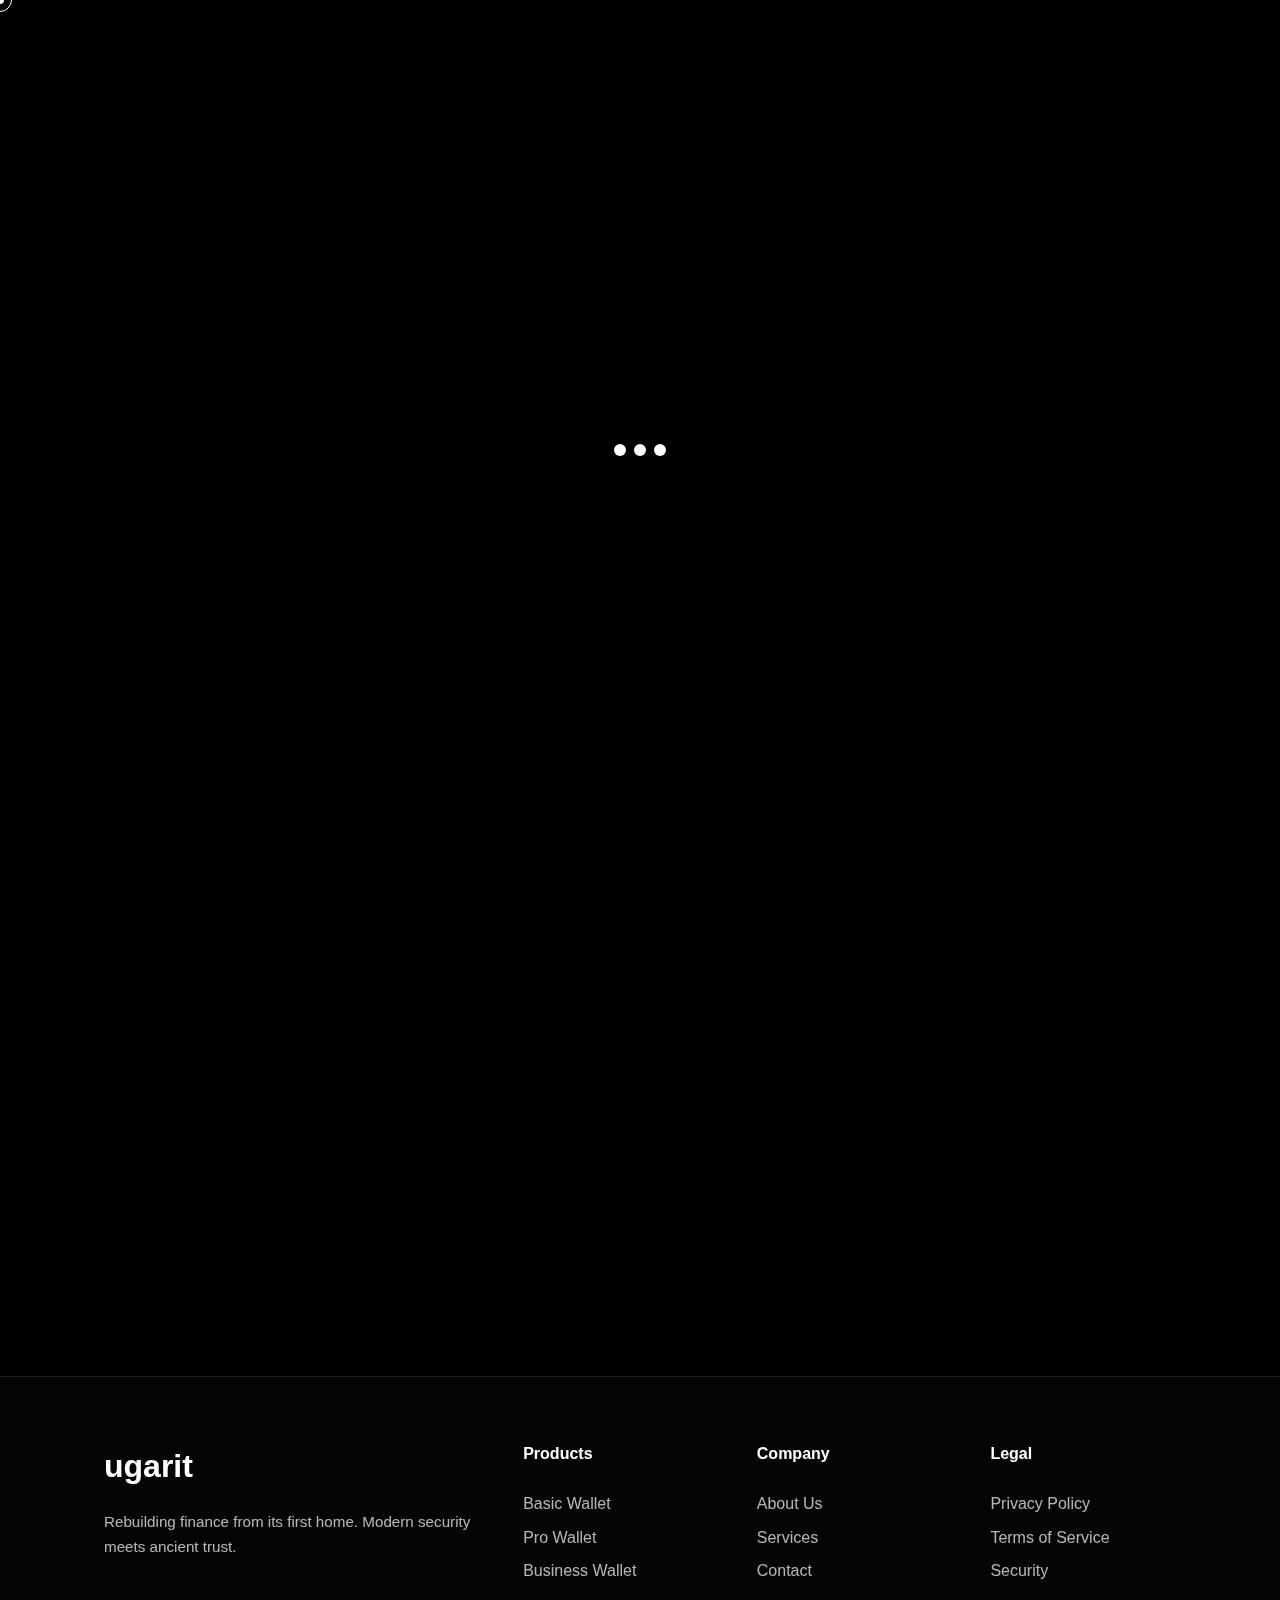
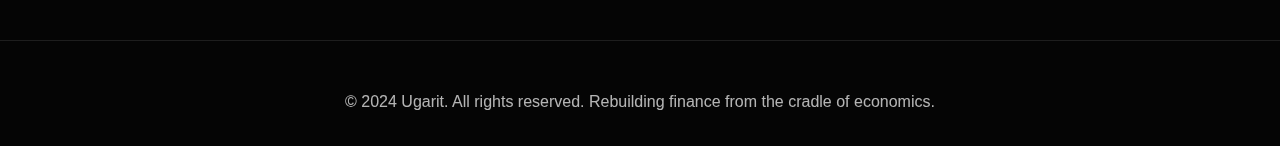
<file: services.html>
<!DOCTYPE html>

<html lang="en">



<head>

    <meta charset="UTF-8">

    <meta name="viewport" content="width=device-width, initial-scale=1.0">

    <title>Services - Ugarit</title>

    <link rel="stylesheet" href="css/style.css">

    <link rel="stylesheet" href="css/responsive.css">

</head>



<body>

    <div class="dynamic-gradient-bg"></div>

    <!-- Page Loader -->

    <div class="page-loader">

        <div class="loading-animation">

            <div class="loading-dot"></div>

            <div class="loading-dot"></div>

            <div class="loading-dot"></div>

        </div>

    </div>



    <!-- Advanced Cursor -->

    <div class="advanced-cursor"></div>

    <div class="cursor-follower"></div>



    <!-- Scroll Progress -->

    <div class="scroll-progress"></div>



    <div class="page-container services-page">

        <header class="header">

            <div class="logo">ugarit</div>

            <nav class="tabs">

                <a href="about.html" class="tab-link">about us</a>

                <a href="products.html" class="tab-link">products</a>

                <a href="services.html" class="tab-link active">services</a>

            </nav>

            <a href="create-wallet.html" class="create-wallet-btn">Create Wallet</a>



            <!-- Mobile Menu Button -->

            <button class="mobile-menu-btn">

                <span class="menu-line"></span>

                <span class="menu-line"></span>

                <span class="menu-line"></span>

            </button>

        </header>



        <!-- Mobile Menu -->

        <div class="mobile-menu">

            <nav class="mobile-nav">

                <a href="about.html">about us</a>

                <a href="products.html">products</a>

                <a href="services.html">services</a>

                <a href="create-wallet.html" class="monochrome-cta">Create Wallet</a>

            </nav>

        </div>



        <main class="main-content">

            <div class="background-elements">

                <div class="monochrome-glow glow-1 parallax" data-speed="0.3" style="left: 30%; top: 20%;"></div>

                <div class="monochrome-glow glow-2 parallax" data-speed="0.5" style="right: 20%; top: 70%;"></div>

            </div>



            <div class="services-content">

                <div class="page-header">

                    <h1 class="page-title reveal-text">Our Services</h1>

                    <p class="page-subtitle reveal-text">Comprehensive financial solutions crafted for modern needs</p>

                    <div class="title-divider"></div>

                </div>



                <div class="services-grid">

                    <div class="service-card glass-card card-hover-lift reveal-text">

                        <div class="service-icon">●</div>

                        <h3 class="service-name">Secure Digital Wallet</h3>

                        <p class="service-description">Military-grade encrypted digital wallet for secure financial operations across Syria.</p>

                    </div>



                    <div class="service-card glass-card card-hover-lift reveal-text">

                        <div class="service-icon">●</div>

                        <h3 class="service-name">Instant Transfers</h3>

                        <p class="service-description">Send and receive money instantly between users with minimal fees and maximum security.</p>

                    </div>



                    <div class="service-card glass-card card-hover-lift reveal-text">

                        <div class="service-icon">●</div>

                        <h3 class="service-name">Financial Analytics</h3>

                        <p class="service-description">AI-powered insights into spending habits with personalized financial recommendations.</p>

                    </div>



                    <div class="service-card glass-card card-hover-lift reveal-text">

                        <div class="service-icon">●</div>

                        <h3 class="service-name">Currency Exchange</h3>

                        <p class="service-description">Seamless exchange between Syrian Pound and other currencies with real-time rates.</p>

                    </div>



                    <div class="service-card glass-card card-hover-lift reveal-text">

                        <div class="service-icon">●</div>

                        <h3 class="service-name">Asset Protection</h3>

                        <p class="service-description">Advanced security with multi-signature transactions and biometric authentication.</p>

                    </div>



                    <div class="service-card glass-card card-hover-lift reveal-text">

                        <div class="service-icon">●</div>

                        <h3 class="service-name">Mobile Banking</h3>

                        <p class="service-description">Complete banking services accessible from smartphone, designed for Syrian market.</p>

                    </div>

                </div>



                <div class="services-cta glass-card reveal-text">

                    <h2 class="cta-title">Ready to Experience Modern Banking?</h2>

                    <p class="cta-subtitle">Join thousands of Syrians who trust Ugarit with their financial future.</p>

                    <a href="create-wallet.html" class="monochrome-cta">Create Your Wallet</a>

                </div>

            </div>

        </main>



        <!-- Enhanced Footer -->

        <footer class="premium-footer">

            <div class="footer-grid">

                <div class="footer-brand">

                    <div class="logo">ugarit</div>

                    <p class="monochrome-text">Rebuilding finance from its first home. Modern security meets ancient trust.</p>

                </div>

                <div class="footer-links">

                    <h4>Products</h4>

                    <a href="products.html">Basic Wallet</a>

                    <a href="products.html">Pro Wallet</a>

                    <a href="products.html">Business Wallet</a>

                </div>

                <div class="footer-links">

                    <h4>Company</h4>

                    <a href="about.html">About Us</a>

                    <a href="services.html">Services</a>

                    <a href="create-wallet.html">Contact</a>

                </div>

                <div class="footer-links">

                    <h4>Legal</h4>

                    <a href="#">Privacy Policy</a>

                    <a href="#">Terms of Service</a>

                    <a href="#">Security</a>

                </div>

            </div>

            <div class="footer-bottom">

                <p>&copy; 2024 Ugarit. All rights reserved. Rebuilding finance from the cradle of economics.</p>

            </div>

        </footer>

    </div>



    <script src="js/main.js"></script>

</body>



</html>
</file>
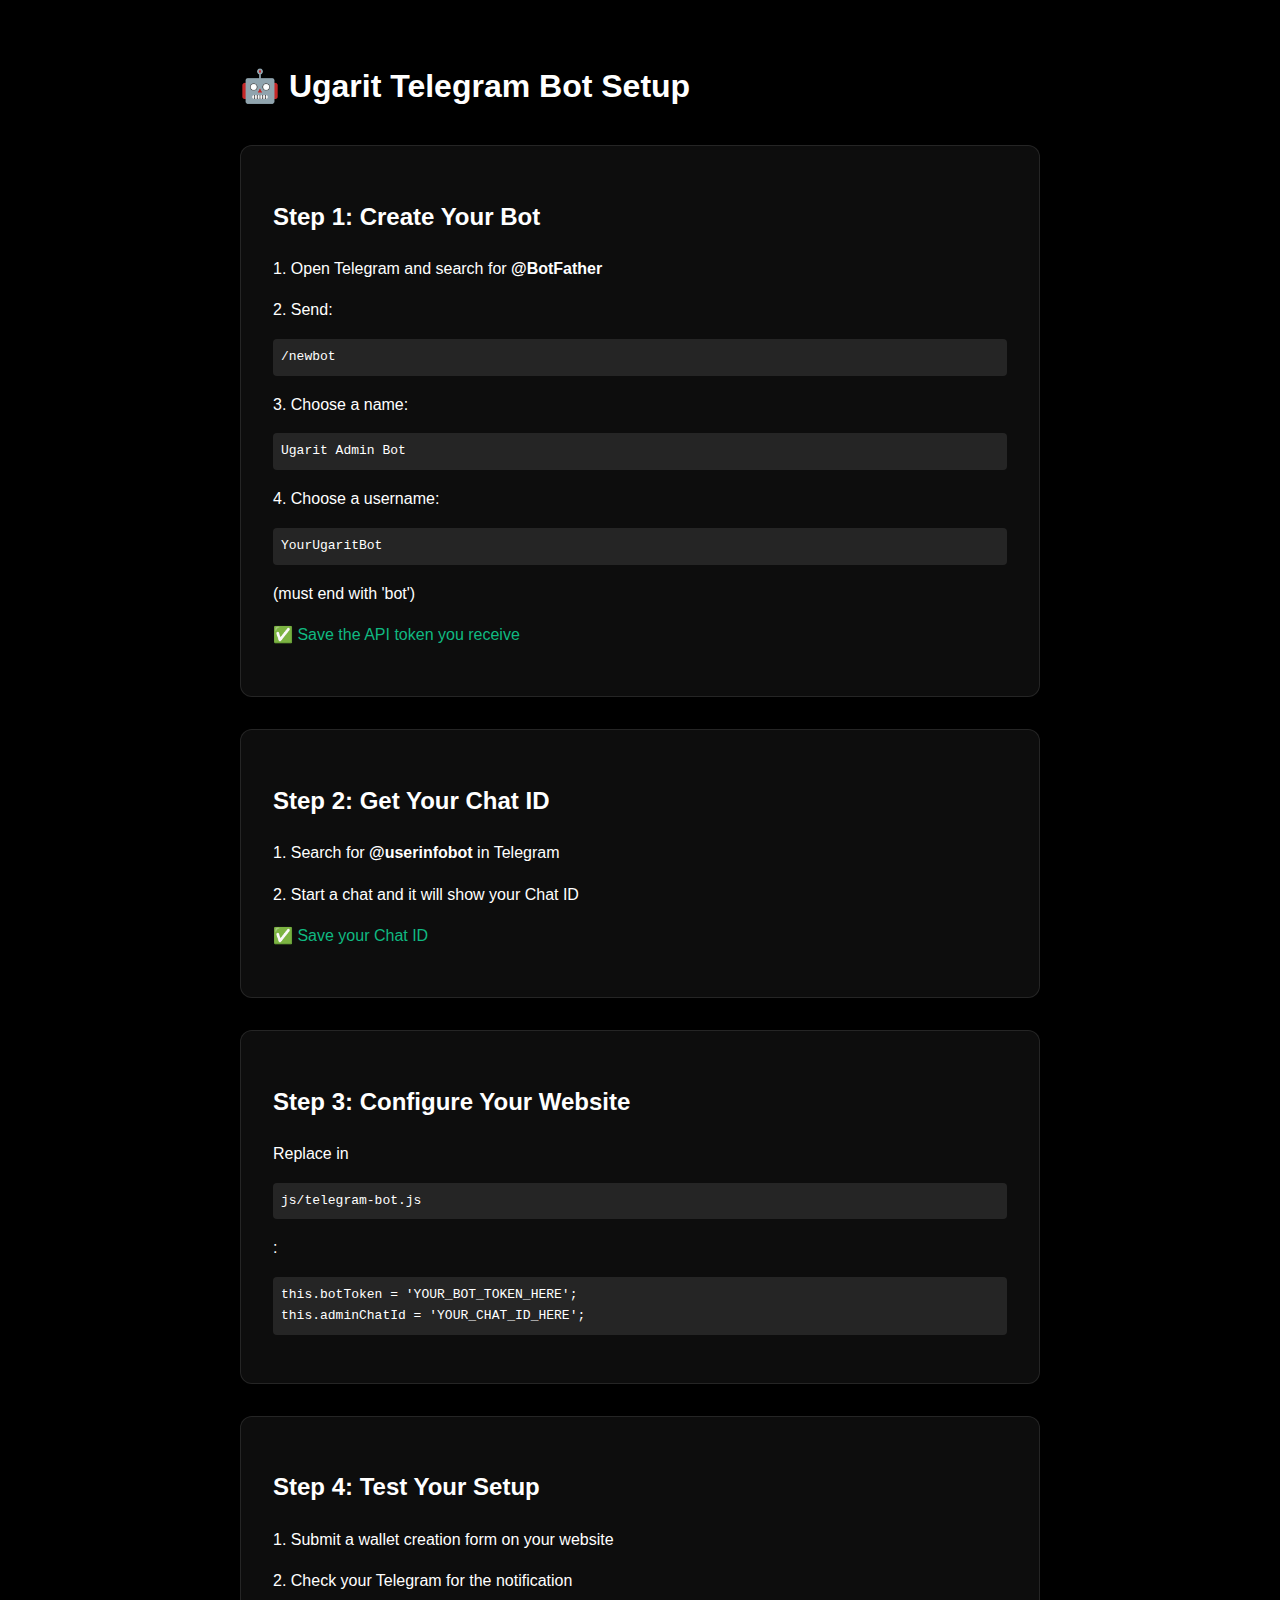
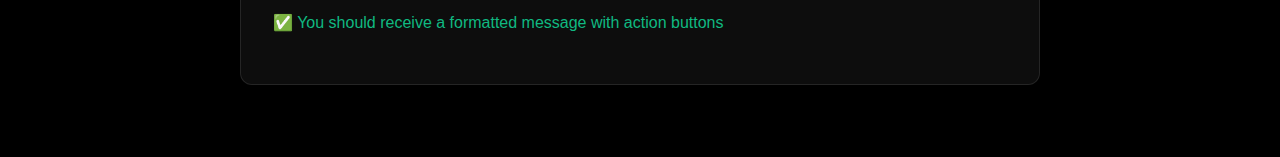
<file: telegram-setup.html>
<!DOCTYPE html>
<html lang="en">

<head>
    <meta charset="UTF-8">
    <meta name="viewport" content="width=device-width, initial-scale=1.0">
    <title>Telegram Bot Setup - Ugarit</title>
    <style>
        body {
            background: #000;
            color: #fff;
            font-family: 'Helvetica Neue', sans-serif;
            padding: 2rem;
            line-height: 1.6;
        }
        
        .container {
            max-width: 800px;
            margin: 0 auto;
        }
        
        .step {
            background: rgba(255, 255, 255, 0.05);
            padding: 2rem;
            margin: 2rem 0;
            border-radius: 12px;
            border: 1px solid rgba(255, 255, 255, 0.1);
        }
        
        code {
            background: rgba(255, 255, 255, 0.1);
            padding: 0.5rem;
            border-radius: 4px;
            display: block;
            margin: 1rem 0;
        }
        
        .success {
            color: #10b981;
        }
        
        .warning {
            color: #f59e0b;
        }
    </style>
</head>

<body>
    <div class="container">
        <h1>🤖 Ugarit Telegram Bot Setup</h1>

        <div class="step">
            <h2>Step 1: Create Your Bot</h2>
            <p>1. Open Telegram and search for <strong>@BotFather</strong></p>
            <p>2. Send: <code>/newbot</code></p>
            <p>3. Choose a name: <code>Ugarit Admin Bot</code></p>
            <p>4. Choose a username: <code>YourUgaritBot</code> (must end with 'bot')</p>
            <p class="success">✅ Save the API token you receive</p>
        </div>

        <div class="step">
            <h2>Step 2: Get Your Chat ID</h2>
            <p>1. Search for <strong>@userinfobot</strong> in Telegram</p>
            <p>2. Start a chat and it will show your Chat ID</p>
            <p class="success">✅ Save your Chat ID</p>
        </div>

        <div class="step">
            <h2>Step 3: Configure Your Website</h2>
            <p>Replace in <code>js/telegram-bot.js</code>:</p>
            <code>this.botToken = 'YOUR_BOT_TOKEN_HERE';<br>
            this.adminChatId = 'YOUR_CHAT_ID_HERE';</code>
        </div>

        <div class="step">
            <h2>Step 4: Test Your Setup</h2>
            <p>1. Submit a wallet creation form on your website</p>
            <p>2. Check your Telegram for the notification</p>
            <p class="success">✅ You should receive a formatted message with action buttons</p>
        </div>
    </div>
</body>

</html>
</file>
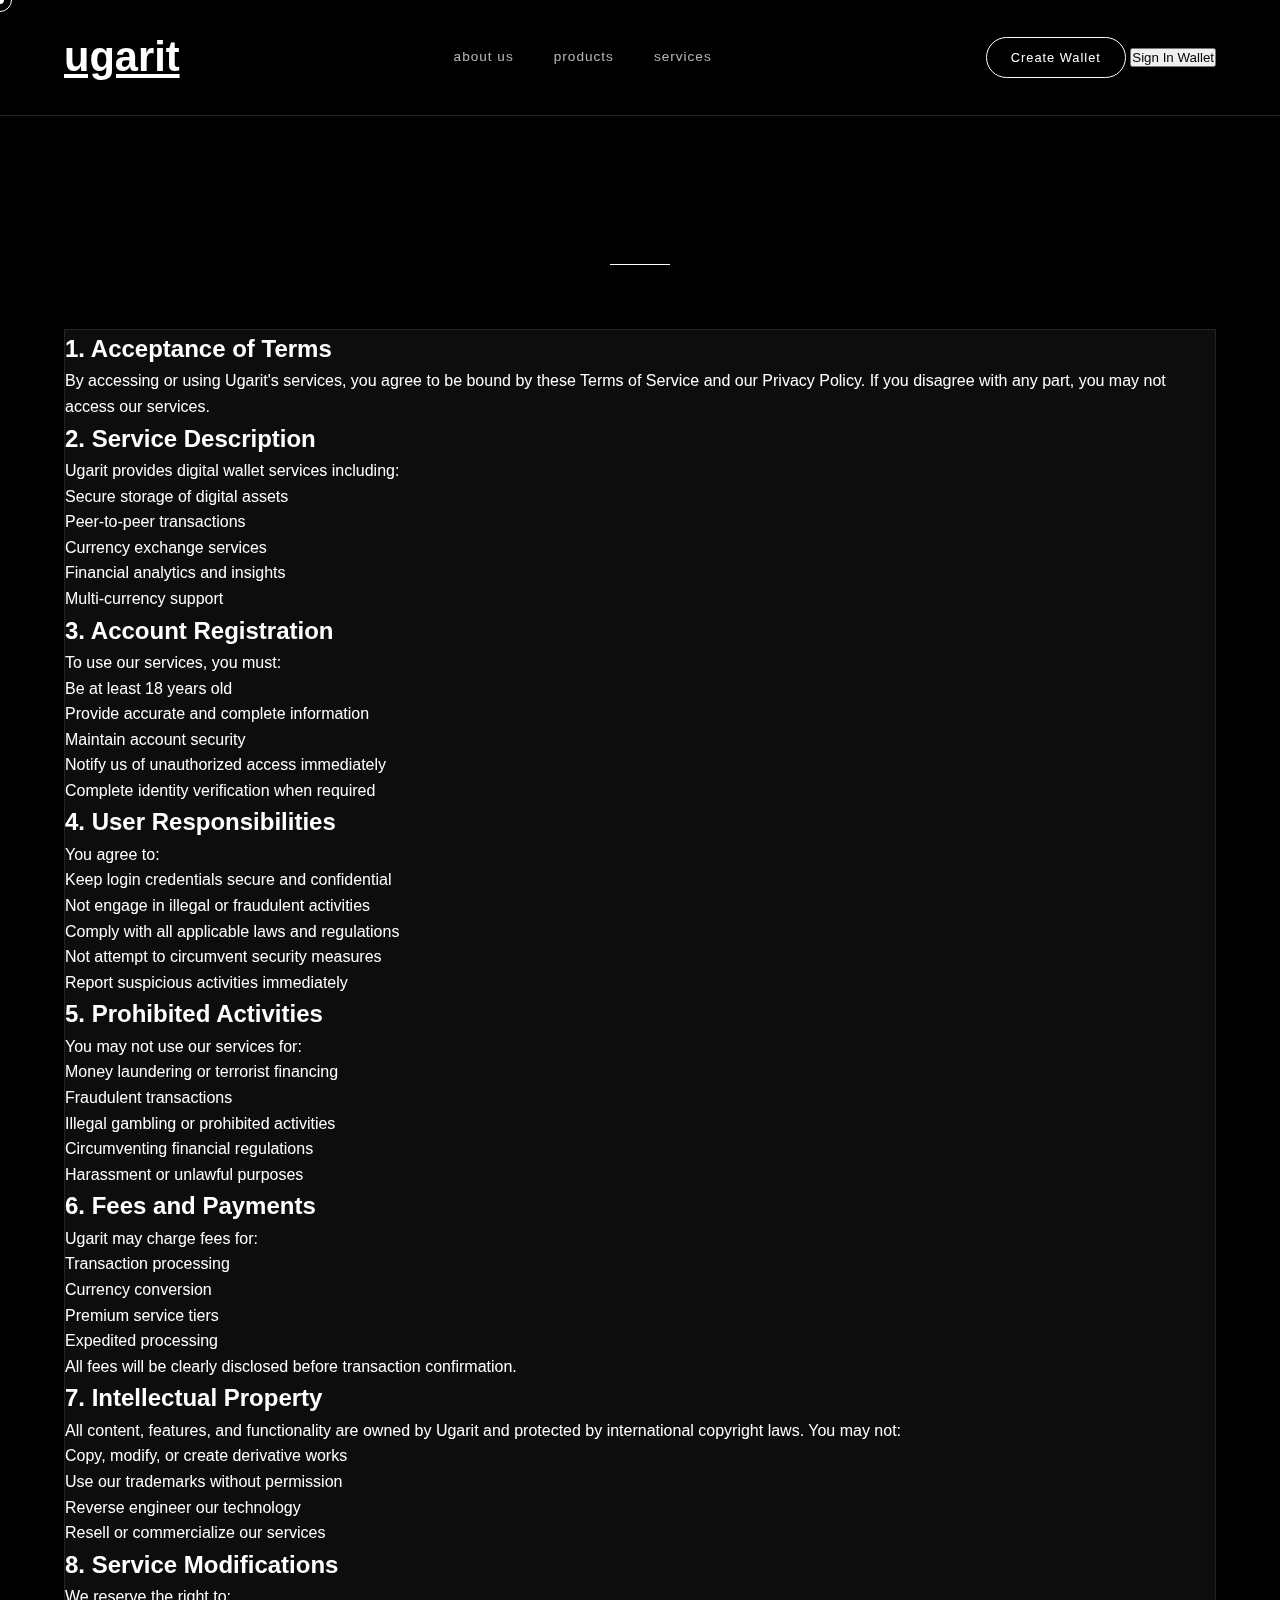
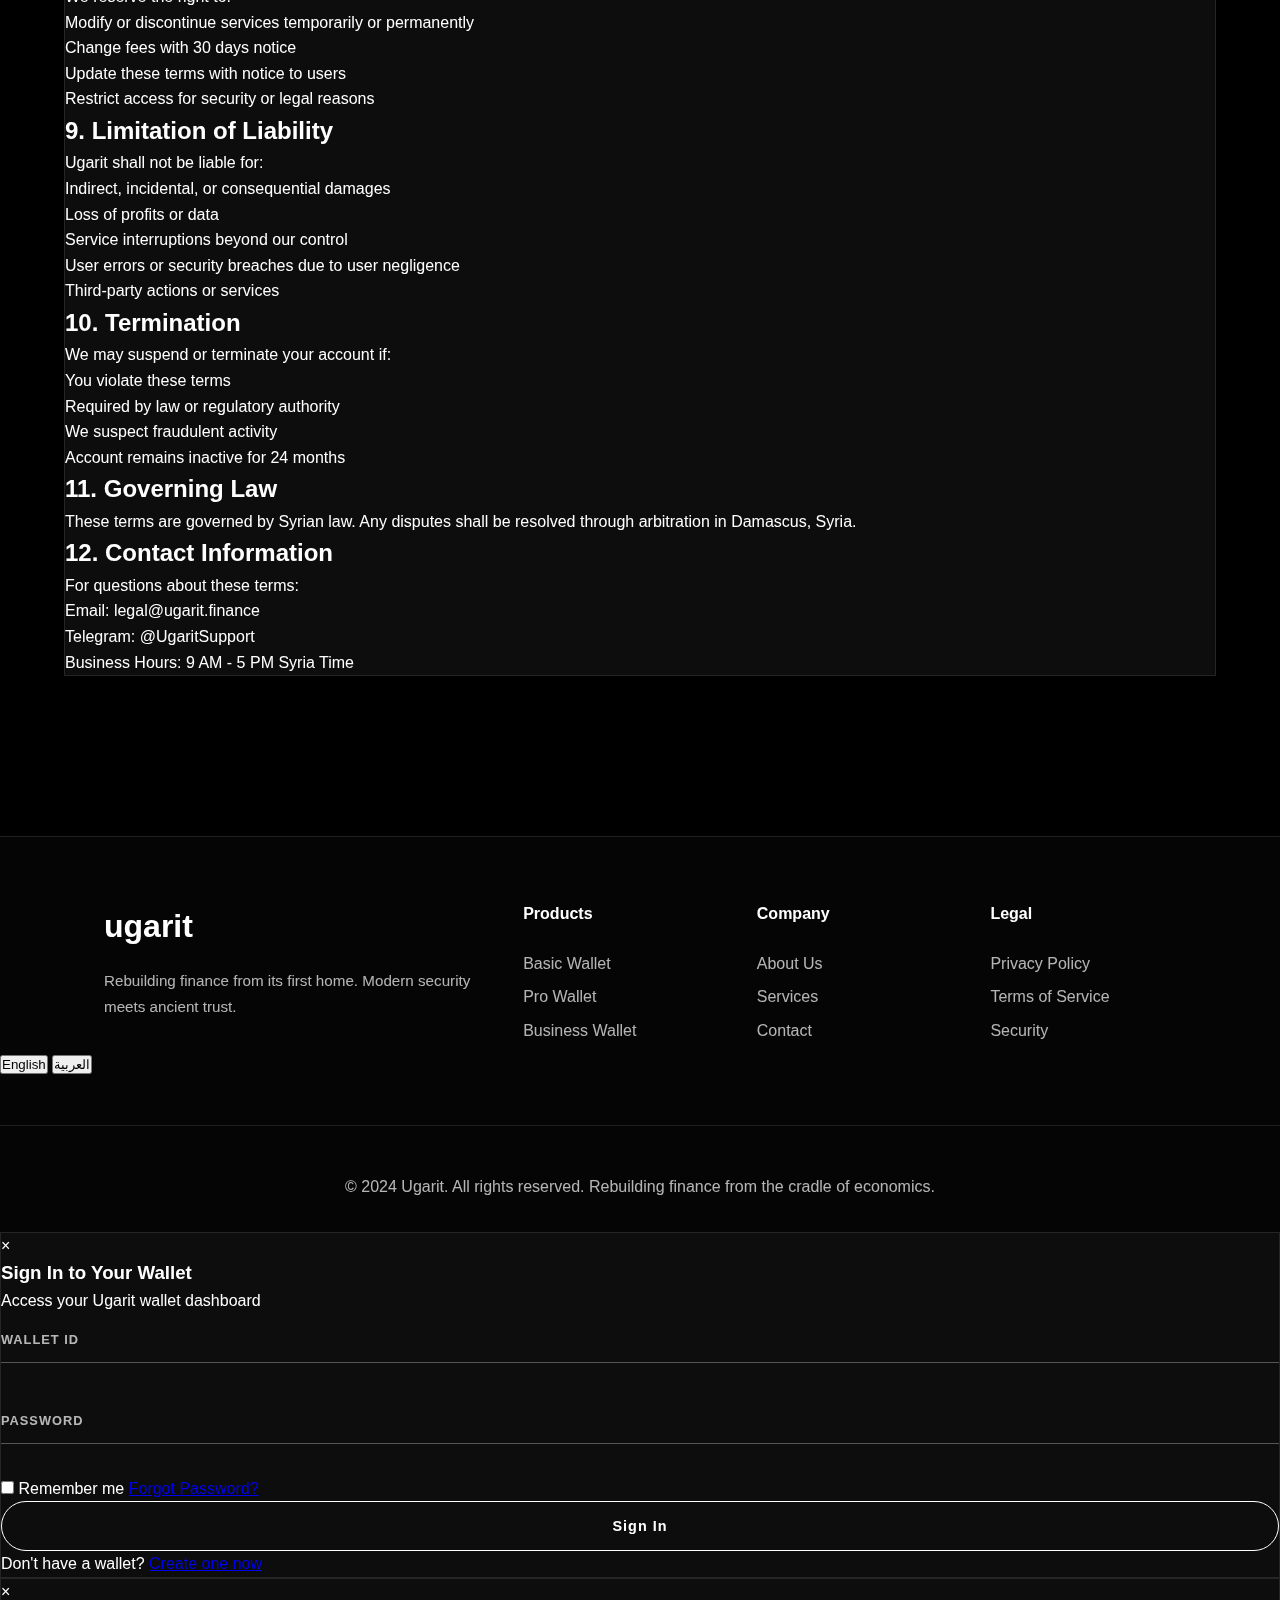
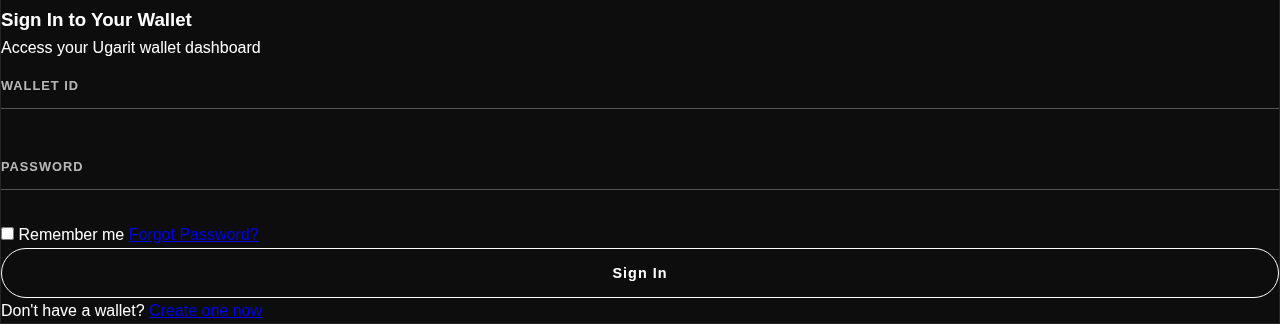
<file: terms-of-service.html>
<!DOCTYPE html>
<html lang="en" dir="ltr">

<head>
    <!-- Google Fonts for Arabic -->
    <link rel="preconnect" href="https://fonts.googleapis.com">
    <link rel="preconnect" href="https://fonts.gstatic.com" crossorigin>
    <link href="https://fonts.googleapis.com/css2?family=Almarai:wght@300;400;700;800&display=swap" rel="stylesheet">
    <meta charset="UTF-8">
    <meta name="viewport" content="width=device-width, initial-scale=1.0">
    <title data-i18n="site.title">Terms of Service - Ugarit</title>
    <meta name="description" content="" data-i18n="site.description">
    <link rel="stylesheet" href="css/style.css">
    <link rel="stylesheet" href="css/responsive.css">
    <link rel="stylesheet" href="css/rtl.css">
</head>

<body>
    <!-- Page Loader -->
    <div class="page-loader">
        <div class="loading-animation">
            <div class="loading-dot"></div>
            <div class="loading-dot"></div>
            <div class="loading-dot"></div>
        </div>
    </div>

    <!-- Advanced Cursor -->
    <div class="advanced-cursor"></div>
    <div class="cursor-follower"></div>

    <!-- Scroll Progress -->
    <div class="scroll-progress"></div>

    <div class="page-container legal-page">
        <!-- Updated Header -->
        <header class="header">
            <a href="index.html" class="logo" data-i18n="home.title">ugarit</a>
            <nav class="tabs">
                <a href="about.html" class="tab-link" data-i18n="nav.about">about us</a>
                <a href="products.html" class="tab-link" data-i18n="nav.products">products</a>
                <a href="services.html" class="tab-link" data-i18n="nav.services">services</a>
            </nav>

            <!-- Dynamic Auth Buttons -->
            <div class="auth-buttons" id="authButtons">
                <!-- When user is NOT logged in -->
                <div class="logged-out">
                    <a href="create-wallet.html" class="create-wallet-btn" data-i18n="nav.create_wallet">Create Wallet</a>
                    <button class="signin-wallet-btn" onclick="showSignInModal()" data-i18n="nav.sign_in_wallet">Sign In Wallet</button>
                </div>

                <!-- When user IS logged in -->
                <div class="logged-in" style="display: none;">
                    <a href="user-dashboard.html" class="wallet-dashboard-btn">My Wallet</a>
                    <button class="logout-btn" onclick="logoutUser()">Log Out</button>
                </div>
            </div>

            <!-- Mobile Menu Button -->
            <button class="mobile-menu-btn">
        <span class="menu-line"></span>
        <span class="menu-line"></span>
        <span class="menu-line"></span>
    </button>
        </header>

        <!-- Mobile Menu -->
        <div class="mobile-menu">
            <nav class="mobile-nav">
                <a href="about.html" data-i18n="nav.about">about us</a>
                <a href="products.html" data-i18n="nav.products">products</a>
                <a href="services.html" data-i18n="nav.services">services</a>
                <a href="create-wallet.html" class="monochrome-cta" data-i18n="nav.create_wallet">Create Wallet</a>
            </nav>
        </div>

        <main class="main-content">
            <div class="background-elements">
                <div class="monochrome-glow glow-1 parallax" data-speed="0.3" style="left: 20%; top: 30%;"></div>
                <div class="monochrome-glow glow-2 parallax" data-speed="0.5" style="right: 25%; top: 60%;"></div>
            </div>

            <div class="legal-content">
                <div class="page-header">
                    <h1 class="page-title reveal-text" data-i18n="legal.terms_title">Terms of Service</h1>
                    <p class="page-subtitle reveal-text" data-i18n="legal.terms_subtitle">Effective: December 2024</p>
                    <div class="title-divider"></div>
                </div>

                <div class="legal-sections glass-card">
                    <section class="legal-section">
                        <h2 data-i18n="legal.acceptance_terms">1. Acceptance of Terms</h2>
                        <p data-i18n="legal.acceptance_terms_desc">By accessing or using Ugarit's services, you agree to be bound by these Terms of Service and our Privacy Policy. If you disagree with any part, you may not access our services.</p>
                    </section>

                    <section class="legal-section">
                        <h2 data-i18n="legal.service_description">2. Service Description</h2>
                        <p data-i18n="legal.service_description_desc">Ugarit provides digital wallet services including:</p>
                        <ul>
                            <li data-i18n="legal.secure_storage_service">Secure storage of digital assets</li>
                            <li data-i18n="legal.p2p_transactions">Peer-to-peer transactions</li>
                            <li data-i18n="legal.currency_exchange">Currency exchange services</li>
                            <li data-i18n="legal.financial_analytics">Financial analytics and insights</li>
                            <li data-i18n="legal.multi_currency">Multi-currency support</li>
                        </ul>
                    </section>

                    <section class="legal-section">
                        <h2 data-i18n="legal.account_registration">3. Account Registration</h2>
                        <p data-i18n="legal.account_registration_desc">To use our services, you must:</p>
                        <ul>
                            <li data-i18n="legal.age_requirement">Be at least 18 years old</li>
                            <li data-i18n="legal.accurate_info">Provide accurate and complete information</li>
                            <li data-i18n="legal.account_security">Maintain account security</li>
                            <li data-i18n="legal.unauthorized_access">Notify us of unauthorized access immediately</li>
                            <li data-i18n="legal.identity_verification">Complete identity verification when required</li>
                        </ul>
                    </section>

                    <section class="legal-section">
                        <h2 data-i18n="legal.user_responsibilities">4. User Responsibilities</h2>
                        <p data-i18n="legal.user_responsibilities_desc">You agree to:</p>
                        <ul>
                            <li data-i18n="legal.secure_credentials">Keep login credentials secure and confidential</li>
                            <li data-i18n="legal.no_illegal_activities">Not engage in illegal or fraudulent activities</li>
                            <li data-i18n="legal.comply_laws">Comply with all applicable laws and regulations</li>
                            <li data-i18n="legal.no_circumvention">Not attempt to circumvent security measures</li>
                            <li data-i18n="legal.report_suspicious">Report suspicious activities immediately</li>
                        </ul>
                    </section>

                    <section class="legal-section">
                        <h2 data-i18n="legal.prohibited_activities">5. Prohibited Activities</h2>
                        <p data-i18n="legal.prohibited_activities_desc">You may not use our services for:</p>
                        <ul>
                            <li data-i18n="legal.money_laundering">Money laundering or terrorist financing</li>
                            <li data-i18n="legal.fraudulent_transactions">Fraudulent transactions</li>
                            <li data-i18n="legal.illegal_gambling">Illegal gambling or prohibited activities</li>
                            <li data-i18n="legal.circumventing_regulations">Circumventing financial regulations</li>
                            <li data-i18n="legal.harassment">Harassment or unlawful purposes</li>
                        </ul>
                    </section>

                    <section class="legal-section">
                        <h2 data-i18n="legal.fees_payments">6. Fees and Payments</h2>
                        <p data-i18n="legal.fees_payments_desc">Ugarit may charge fees for:</p>
                        <ul>
                            <li data-i18n="legal.transaction_processing">Transaction processing</li>
                            <li data-i18n="legal.currency_conversion">Currency conversion</li>
                            <li data-i18n="legal.premium_services">Premium service tiers</li>
                            <li data-i18n="legal.expedited_processing">Expedited processing</li>
                        </ul>
                        <p data-i18n="legal.fees_disclosure">All fees will be clearly disclosed before transaction confirmation.</p>
                    </section>

                    <section class="legal-section">
                        <h2 data-i18n="legal.intellectual_property">7. Intellectual Property</h2>
                        <p data-i18n="legal.intellectual_property_desc">All content, features, and functionality are owned by Ugarit and protected by international copyright laws. You may not:</p>
                        <ul>
                            <li data-i18n="legal.copy_modify">Copy, modify, or create derivative works</li>
                            <li data-i18n="legal.use_trademarks">Use our trademarks without permission</li>
                            <li data-i18n="legal.reverse_engineer">Reverse engineer our technology</li>
                            <li data-i18n="legal.resell_services">Resell or commercialize our services</li>
                        </ul>
                    </section>

                    <section class="legal-section">
                        <h2 data-i18n="legal.service_modifications">8. Service Modifications</h2>
                        <p data-i18n="legal.service_modifications_desc">We reserve the right to:</p>
                        <ul>
                            <li data-i18n="legal.modify_services">Modify or discontinue services temporarily or permanently</li>
                            <li data-i18n="legal.change_fees">Change fees with 30 days notice</li>
                            <li data-i18n="legal.update_terms">Update these terms with notice to users</li>
                            <li data-i18n="legal.restrict_access">Restrict access for security or legal reasons</li>
                        </ul>
                    </section>

                    <section class="legal-section">
                        <h2 data-i18n="legal.limitation_liability">9. Limitation of Liability</h2>
                        <p data-i18n="legal.limitation_liability_desc">Ugarit shall not be liable for:</p>
                        <ul>
                            <li data-i18n="legal.indirect_damages">Indirect, incidental, or consequential damages</li>
                            <li data-i18n="legal.loss_profits">Loss of profits or data</li>
                            <li data-i18n="legal.service_interruptions">Service interruptions beyond our control</li>
                            <li data-i18n="legal.user_errors">User errors or security breaches due to user negligence</li>
                            <li data-i18n="legal.third_party_actions">Third-party actions or services</li>
                        </ul>
                    </section>

                    <section class="legal-section">
                        <h2 data-i18n="legal.termination">10. Termination</h2>
                        <p data-i18n="legal.termination_desc">We may suspend or terminate your account if:</p>
                        <ul>
                            <li data-i18n="legal.violate_terms">You violate these terms</li>
                            <li data-i18n="legal.legal_requirement">Required by law or regulatory authority</li>
                            <li data-i18n="legal.fraudulent_activity">We suspect fraudulent activity</li>
                            <li data-i18n="legal.inactive_account">Account remains inactive for 24 months</li>
                        </ul>
                    </section>

                    <section class="legal-section">
                        <h2 data-i18n="legal.governing_law">11. Governing Law</h2>
                        <p data-i18n="legal.governing_law_desc">These terms are governed by Syrian law. Any disputes shall be resolved through arbitration in Damascus, Syria.</p>
                    </section>

                    <section class="legal-section">
                        <h2 data-i18n="legal.contact_terms">12. Contact Information</h2>
                        <p data-i18n="legal.contact_terms_desc">For questions about these terms:</p>
                        <ul>
                            <li data-i18n="legal.legal_email">Email: legal@ugarit.finance</li>
                            <li data-i18n="legal.legal_telegram">Telegram: @UgaritSupport</li>
                            <li data-i18n="legal.business_hours">Business Hours: 9 AM - 5 PM Syria Time</li>
                        </ul>
                    </section>
                </div>
            </div>
        </main>

        <!-- Enhanced Footer -->
        <footer class="premium-footer">
            <div class="footer-grid">
                <div class="footer-brand">
                    <div class="logo" data-i18n="home.title">ugarit</div>
                    <p class="monochrome-text" data-i18n="footer.tagline">Rebuilding finance from its first home. Modern security meets ancient trust.</p>
                </div>
                <div class="footer-links">
                    <h4 data-i18n="footer.products">Products</h4>
                    <a href="products.html" data-i18n="footer.basic_wallet">Basic Wallet</a>
                    <a href="products.html" data-i18n="footer.pro_wallet">Pro Wallet</a>
                    <a href="products.html" data-i18n="footer.business_wallet">Business Wallet</a>
                </div>
                <div class="footer-links">
                    <h4 data-i18n="footer.company">Company</h4>
                    <a href="about.html" data-i18n="nav.about">About Us</a>
                    <a href="services.html" data-i18n="nav.services">Services</a>
                    <a href="create-wallet.html" data-i18n="footer.contact">Contact</a>
                </div>
                <div class="footer-links">
                    <h4 data-i18n="footer.legal">Legal</h4>
                    <a href="privacy-policy.html" data-i18n="footer.privacy_policy">Privacy Policy</a>
                    <a href="terms-of-service.html" data-i18n="footer.terms_service">Terms of Service</a>
                    <a href="security.html" data-i18n="footer.security">Security</a>
                </div>
            </div>

            <!-- Language Switcher in Footer -->
            <div class="footer-language-switcher">
                <button class="footer-lang-btn" data-lang="en">English</button>
                <button class="footer-lang-btn" data-lang="ar">العربية</button>
            </div>

            <div class="footer-bottom">
                <p data-i18n="footer.copyright">&copy; 2024 Ugarit. All rights reserved. Rebuilding finance from the cradle of economics.</p>
            </div>
        </footer>

        <script src="js/main.js"></script>
        <script src="js/language-switcher.js"></script>

        <!-- Sign In Modal -->
        <div id="signInModal" class="modal">
            <div class="modal-content glass-card">
                <span class="close-modal" onclick="closeSignInModal()">&times;</span>

                <div class="modal-header">
                    <h3>Sign In to Your Wallet</h3>
                    <p>Access your Ugarit wallet dashboard</p>
                </div>

                <form id="signInForm">
                    <div class="form-group">
                        <input type="text" id="walletId" required>
                        <label for="walletId">Wallet ID</label>
                        <div class="focus-line"></div>
                    </div>

                    <div class="form-group">
                        <input type="password" id="walletPassword" required>
                        <label for="walletPassword">Password</label>
                        <div class="focus-line"></div>
                    </div>

                    <div class="form-options">
                        <label class="remember-me">
                    <input type="checkbox" id="rememberMe">
                    <span>Remember me</span>
                </label>
                        <a href="#" class="forgot-password">Forgot Password?</a>
                    </div>

                    <button type="submit" class="monochrome-cta full-width">
                <span class="btn-text">Sign In</span>
                <span class="btn-loading" style="display: none;">Signing In...</span>
            </button>
                </form>

                <div class="modal-footer">
                    <p>Don't have a wallet? <a href="create-wallet.html">Create one now</a></p>
                </div>

                <div id="signInError" class="error-message" style="display: none;"></div>
            </div>
        </div>
        <!-- Sign In Modal -->
        <div id="signInModal" class="modal">
            <div class="modal-content glass-card">
                <span class="close-modal" onclick="closeSignInModal()">&times;</span>

                <div class="modal-header">
                    <h3>Sign In to Your Wallet</h3>
                    <p>Access your Ugarit wallet dashboard</p>
                </div>

                <form id="signInForm">
                    <div class="form-group">
                        <input type="text" id="walletId" required>
                        <label for="walletId">Wallet ID</label>
                        <div class="focus-line"></div>
                    </div>

                    <div class="form-group">
                        <input type="password" id="walletPassword" required>
                        <label for="walletPassword">Password</label>
                        <div class="focus-line"></div>
                    </div>

                    <div class="form-options">
                        <label class="remember-me">
                    <input type="checkbox" id="rememberMe">
                    <span>Remember me</span>
                </label>
                        <a href="#" class="forgot-password">Forgot Password?</a>
                    </div>

                    <button type="submit" class="monochrome-cta full-width">
                <span class="btn-text">Sign In</span>
                <span class="btn-loading" style="display: none;">Signing In...</span>
            </button>
                </form>

                <div class="modal-footer">
                    <p>Don't have a wallet? <a href="create-wallet.html">Create one now</a></p>
                </div>

                <div id="signInError" class="error-message" style="display: none;"></div>
            </div>
        </div>
</body>

</html>
</file>
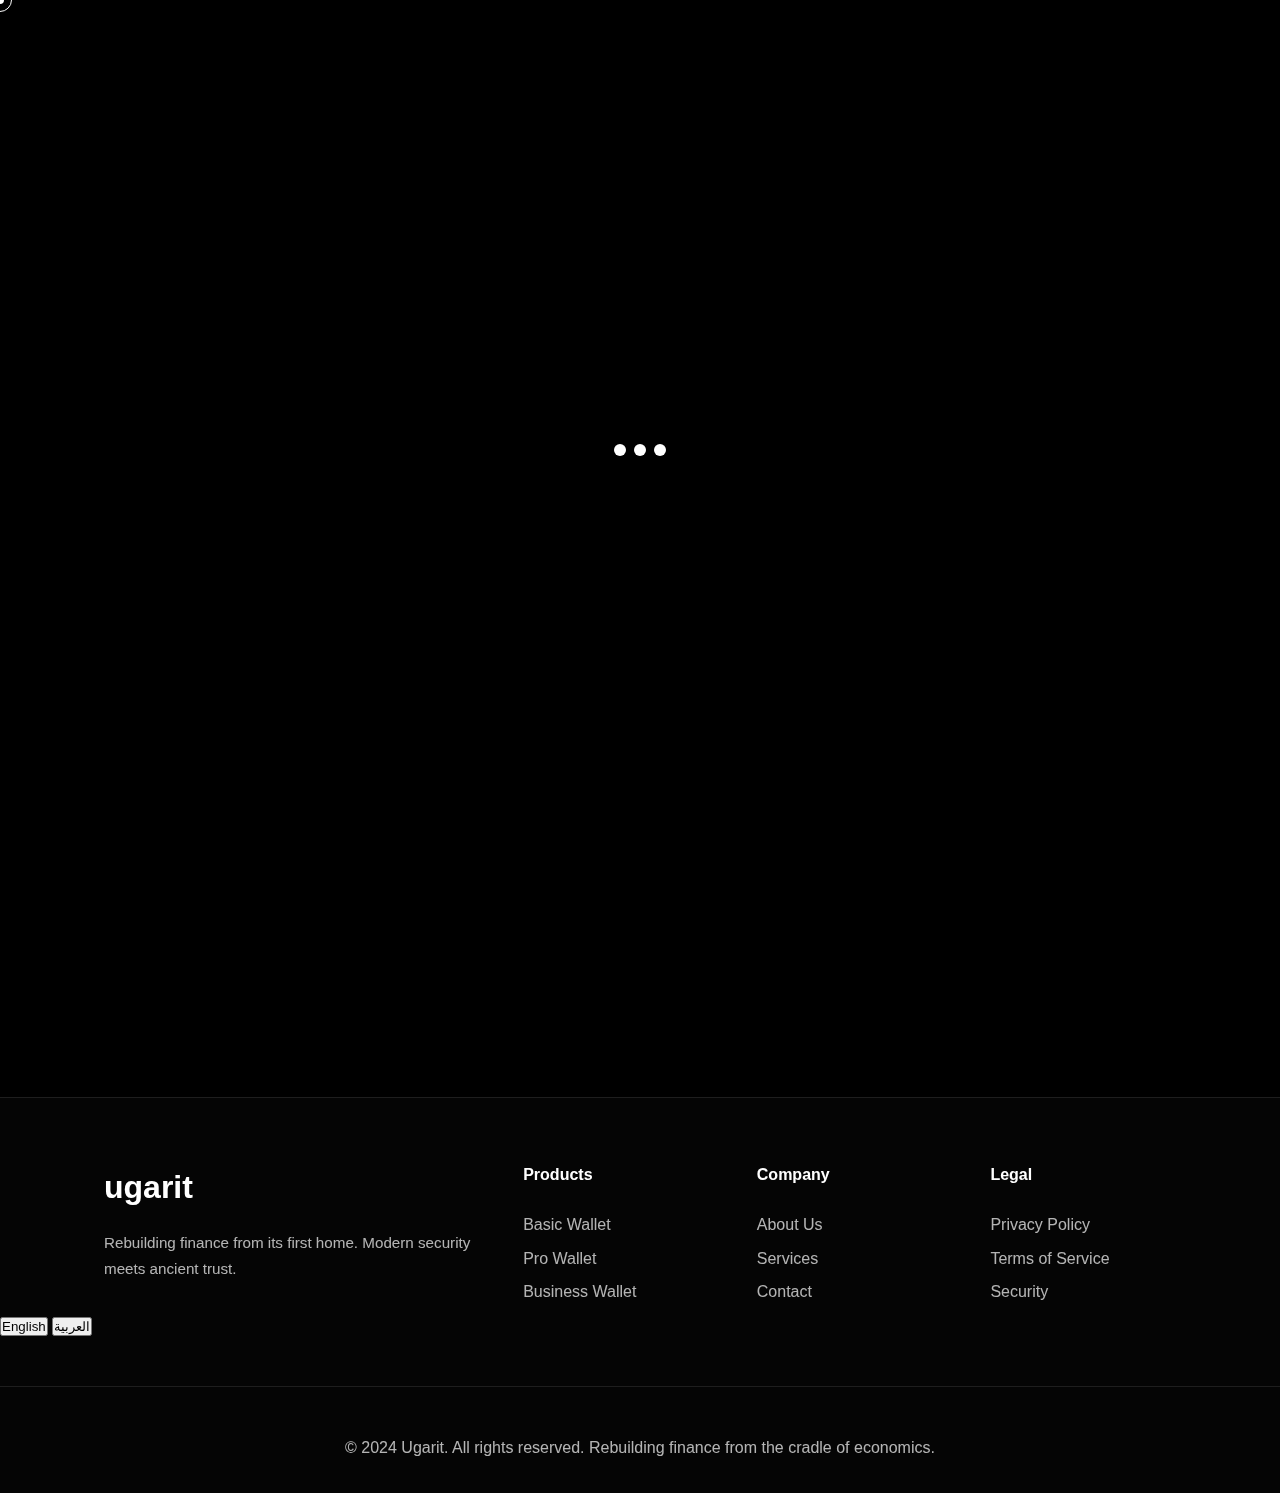
<file: user-dashboard.html>
<!DOCTYPE html>
<html lang="en" dir="ltr">

<head>
    <meta charset="UTF-8">
    <meta name="viewport" content="width=device-width, initial-scale=1.0">
    <title data-i18n="dashboard.welcome">My Wallet - Ugarit</title>
    <link rel="stylesheet" href="css/style.css">
    <link rel="stylesheet" href="css/responsive.css">
    <style>
         :root {
            --luxury-gold: #FFD700;
            --luxury-gold-light: #FFF9C4;
            --luxury-dark: #0f172a;
            --luxury-dark-secondary: #1e293b;
            --luxury-border: rgba(255, 255, 255, 0.1);
            --luxury-glow: rgba(255, 215, 0, 0.3);
            --card-gradient: linear-gradient(135deg, #1a1a2e 0%, #16213e 50%, #0f3460 100%);
        }
        
        .dashboard-container {
            max-width: 1200px;
            margin: 2rem auto;
            padding: 0 1rem;
        }
        
        .welcome-section {
            text-align: center;
            margin-bottom: 3rem;
            padding: 2rem 0;
        }
        
        .welcome-message {
            font-size: 1.2rem;
            color: var(--secondary-text);
            margin-bottom: 0.5rem;
        }
        
        .wallet-id {
            font-size: 0.9rem;
            color: var(--secondary-text);
            opacity: 0.7;
        }
        /* Luxury Bank Card Balance Section */
        
        .balance-section {
            margin-bottom: 3rem;
            perspective: 1000px;
        }
        
        .bank-card {
            background: var(--card-gradient);
            color: white;
            border-radius: 24px;
            padding: 2.5rem;
            position: relative;
            overflow: hidden;
            box-shadow: 0 25px 50px rgba(0, 0, 0, 0.6), inset 0 1px 0 rgba(255, 255, 255, 0.15), 0 0 0 1px rgba(255, 255, 255, 0.1);
            border: 1px solid rgba(255, 215, 0, 0.2);
            backdrop-filter: blur(20px);
            transform-style: preserve-3d;
            transition: all 0.5s cubic-bezier(0.4, 0, 0.2, 1);
            min-height: 280px;
        }
        
        .bank-card:hover {
            transform: translateY(-10px) rotateX(5deg);
            box-shadow: 0 35px 70px rgba(0, 0, 0, 0.8), inset 0 1px 0 rgba(255, 255, 255, 0.2), 0 0 0 1px rgba(255, 215, 0, 0.3);
        }
        
        .bank-card::before {
            content: '';
            position: absolute;
            top: 0;
            left: 0;
            right: 0;
            bottom: 0;
            background: radial-gradient(circle at 20% 80%, rgba(255, 215, 0, 0.1) 0%, transparent 50%), radial-gradient(circle at 80% 20%, rgba(120, 119, 198, 0.1) 0%, transparent 50%);
            opacity: 0.6;
        }
        
        .bank-card::after {
            content: 'UGARIT';
            position: absolute;
            bottom: 30px;
            right: 30px;
            font-size: 1.2rem;
            font-weight: 700;
            color: rgba(255, 255, 255, 0.8);
            letter-spacing: 0.1em;
        }
        
        .card-chip {
            width: 50px;
            height: 40px;
            background: linear-gradient(135deg, #FFD700 0%, #D4AF37 100%);
            border-radius: 8px;
            position: relative;
            margin-bottom: 2rem;
        }
        
        .card-chip::before {
            content: '';
            position: absolute;
            top: 50%;
            left: 50%;
            transform: translate(-50%, -50%);
            width: 30px;
            height: 25px;
            background: linear-gradient(135deg, #1a1a2e 0%, #16213e 100%);
            border-radius: 4px;
        }
        
        .card-number {
            font-family: 'Courier New', monospace;
            font-size: 1.4rem;
            letter-spacing: 0.2em;
            margin-bottom: 1.5rem;
            color: rgba(255, 255, 255, 0.9);
            text-shadow: 0 2px 10px rgba(0, 0, 0, 0.3);
        }
        
        .balance-display {
            margin: 2rem 0;
        }
        
        .balance-label {
            font-size: 0.9rem;
            opacity: 0.8;
            margin-bottom: 0.5rem;
            letter-spacing: 0.1em;
            text-transform: uppercase;
            font-weight: 500;
            color: rgba(255, 255, 255, 0.9);
        }
        
        .balance-amount {
            font-size: 3.5rem;
            font-weight: 300;
            margin-bottom: 0.5rem;
            background: linear-gradient(135deg, #FFD700 0%, #FFF9C4 100%);
            -webkit-background-clip: text;
            -webkit-text-fill-color: transparent;
            background-clip: text;
            letter-spacing: -0.02em;
            text-shadow: 0 4px 20px rgba(255, 215, 0, 0.3);
        }
        
        .balance-currency {
            font-size: 1.1rem;
            opacity: 0.7;
            font-weight: 500;
            color: rgba(255, 255, 255, 0.8);
        }
        
        .card-footer {
            display: flex;
            justify-content: space-between;
            align-items: center;
            margin-top: 2rem;
            padding-top: 1.5rem;
            border-top: 1px solid rgba(255, 255, 255, 0.1);
        }
        
        .card-holder {
            font-size: 0.9rem;
            color: rgba(255, 255, 255, 0.8);
        }
        
        .card-expiry {
            font-size: 0.9rem;
            color: rgba(255, 255, 255, 0.8);
        }
        /* Luxury Quick Actions */
        
        .quick-actions {
            margin-bottom: 3rem;
        }
        
        .section-header {
            display: flex;
            justify-content: space-between;
            align-items: center;
            margin-bottom: 1.5rem;
        }
        
        .section-title {
            font-size: 1.5rem;
            font-weight: 600;
            color: var(--primary-text);
            position: relative;
        }
        
        .section-title::after {
            content: '';
            position: absolute;
            bottom: -5px;
            left: 0;
            width: 50px;
            height: 2px;
            background: linear-gradient(90deg, var(--luxury-gold), transparent);
        }
        
        .actions-grid {
            display: grid;
            grid-template-columns: repeat(auto-fit, minmax(250px, 1fr));
            gap: 1.5rem;
            margin-top: 1.5rem;
        }
        
        .action-card {
            background: linear-gradient(135deg, rgba(30, 41, 59, 0.9) 0%, rgba(15, 23, 42, 0.9) 100%);
            border: 1px solid rgba(255, 255, 255, 0.1);
            border-radius: 20px;
            padding: 2.5rem 1.5rem;
            text-align: center;
            transition: all 0.4s cubic-bezier(0.4, 0, 0.2, 1);
            cursor: pointer;
            backdrop-filter: blur(10px);
            position: relative;
            overflow: hidden;
        }
        
        .action-card::before {
            content: '';
            position: absolute;
            top: 0;
            left: 0;
            right: 0;
            bottom: 0;
            background: linear-gradient(135deg, rgba(255, 215, 0, 0.1) 0%, transparent 50%);
            opacity: 0;
            transition: opacity 0.3s ease;
        }
        
        .action-card:hover::before {
            opacity: 1;
        }
        
        .action-card:hover {
            transform: translateY(-8px) scale(1.02);
            border-color: rgba(255, 215, 0, 0.3);
            box-shadow: 0 25px 50px rgba(0, 0, 0, 0.4), 0 0 0 1px rgba(255, 215, 0, 0.1);
        }
        
        .action-icon {
            font-size: 3.5rem;
            margin-bottom: 1.5rem;
            position: relative;
            z-index: 2;
            filter: drop-shadow(0 4px 12px rgba(0, 0, 0, 0.4));
            transition: transform 0.3s ease;
        }
        
        .action-card:hover .action-icon {
            transform: scale(1.1);
        }
        
        .action-title {
            font-weight: 600;
            margin-bottom: 0.75rem;
            color: var(--primary-text);
            font-size: 1.2rem;
            position: relative;
            z-index: 2;
        }
        
        .action-description {
            font-size: 0.9rem;
            color: var(--secondary-text);
            line-height: 1.5;
            position: relative;
            z-index: 2;
            opacity: 0.8;
        }
        /* Luxury Account Status */
        
        .account-status {
            background: linear-gradient(135deg, rgba(30, 41, 59, 0.9) 0%, rgba(15, 23, 42, 0.9) 100%);
            border: 1px solid rgba(255, 255, 255, 0.1);
            border-radius: 20px;
            padding: 2rem;
            margin-bottom: 2rem;
            backdrop-filter: blur(10px);
            position: relative;
            overflow: hidden;
        }
        
        .account-status::before {
            content: '';
            position: absolute;
            top: 0;
            left: 0;
            right: 0;
            bottom: 0;
            background: linear-gradient(135deg, rgba(255, 215, 0, 0.05) 0%, transparent 50%);
        }
        
        .status-badge {
            display: inline-flex;
            align-items: center;
            gap: 0.75rem;
            padding: 0.75rem 1.5rem;
            background: linear-gradient(135deg, rgba(34, 197, 94, 0.2) 0%, rgba(22, 163, 74, 0.1) 100%);
            color: #22c55e;
            border-radius: 25px;
            font-size: 0.85rem;
            font-weight: 600;
            border: 1px solid rgba(34, 197, 94, 0.3);
            position: relative;
            z-index: 2;
            backdrop-filter: blur(10px);
        }
        
        .status-verified::before {
            content: "✓";
            font-weight: bold;
            font-size: 1rem;
        }
        /* Transactions Section */
        
        .transactions-section {
            margin-bottom: 3rem;
        }
        
        .transactions-list {
            background: linear-gradient(135deg, rgba(30, 41, 59, 0.8) 0%, rgba(15, 23, 42, 0.8) 100%);
            border: 1px solid rgba(255, 255, 255, 0.1);
            border-radius: 20px;
            overflow: hidden;
            backdrop-filter: blur(10px);
        }
        
        .transaction-item {
            display: grid;
            grid-template-columns: auto 1fr auto;
            gap: 1rem;
            padding: 1.5rem;
            border-bottom: 1px solid rgba(255, 255, 255, 0.1);
            align-items: center;
            transition: all 0.3s ease;
        }
        
        .transaction-item:last-child {
            border-bottom: none;
        }
        
        .transaction-item:hover {
            background: rgba(255, 255, 255, 0.05);
            transform: translateX(5px);
        }
        
        .transaction-icon {
            width: 48px;
            height: 48px;
            border-radius: 12px;
            display: flex;
            align-items: center;
            justify-content: center;
            font-size: 1.2rem;
            background: rgba(255, 255, 255, 0.1);
            backdrop-filter: blur(10px);
        }
        
        .transaction-icon.deposit {
            background: rgba(34, 197, 94, 0.2);
            color: #22c55e;
        }
        
        .transaction-icon.withdrawal {
            background: rgba(239, 68, 68, 0.2);
            color: #ef4444;
        }
        
        .transaction-icon.transfer {
            background: rgba(59, 130, 246, 0.2);
            color: #3b82f6;
        }
        
        .transaction-details {
            flex: 1;
        }
        
        .transaction-title {
            font-weight: 600;
            margin-bottom: 0.25rem;
            color: var(--primary-text);
        }
        
        .transaction-description {
            font-size: 0.8rem;
            color: var(--secondary-text);
        }
        
        .transaction-amount {
            text-align: right;
        }
        
        .amount-positive {
            color: #22c55e;
            font-weight: 600;
            font-size: 1.1rem;
        }
        
        .amount-negative {
            color: #ef4444;
            font-weight: 600;
            font-size: 1.1rem;
        }
        
        .transaction-date {
            font-size: 0.8rem;
            color: var(--secondary-text);
            margin-top: 0.25rem;
        }
        
        .empty-state {
            text-align: center;
            padding: 3rem 2rem;
            color: var(--secondary-text);
        }
        
        .empty-icon {
            font-size: 3rem;
            margin-bottom: 1rem;
            opacity: 0.5;
        }
        
        .view-all-btn {
            padding: 0.75rem 1.5rem;
            background: transparent;
            border: 1px solid var(--border-color);
            border-radius: 25px;
            color: var(--primary-text);
            text-decoration: none;
            font-size: 0.8rem;
            transition: all 0.3s ease;
        }
        
        .view-all-btn:hover {
            background: rgba(255, 255, 255, 0.1);
            border-color: var(--luxury-gold);
        }
        /* Pending Requests */
        
        .status-pending {
            background: rgba(255, 193, 7, 0.2);
            color: #ffc107;
            display: inline-flex;
            align-items: center;
            gap: 0.5rem;
            padding: 0.5rem 1rem;
            border-radius: 20px;
            font-size: 0.8rem;
            font-weight: 600;
            border: 1px solid rgba(255, 193, 7, 0.3);
        }
        
        .status-pending::before {
            content: "⏳";
        }
        /* Luxury animations */
        
        @keyframes shimmer {
            0% {
                transform: translateX(-100%);
            }
            100% {
                transform: translateX(100%);
            }
        }
        
        .bank-card .shimmer {
            position: absolute;
            top: 0;
            left: 0;
            width: 100%;
            height: 100%;
            background: linear-gradient( 90deg, transparent, rgba(255, 255, 255, 0.1), transparent);
            animation: shimmer 3s infinite;
        }
    </style>

</head>

<body>
    <!-- Page Loader -->
    <div class="page-loader">
        <div class="loading-animation">
            <div class="loading-dot"></div>
            <div class="loading-dot"></div>
            <div class="loading-dot"></div>
        </div>
    </div>

    <!-- Security Check -->
    <script>
        // Check if user is logged in
        (function() {
            const sessionData = localStorage.getItem('ugarit_session');
            if (!sessionData) {
                window.location.href = 'index.html';
                return;
            }

            const session = JSON.parse(sessionData);
            if (!session.walletId) {
                window.location.href = 'index.html';
                return;
            }
        })();
    </script>

    <div class="page-container">
        <header class="header">
            <a href="index.html" class="logo">ugarit</a>
            <nav class="tabs">
                <a href="user-dashboard.html" class="tab-link active" data-i18n="dashboard.welcome">Dashboard</a>
                <a href="transactions.html" class="tab-link" data-i18n="dashboard.history">Transactions</a>
                <a href="transfer.html" class="tab-link" data-i18n="dashboard.transfer">Transfer</a>
                <a href="profile.html" class="tab-link" data-i18n="nav.profile">Profile</a>
            </nav>
            <div class="auth-buttons">
                <div class="logged-in">
                    <a href="user-dashboard.html" class="wallet-dashboard-btn" id="walletDashboardBtn" data-i18n="nav.sign_in_wallet">My Wallet</a>
                    <button class="logout-btn" onclick="logoutUser()" data-i18n="nav.logout">Log Out</button>
                </div>
            </div>
        </header>

        <main class="main-content">
            <div class="minimal-dark-bg"></div>

            <div class="dashboard-container">
                <!-- Welcome Section -->
                <div class="welcome-section">
                    <h1 class="welcome-message">
                        <span data-i18n="dashboard.welcome">Welcome back</span>
                        <span id="userName">User</span>! 👋
                    </h1>
                    <div class="wallet-id">
                        <span data-i18n="dashboard.wallet_id">Wallet ID:</span>
                        <span id="userWalletId">---</span>
                    </div>
                </div>

                <!-- Account Status -->
                <div class="account-status">
                    <div class="status-badge status-verified" data-i18n="dashboard.account_verified">Account Verified</div>
                    <p style="margin: 1rem 0 0 0; color: var(--secondary-text); font-size: 0.9rem;" data-i18n="dashboard.account_active">
                        Your Ugarit wallet is active and ready for transactions
                    </p>
                </div>

                <!-- Pending Requests Status -->
                <div class="pending-requests-status" id="pendingRequestsStatus" style="display: none; margin-bottom: 2rem;">
                    <div class="status-badge status-pending" data-i18n="dashboard.pending_requests">Pending Requests</div>
                    <div id="pendingRequestsList" style="margin-top: 1rem;"></div>
                </div>

                <style>
                    .status-pending {
                        background: rgba(255, 193, 7, 0.2);
                        color: #ffc107;
                        display: inline-flex;
                        align-items: center;
                        gap: 0.5rem;
                        padding: 0.5rem 1rem;
                        border-radius: 20px;
                        font-size: 0.8rem;
                        font-weight: 600;
                    }
                    
                    .status-pending::before {
                        content: "⏳";
                    }
                </style>

                <!-- Balance Section -->
                <div class="balance-section">
                    <div class="bank-card">
                        <div class="shimmer"></div>
                        <div class="card-chip"></div>
                        <div class="card-number" id="cardNumber">•••• •••• •••• 1234</div>

                        <div class="balance-display">
                            <div class="balance-label" data-i18n="dashboard.current_balance">Current Balance</div>
                            <div class="balance-amount" id="balanceAmount">0.00</div>
                            <div class="balance-currency">SYP</div>
                        </div>

                        <div class="card-footer">
                            <div class="card-holder" id="cardHolder">USER NAME</div>
                            <div class="card-expiry">12/28</div>
                        </div>
                    </div>
                </div>

                <!-- Quick Actions -->
                <div class="quick-actions">
                    <div class="section-header">
                        <h2 class="section-title" data-i18n="dashboard.quick_actions">Quick Actions</h2>
                    </div>
                    <div class="actions-grid">
                        <div class="action-card" onclick="showDepositModal()">
                            <div class="action-icon">💳</div>
                            <div class="action-title" data-i18n="dashboard.deposit">Deposit</div>
                            <div class="action-description" data-i18n="dashboard.deposit_desc">Add funds to your wallet</div>
                        </div>

                        <div class="action-card" onclick="showWithdrawModal()">
                            <div class="action-icon">🏦</div>
                            <div class="action-title" data-i18n="dashboard.withdraw">Withdraw</div>
                            <div class="action-description" data-i18n="dashboard.withdraw_desc">Transfer to your bank</div>
                        </div>

                        <div class="action-card" onclick="showTransferModal()">
                            <div class="action-icon">🔄</div>
                            <div class="action-title" data-i18n="dashboard.transfer">Transfer</div>
                            <div class="action-description" data-i18n="dashboard.transfer_desc">Send to other Ugarit users</div>
                        </div>

                        <div class="action-card" onclick="viewTransactionHistory()">
                            <div class="action-icon">📊</div>
                            <div class="action-title" data-i18n="dashboard.history">History</div>
                            <div class="action-description" data-i18n="dashboard.history_desc">View all transactions</div>
                        </div>
                    </div>
                </div>

                <!-- Recent Transactions -->
                <div class="transactions-section">
                    <div class="section-header">
                        <h2 class="section-title" data-i18n="dashboard.recent_transactions">Recent Transactions</h2>
                        <a href="transactions.html" class="view-all-btn" data-i18n="dashboard.view_all">View All</a>
                    </div>

                    <div class="transactions-list" id="transactionsList">
                        <!-- Transactions will be loaded here -->
                        <div class="empty-state">
                            <div class="empty-icon">📝</div>
                            <h3 data-i18n="dashboard.no_transactions">No transactions yet</h3>
                            <p data-i18n="dashboard.no_transactions_desc">Your transaction history will appear here</p>
                        </div>
                    </div>
                </div>
            </div>
        </main>

        <!-- Deposit Modal -->
        <div id="depositModal" class="modal">
            <div class="modal-content glass-card">
                <span class="close-modal" onclick="closeDepositModal()">&times;</span>
                <div class="modal-header">
                    <h3 data-i18n="dashboard.deposit_funds">Deposit Funds</h3>
                    <p data-i18n="dashboard.deposit_subtitle">Add money to your Ugarit wallet</p>
                </div>
                <form id="depositForm">
                    <div class="form-group">
                        <input type="number" id="depositAmount" step="0.01" min="1" required>
                        <label for="depositAmount" data-i18n="dashboard.amount_syp">Amount (SYP)</label>
                        <div class="focus-line"></div>
                    </div>
                    <div class="form-group">
                        <select id="depositMethod" required>
                            <option value="" data-i18n="dashboard.select_payment_method">Select payment method</option>
                            <option value="bank_transfer" data-i18n="dashboard.bank_transfer">Bank Transfer</option>
                            <option value="credit_card" data-i18n="dashboard.credit_card">Credit Card</option>
                            <option value="crypto" data-i18n="dashboard.cryptocurrency">Cryptocurrency</option>
                        </select>
                        <div class="focus-line"></div>
                    </div>
                    <button type="submit" class="monochrome-cta full-width">
                        <span class="btn-text" data-i18n="dashboard.request_deposit">Request Deposit</span>
                        <span class="btn-loading" style="display: none;" data-i18n="modals.processing">Processing...</span>
                    </button>
                </form>
                <div class="modal-footer">
                    <p data-i18n="dashboard.contact_admin_deposit">Contact admin for deposit instructions</p>
                </div>
            </div>
        </div>

        <!-- Withdraw Modal -->
        <div id="withdrawModal" class="modal">
            <div class="modal-content glass-card">
                <span class="close-modal" onclick="closeWithdrawModal()">&times;</span>
                <div class="modal-header">
                    <h3 data-i18n="dashboard.withdraw_funds">Withdraw Funds</h3>
                    <p data-i18n="dashboard.withdraw_subtitle">Transfer money to your bank account</p>
                </div>
                <form id="withdrawForm">
                    <div class="form-group">
                        <input type="number" id="withdrawAmount" step="0.01" min="1" required>
                        <label for="withdrawAmount" data-i18n="dashboard.amount_syp">Amount (SYP)</label>
                        <div class="focus-line"></div>
                    </div>
                    <div class="form-group">
                        <input type="text" id="bankAccount" required>
                        <label for="bankAccount" data-i18n="dashboard.bank_account_number">Bank Account Number</label>
                        <div class="focus-line"></div>
                    </div>
                    <button type="submit" class="monochrome-cta full-width">
                        <span class="btn-text" data-i18n="dashboard.request_withdrawal">Request Withdrawal</span>
                        <span class="btn-loading" style="display: none;" data-i18n="modals.processing">Processing...</span>
                    </button>
                </form>
                <div class="modal-footer">
                    <p data-i18n="dashboard.withdraw_processing">Withdrawals are processed manually within 24 hours</p>
                </div>
            </div>
        </div>

        <!-- Transfer Modal -->
        <div id="transferModal" class="modal">
            <div class="modal-content glass-card">
                <span class="close-modal" onclick="closeTransferModal()">&times;</span>
                <div class="modal-header">
                    <h3 data-i18n="dashboard.transfer_funds">Transfer Funds</h3>
                    <p data-i18n="dashboard.transfer_subtitle">Send money to another Ugarit user</p>
                </div>
                <form id="transferForm">
                    <div class="form-group">
                        <input type="text" id="recipientWalletId" required>
                        <label for="recipientWalletId" data-i18n="dashboard.recipient_wallet_id">Recipient Wallet ID</label>
                        <div class="focus-line"></div>
                    </div>
                    <div class="form-group">
                        <input type="number" id="transferAmount" step="0.01" min="1" required>
                        <label for="transferAmount" data-i18n="dashboard.amount_syp">Amount (SYP)</label>
                        <div class="focus-line"></div>
                    </div>
                    <div class="form-group">
                        <input type="text" id="transferNote">
                        <label for="transferNote" data-i18n="dashboard.note_optional">Note (Optional)</label>
                        <div class="focus-line"></div>
                    </div>
                    <button type="submit" class="monochrome-cta full-width">
                        <span class="btn-text" data-i18n="dashboard.send_transfer">Send Transfer</span>
                        <span class="btn-loading" style="display: none;" data-i18n="modals.processing">Processing...</span>
                    </button>
                </form>
            </div>
        </div>

        <!-- Enhanced Footer -->
        <footer class="premium-footer">
            <div class="footer-grid">
                <div class="footer-brand">
                    <div class="logo" data-i18n="home.title">ugarit</div>
                    <p class="monochrome-text" data-i18n="footer.tagline">Rebuilding finance from its first home. Modern security meets ancient trust.</p>
                </div>
                <div class="footer-links">
                    <h4 data-i18n="footer.products">Products</h4>
                    <a href="products.html" data-i18n="footer.basic_wallet">Basic Wallet</a>
                    <a href="products.html" data-i18n="footer.pro_wallet">Pro Wallet</a>
                    <a href="products.html" data-i18n="footer.business_wallet">Business Wallet</a>
                </div>
                <div class="footer-links">
                    <h4 data-i18n="footer.company">Company</h4>
                    <a href="about.html" data-i18n="nav.about">About Us</a>
                    <a href="services.html" data-i18n="nav.services">Services</a>
                    <a href="create-wallet.html" data-i18n="footer.contact">Contact</a>
                </div>
                <div class="footer-links">
                    <h4 data-i18n="footer.legal">Legal</h4>
                    <a href="privacy-policy.html" data-i18n="footer.privacy_policy">Privacy Policy</a>
                    <a href="terms-of-service.html" data-i18n="footer.terms_service">Terms of Service</a>
                    <a href="security.html" data-i18n="footer.security">Security</a>
                </div>
            </div>

            <!-- Language Switcher in Footer - MOVED OUTSIDE THE GRID -->
            <div class="footer-language-switcher">
                <button class="footer-lang-btn" data-lang="en">English</button>
                <button class="footer-lang-btn" data-lang="ar">العربية</button>
            </div>

            <div class="footer-bottom">
                <p data-i18n="footer.copyright">&copy; 2025 Ugarit. All rights reserved. Rebuilding finance from the cradle of economics.</p>
            </div>
        </footer>
    </div>

    <script src="js/user-dashboard.js"></script>
    <script src="js/main.js"></script>
    <script src="js/language-switcher.js"></script>

</body>

</html>
</file>
<file: css/responsive.css>
/* Tablet Styles */

@media (max-width: 1024px) {
    .header {
        padding: 1.25rem 5%;
    }
    .tabs {
        gap: 2rem;
    }
    .hero-content {
        grid-template-columns: 1fr;
        gap: 3rem;
        text-align: center;
    }
    .monochrome-title {
        margin-bottom: 2rem;
    }
    .title-main {
        font-size: 3rem;
    }
    .wallet-creation-content {
        grid-template-columns: 1fr;
        gap: 3rem;
    }
    .wallet-preview-section {
        order: 2;
    }
    .wallet-form-section {
        order: 1;
    }
    .preview-card {
        transform: none;
    }
    .products-grid {
        grid-template-columns: repeat(auto-fit, minmax(280px, 1fr));
    }
    .product-card.featured {
        transform: none;
    }
    .footer-grid {
        grid-template-columns: 1fr 1fr;
        gap: 2rem;
    }
}


/* Mobile Styles */

@media (max-width: 768px) {
    .header {
        flex-direction: column;
        gap: 1rem;
        padding: 1rem 5%;
    }
    .tabs {
        display: none;
    }
    .create-wallet-btn {
        display: none;
    }
    .mobile-menu-btn {
        display: flex;
        position: absolute;
        right: 5%;
        top: 50%;
        transform: translateY(-50%);
    }
    .main-content {
        padding: 7rem 5% 3rem;
    }
    .title-main {
        font-size: 2.5rem;
    }
    .elegant-heading {
        font-size: 1.5rem;
    }
    .page-title {
        font-size: 2rem;
    }
    .monochrome-card {
        width: 100%;
        max-width: 350px;
        height: 220px;
        padding: 1.5rem;
    }
    .card-number {
        font-size: 1rem;
    }
    .products-grid,
    .services-grid,
    .pillars-grid {
        grid-template-columns: 1fr;
    }
    .form-row {
        grid-template-columns: 1fr;
        gap: 0;
    }
    .glow-1,
    .glow-2,
    .glow-3 {
        display: none;
    }
    .advanced-cursor,
    .cursor-follower {
        display: none;
    }
    .footer-grid {
        grid-template-columns: 1fr;
        gap: 2rem;
        text-align: center;
    }
    .footer-brand {
        text-align: center;
    }
}


/* Small Mobile Styles */

@media (max-width: 480px) {
    .tabs {
        flex-wrap: wrap;
        justify-content: center;
        gap: 1rem;
    }
    .tab-link {
        font-size: 0.8rem;
    }
    .create-wallet-btn {
        padding: 0.6rem 1.2rem;
        font-size: 0.75rem;
    }
    .title-main {
        font-size: 2rem;
        letter-spacing: 2px;
    }
    .title-sub {
        font-size: 0.8rem;
        letter-spacing: 2px;
    }
    .monochrome-card {
        height: 200px;
        padding: 1.25rem;
    }
    .card-header {
        margin-bottom: 1.5rem;
    }
    .card-number {
        font-size: 0.9rem;
        margin-bottom: 1.5rem;
    }
    .product-card,
    .service-card,
    .pillar-card {
        padding: 2rem 1.5rem;
    }
    .contact-info,
    .wallet-benefits {
        padding: 1.25rem;
    }
    .services-cta {
        padding: 3rem 1.5rem;
    }
    .mobile-nav a {
        font-size: 1.5rem;
    }
}


/* Large Screen Optimization */

@media (min-width: 1921px) {
    .main-content {
        max-width: 1600px;
        margin: 0 auto;
    }
    .header {
        max-width: 1600px;
        margin: 0 auto;
    }
    .hero-content,
    .about-content,
    .products-content,
    .services-content,
    .wallet-creation-content {
        max-width: 1400px;
    }
    .footer-grid {
        max-width: 1400px;
    }
}


/* High DPI Screens */

@media (-webkit-min-device-pixel-ratio: 2),
(min-resolution: 192dpi) {
    .monochrome-card {
        border-width: 0.5px;
    }
    .create-wallet-btn {
        border-width: 0.5px;
    }
}


/* Reduced Motion */

@media (prefers-reduced-motion: reduce) {
    * {
        animation-duration: 0.01ms !important;
        animation-iteration-count: 1 !important;
        transition-duration: 0.01ms !important;
    }
    .reveal-text,
    .floating,
    .card-hover-lift,
    .animate-spacing {
        animation: none !important;
        transition: none !important;
    }
}


/* Dark mode support */

@media (prefers-color-scheme: dark) {
     :root {
        --primary-bg: #000000;
        --primary-text: #ffffff;
        --secondary-text: rgba(255, 255, 255, 0.7);
    }
}


/* Touch device optimizations */

@media (hover: none) and (pointer: coarse) {
    .card-hover-lift:hover {
        transform: none;
    }
    .animate-spacing:hover {
        letter-spacing: 0px;
    }
    .glass-card::before {
        display: none;
    }
}


/* Mobile adjustments for footer language switcher */

@media (max-width: 768px) {
    .footer-language-switcher {
        flex-direction: column;
        align-items: center;
        gap: 0.5rem;
    }
    .footer-lang-btn {
        width: 120px;
    }
}


/* Tablet Styles - Update both buttons */

@media (max-width: 1024px) {
    .create-wallet-btn,
    .signin-wallet-btn {
        padding: 0.7rem 1.3rem;
        font-size: 0.75rem;
        min-width: 130px;
    }
}


/* Mobile Styles - Hide both buttons */

@media (max-width: 768px) {
    .create-wallet-btn,
    .signin-wallet-btn {
        display: none;
    }
}


/* Small Mobile Styles */

@media (max-width: 480px) {
    .create-wallet-btn,
    .signin-wallet-btn {
        padding: 0.6rem 1.2rem;
        font-size: 0.7rem;
        min-width: 120px;
    }
}


/* Mobile adjustments for fixed footer language switcher */

@media (max-width: 768px) {
    .footer-language-switcher {
        margin: 2.5rem auto 0;
        padding: 2rem 0 0;
        flex-direction: column;
        align-items: center;
        gap: 0.5rem;
    }
    .footer-language-switcher::before {
        width: 90%;
    }
    .footer-lang-btn {
        width: 140px;
    }
}


/* User Dashboard Mobile Styles */

@media (max-width: 768px) {
    .dashboard-container {
        margin: 1rem auto;
        padding: 0 0.5rem;
    }
    .welcome-section {
        margin-bottom: 2rem;
        padding: 1rem 0;
    }
    .balance-card {
        padding: 2rem 1rem;
    }
    .balance-amount {
        font-size: 2.5rem;
    }
    .actions-grid {
        grid-template-columns: 1fr 1fr;
        gap: 1rem;
    }
    .action-card {
        padding: 1.5rem 1rem;
    }
    .action-icon {
        font-size: 2rem;
    }
    .transaction-item {
        grid-template-columns: auto 1fr;
        gap: 0.75rem;
        padding: 1rem;
    }
    .transaction-amount {
        grid-column: 1 / -1;
        text-align: left;
        margin-top: 0.5rem;
        padding-top: 0.5rem;
        border-top: 1px solid rgba(255, 255, 255, 0.1);
    }
    .account-status {
        padding: 1.5rem;
    }
}

@media (max-width: 480px) {
    .actions-grid {
        grid-template-columns: 1fr;
    }
    .balance-amount {
        font-size: 2rem;
    }
    .section-header {
        flex-direction: column;
        align-items: flex-start;
        gap: 1rem;
    }
    .view-all-btn {
        align-self: flex-start;
    }
}


/* Enhanced Mobile Menu Styles */

@media (max-width: 768px) {
    .mobile-menu {
        position: fixed;
        top: 0;
        left: 0;
        width: 100%;
        height: 100vh;
        background: rgba(0, 0, 0, 0.98);
        backdrop-filter: blur(30px);
        display: flex;
        flex-direction: column;
        justify-content: center;
        align-items: center;
        opacity: 0;
        visibility: hidden;
        transform: translateX(-100%);
        transition: all 0.4s cubic-bezier(0.785, 0.135, 0.15, 0.86);
        z-index: 1002;
    }
    .mobile-menu.active {
        opacity: 1;
        visibility: visible;
        transform: translateX(0);
    }
    .mobile-nav {
        display: flex;
        flex-direction: column;
        gap: 2.5rem;
        text-align: center;
    }
    .mobile-nav a,
    .mobile-signin-btn {
        font-size: 1.8rem;
        font-weight: 300;
        color: var(--primary-text);
        text-decoration: none;
        transition: all 0.3s ease;
        opacity: 0;
        transform: translateY(20px);
        transition: all 0.4s ease;
    }
    .mobile-menu.active .mobile-nav a,
    .mobile-menu.active .mobile-signin-btn {
        opacity: 1;
        transform: translateY(0);
    }
    /* Stagger animation for menu items */
    .mobile-menu.active .mobile-nav a:nth-child(1) {
        transition-delay: 0.1s;
    }
    .mobile-menu.active .mobile-nav a:nth-child(2) {
        transition-delay: 0.15s;
    }
    .mobile-menu.active .mobile-nav a:nth-child(3) {
        transition-delay: 0.2s;
    }
    .mobile-menu.active .mobile-nav a:nth-child(4) {
        transition-delay: 0.25s;
    }
    .mobile-menu.active .mobile-signin-btn {
        transition-delay: 0.3s;
    }
    .mobile-nav a:hover,
    .mobile-signin-btn:hover {
        color: var(--secondary-text);
        transform: translateY(-2px);
    }
    /* Enhanced mobile menu button */
    .mobile-menu-btn {
        display: flex;
        position: relative;
        z-index: 1003;
        background: transparent;
        border: none;
        cursor: pointer;
        padding: 0.5rem;
        flex-direction: column;
        justify-content: center;
        width: 30px;
        height: 30px;
    }
    .menu-line {
        width: 100%;
        height: 2px;
        background: var(--primary-text);
        margin: 3px 0;
        transition: all 0.3s ease;
        transform-origin: center;
    }
    .mobile-menu-btn.active .menu-line:nth-child(1) {
        transform: rotate(45deg) translate(6px, 6px);
    }
    .mobile-menu-btn.active .menu-line:nth-child(2) {
        opacity: 0;
    }
    .mobile-menu-btn.active .menu-line:nth-child(3) {
        transform: rotate(-45deg) translate(6px, -6px);
    }
}


/* Fixed Mobile Header Styles */

@media (max-width: 768px) {
    .header {
        flex-direction: row !important;
        /* Keep horizontal layout */
        justify-content: space-between !important;
        align-items: center !important;
        padding: 1rem 5% !important;
        height: 70px;
        /* Fixed height */
    }
    .header .logo {
        font-size: 2rem !important;
        /* Smaller logo on mobile */
        position: static !important;
        transform: none !important;
    }
    .tabs {
        display: none;
    }
    .auth-buttons {
        display: none;
    }
    .mobile-menu-btn {
        display: flex !important;
        position: static !important;
        transform: none !important;
        margin: 0 !important;
        z-index: 1003;
    }
    .mobile-menu-btn .menu-line {
        background: #ffffff !important;
        opacity: 1 !important;
        visibility: visible !important;
    }
    /* Ensure proper spacing */
    .header>* {
        flex-shrink: 0;
    }
}
</file>
<file: css/rtl.css>
/* RTL Layout for Arabic */

.rtl {
    direction: rtl;
    text-align: right;
}


/* Header RTL Fixes - Grid Layout */

.rtl .header {
    display: grid;
    grid-template-columns: auto 1fr auto;
    align-items: center;
    padding: 1.5rem 5%;
    text-align: right;
    position: relative;
}

.rtl .logo {
    grid-column: 1;
    justify-self: start;
    margin: 0;
}

.rtl .tabs {
    grid-column: 2;
    justify-self: center;
    margin: 0;
    display: flex;
    gap: 2.5rem;
}

.rtl .create-wallet-btn {
    grid-column: 3;
    justify-self: end;
    margin: 0;
}

.rtl .language-switcher {
    display: none;
    /* We're using footer switcher only */
}


/* Mobile RTL adjustments */

@media (max-width: 1024px) {
    .rtl .tabs {
        gap: 2rem;
    }
}

@media (max-width: 768px) {
    .rtl .header {
        grid-template-columns: 1fr auto 1fr;
        justify-content: space-between;
    }
    .rtl .logo {
        grid-column: 2;
        justify-self: center;
    }
    .rtl .tabs {
        display: none;
    }
    .rtl .create-wallet-btn {
        display: none;
    }
    .rtl .mobile-menu-btn {
        grid-column: 3;
        justify-self: end;
        position: static;
        transform: none;
    }
}

@media (max-width: 480px) {
    .rtl .header {
        padding: 1rem 5%;
    }
}


/* Main Content RTL */

.rtl .monochrome-text,
.rtl .monochrome-quote,
.rtl .page-subtitle,
.rtl .monochrome-content {
    text-align: right;
}

.rtl .hero-content {
    text-align: right;
}

.rtl .title-sub {
    text-align: right;
}

.rtl .elegant-heading {
    text-align: right;
}


/* Form RTL */

.rtl .form-group label {
    right: 0;
    left: auto;
}

.rtl .form-group .focus-line {
    right: 0;
    left: auto;
}


/* Footer RTL */

.rtl .footer-links {
    text-align: right;
}

.rtl .footer-grid {
    text-align: right;
}

.rtl .footer-language-switcher {
    text-align: center;
    direction: rtl;
}


/* Lists RTL */

.rtl .product-features li,
.rtl .benefits-list li {
    padding-left: 0;
    padding-right: 1.5rem;
    text-align: right;
}

.rtl .product-features li:before,
.rtl .benefits-list li:before {
    left: auto;
    right: 0;
}


/* Card Details RTL */

.rtl .card-details {
    text-align: right;
}

.rtl .name-section,
.rtl .exp-section {
    text-align: right;
}


/* Services & Contact RTL */

.rtl .services-cta,
.rtl .contact-info,
.rtl .wallet-benefits {
    text-align: right;
}

.rtl .telegram-info {
    justify-content: flex-end;
}

.rtl .footer-bottom {
    text-align: center;
}


/* Products & Services Grid RTL */

.rtl .products-grid,
.rtl .services-grid,
.rtl .pillars-grid {
    text-align: right;
}

.rtl .product-card,
.rtl .service-card,
.rtl .pillar-card {
    text-align: right;
}


/* About Page RTL */

.rtl .about-content {
    text-align: right;
}

.rtl .section-heading {
    text-align: right;
}

.rtl .cta-section {
    text-align: right;
}


/* Form RTL */

.rtl .form-row {
    text-align: right;
}

.rtl .wallet-creation-content {
    text-align: right;
}


/* Mobile RTL adjustments */

@media (max-width: 1024px) {
    .rtl .header {
        flex-direction: row;
        justify-content: space-between;
    }
    .rtl .tabs {
        margin-right: 0;
        justify-content: flex-end;
    }
}

@media (max-width: 768px) {
    .rtl .mobile-menu-btn {
        left: 5%;
        right: auto;
    }
    .rtl .mobile-nav {
        text-align: right;
    }
    .rtl .language-switcher {
        margin-right: 1rem;
    }
    .rtl .header {
        flex-direction: row;
        justify-content: space-between;
    }
    .rtl .tabs {
        display: none;
    }
    .rtl .create-wallet-btn {
        display: none;
    }
}


/* Small Mobile RTL */

@media (max-width: 480px) {
    .rtl .mobile-nav a {
        text-align: right;
        font-size: 1.5rem;
    }
    .rtl .footer-language-switcher {
        flex-direction: column;
        align-items: center;
        gap: 0.5rem;
    }
}


/* Fix for header tabs centering in Arabic */

.rtl .header {
    padding: 1.5rem 5%;
}

.rtl .tabs {
    position: absolute;
    left: 50%;
    transform: translateX(-50%);
}

.rtl .logo {
    margin-right: auto;
}

.rtl .create-wallet-btn {
    margin-left: auto;
}


/* Ensure proper spacing in RTL */

.rtl .monochrome-card {
    text-align: right;
}

.rtl .card-header {
    text-align: right;
}

.rtl .card-number {
    text-align: right;
    letter-spacing: 1px;
}


/* Fix quote alignment */

.rtl .quote-section {
    text-align: right;
}

.rtl .monochrome-quote {
    text-align: right;
}

.rtl .quote-author {
    text-align: right;
}


/* Products page RTL fixes */

.rtl .product-badge {
    left: 50%;
    right: auto;
    transform: translateX(-50%);
}

.rtl .product-features {
    text-align: right;
}

.rtl .product-price {
    text-align: center;
}


/* Services page RTL fixes */

.rtl .service-icon {
    text-align: center;
}

.rtl .service-name {
    text-align: center;
}

.rtl .service-description {
    text-align: right;
}


/* Wallet creation page RTL fixes */

.rtl .contact-title {
    text-align: center;
}

.rtl .telegram-info {
    text-align: center;
    justify-content: center;
}

.rtl .benefits-title {
    text-align: right;
}

.rtl .benefits-list {
    text-align: right;
}
</file>
<file: css/currency.css>
/* Currency Page Specific Styles */

.currency-content {
    max-width: 1200px;
    margin: 0 auto;
    position: relative;
    z-index: 20;
}

.currency-hero {
    text-align: center;
    margin-bottom: 6rem;
}

.ugr-value-display {
    background: rgba(255, 255, 255, 0.05);
    border: 1px solid var(--border-color);
    border-radius: 20px;
    padding: 3rem 2rem;
    margin: 3rem auto;
    max-width: 600px;
    backdrop-filter: blur(20px);
}

.value-card {
    display: flex;
    align-items: center;
    justify-content: center;
    gap: 1.5rem;
    margin-bottom: 1rem;
    flex-wrap: wrap;
}

.value {
    font-family: var(--font-primary);
    font-weight: 800;
    font-size: clamp(2rem, 5vw, 3.5rem);
    color: var(--primary-text);
    background: linear-gradient(135deg, #ffffff 0%, #cccccc 100%);
    -webkit-background-clip: text;
    -webkit-text-fill-color: transparent;
    background-clip: text;
}

.equals {
    font-size: 2rem;
    color: var(--secondary-text);
    font-weight: 300;
}

.goods {
    font-family: var(--font-primary);
    font-weight: 600;
    font-size: 1.5rem;
    color: var(--primary-text);
}

.value-subtitle {
    font-size: 1rem;
    color: var(--secondary-text);
    margin-top: 1rem;
}


/* How It Works Section */

.how-it-works {
    margin-bottom: 6rem;
}

.section-header {
    text-align: center;
    margin-bottom: 4rem;
}

.section-subtitle {
    font-size: 1.1rem;
    color: var(--secondary-text);
    margin-bottom: 1.5rem;
    max-width: 600px;
    margin-left: auto;
    margin-right: auto;
}

.workflow {
    display: grid;
    grid-template-columns: repeat(auto-fit, minmax(280px, 1fr));
    gap: 2rem;
    margin-top: 3rem;
}

.step {
    text-align: center;
    padding: 2.5rem 2rem;
    background: var(--card-bg);
    border: 1px solid var(--border-color);
    border-radius: 16px;
    transition: all 0.3s ease;
    position: relative;
}

.step:hover {
    transform: translateY(-8px);
    border-color: var(--primary-text);
}

.step-number {
    width: 60px;
    height: 60px;
    background: var(--primary-text);
    color: var(--primary-bg);
    border-radius: 50%;
    display: flex;
    align-items: center;
    justify-content: center;
    margin: 0 auto 1.5rem;
    font-size: 1.5rem;
    font-weight: 700;
}

.step h3 {
    font-family: var(--font-primary);
    font-weight: 700;
    font-size: 1.3rem;
    margin-bottom: 1rem;
    color: var(--primary-text);
}

.step p {
    font-size: 0.95rem;
    line-height: 1.6;
    color: var(--secondary-text);
}


/* Basket Composition */

.basket-composition {
    margin-bottom: 6rem;
}

.basket-grid {
    display: grid;
    grid-template-columns: repeat(auto-fit, minmax(200px, 1fr));
    gap: 1.5rem;
    margin-top: 3rem;
}

.basket-item {
    text-align: center;
    padding: 2rem 1.5rem;
    background: var(--card-bg);
    border: 1px solid var(--border-color);
    border-radius: 12px;
    transition: all 0.3s ease;
}

.basket-item:hover {
    transform: translateY(-5px);
    border-color: var(--primary-text);
}

.basket-item-icon {
    font-size: 3rem;
    margin-bottom: 1rem;
}

.basket-item h4 {
    font-family: var(--font-primary);
    font-weight: 700;
    font-size: 1.1rem;
    margin-bottom: 0.5rem;
    color: var(--primary-text);
}

.quantity {
    font-size: 0.9rem;
    color: var(--secondary-text);
    margin-bottom: 0.5rem;
}

.weight {
    font-size: 0.8rem;
    color: var(--secondary-text);
    font-weight: 600;
}


/* Benefits Section */

.currency-benefits {
    margin-bottom: 6rem;
}

.benefits-grid {
    display: grid;
    grid-template-columns: repeat(auto-fit, minmax(300px, 1fr));
    gap: 2rem;
    margin-top: 3rem;
}

.benefit-card {
    padding: 2.5rem 2rem;
    background: var(--card-bg);
    border: 1px solid var(--border-color);
    border-radius: 16px;
    transition: all 0.3s ease;
}

.benefit-card:hover {
    transform: translateY(-5px);
    border-color: var(--primary-text);
}

.benefit-card h3 {
    font-family: var(--font-primary);
    font-weight: 700;
    font-size: 1.2rem;
    margin-bottom: 1rem;
    color: var(--primary-text);
    display: flex;
    align-items: center;
    gap: 0.5rem;
}

.benefit-card p {
    font-size: 0.95rem;
    line-height: 1.6;
    color: var(--secondary-text);
}


/* Converter Section */

.ugr-converter {
    margin-bottom: 6rem;
}

.converter-tool {
    background: var(--card-bg);
    border: 1px solid var(--border-color);
    border-radius: 20px;
    padding: 3rem;
    margin: 3rem auto;
    max-width: 600px;
    backdrop-filter: blur(20px);
}

.converter-tool {
    display: flex;
    align-items: center;
    justify-content: center;
    gap: 2rem;
    flex-wrap: wrap;
}

.input-group,
.output-group {
    display: flex;
    align-items: center;
    gap: 1rem;
    flex: 1;
    min-width: 200px;
}

.input-group input,
.output-group input {
    padding: 1rem;
    background: rgba(255, 255, 255, 0.05);
    border: 1px solid var(--border-color);
    border-radius: 10px;
    color: var(--primary-text);
    font-size: 1.1rem;
    font-weight: 600;
    text-align: center;
    flex: 1;
    transition: all 0.3s ease;
}

.input-group input:focus {
    outline: none;
    border-color: var(--primary-text);
    background: rgba(255, 255, 255, 0.1);
}

.output-group input {
    background: rgba(255, 255, 255, 0.02);
    color: var(--secondary-text);
}

.input-group span,
.output-group span {
    font-weight: 600;
    color: var(--primary-text);
    min-width: 80px;
    text-align: center;
}

.conversion-arrow {
    font-size: 2rem;
    color: var(--secondary-text);
    font-weight: 300;
}

.conversion-examples {
    display: grid;
    grid-template-columns: repeat(auto-fit, minmax(250px, 1fr));
    gap: 1.5rem;
    margin-top: 2rem;
    max-width: 800px;
    margin-left: auto;
    margin-right: auto;
}

.example-card {
    padding: 1.5rem;
    text-align: center;
    background: var(--card-bg);
    border: 1px solid var(--border-color);
    border-radius: 12px;
    transition: all 0.3s ease;
}

.example-card:hover {
    transform: translateY(-3px);
    border-color: var(--primary-text);
}

.example-card strong {
    font-weight: 700;
    color: var(--primary-text);
    font-size: 1.1rem;
}

.example-card span {
    color: var(--secondary-text);
    font-size: 0.9rem;
}


/* Get Started Section */

.get-started {
    text-align: center;
    padding: 4rem 0;
    border-top: 1px solid var(--border-color);
}

.cta-buttons {
    display: flex;
    gap: 2rem;
    justify-content: center;
    align-items: center;
    flex-wrap: wrap;
    margin-top: 3rem;
}

.monochrome-cta.secondary {
    background: transparent;
    border: 1px solid var(--secondary-text);
    color: var(--secondary-text);
}

.monochrome-cta.secondary:hover {
    background: rgba(255, 255, 255, 0.05);
    border-color: var(--primary-text);
    color: var(--primary-text);
}


/* Responsive Design */

@media (max-width: 768px) {
    .ugr-value-display {
        padding: 2rem 1.5rem;
        margin: 2rem auto;
    }
    .value-card {
        flex-direction: column;
        gap: 1rem;
    }
    .value {
        font-size: 2.5rem;
    }
    .equals {
        font-size: 1.5rem;
    }
    .goods {
        font-size: 1.2rem;
    }
    .workflow {
        grid-template-columns: 1fr;
        gap: 1.5rem;
    }
    .basket-grid {
        grid-template-columns: repeat(auto-fit, minmax(150px, 1fr));
        gap: 1rem;
    }
    .benefits-grid {
        grid-template-columns: 1fr;
        gap: 1.5rem;
    }
    .converter-tool {
        padding: 2rem 1.5rem;
        flex-direction: column;
        gap: 1.5rem;
    }
    .input-group,
    .output-group {
        min-width: 100%;
    }
    .conversion-arrow {
        transform: rotate(90deg);
    }
    .cta-buttons {
        flex-direction: column;
        gap: 1rem;
    }
    .monochrome-cta {
        width: 100%;
        max-width: 300px;
    }
}

@media (max-width: 480px) {
    .step {
        padding: 2rem 1.5rem;
    }
    .step-number {
        width: 50px;
        height: 50px;
        font-size: 1.2rem;
    }
    .basket-item {
        padding: 1.5rem 1rem;
    }
    .basket-item-icon {
        font-size: 2.5rem;
    }
    .converter-tool {
        padding: 1.5rem 1rem;
    }
    .conversion-examples {
        grid-template-columns: 1fr;
    }
}


/* RTL Support for Currency Page */

.rtl .value-card {
    flex-direction: row;
}

.rtl .benefit-card h3 {
    flex-direction: row-reverse;
}

.rtl .input-group,
.rtl .output-group {
    flex-direction: row-reverse;
}

@media (max-width: 768px) {
    .rtl .value-card {
        flex-direction: column;
    }
    .rtl .cta-buttons {
        flex-direction: column;
    }
}
</file>
<file: css/style.css>
/* Reset and Base Styles */

* {
    margin: 0;
    padding: 0;
    box-sizing: border-box;
}

:root {
    --primary-bg: #000000;
    --primary-text: #ffffff;
    --secondary-text: rgba(255, 255, 255, 0.7);
    --accent-white: #ffffff;
    --accent-gray: #999999;
    --card-bg: rgba(255, 255, 255, 0.05);
    --border-color: rgba(255, 255, 255, 0.15);
    --font-primary: 'Helvetica Neue', Helvetica, Arial, sans-serif;
}

body {
    font-family: var(--font-primary);
    background-color: var(--primary-bg);
    color: var(--primary-text);
    overflow-x: hidden;
    line-height: 1.6;
    font-weight: 400;
    opacity: 0;
    transition: opacity 0.5s ease;
}

.page-container {
    position: relative;
    min-height: 100vh;
    width: 100%;
    overflow: hidden;
}


/* Enhanced Cursor */

.advanced-cursor {
    position: fixed;
    width: 8px;
    height: 8px;
    background: var(--primary-text);
    border-radius: 50%;
    pointer-events: none;
    z-index: 10000;
    transition: transform 0.2s ease;
    mix-blend-mode: difference;
}

.cursor-follower {
    position: fixed;
    width: 24px;
    height: 24px;
    border: 1px solid var(--primary-text);
    border-radius: 50%;
    pointer-events: none;
    z-index: 9999;
    transition: all 0.3s ease;
    mix-blend-mode: difference;
}


/* Scroll Progress */

.scroll-progress {
    position: fixed;
    top: 0;
    left: 0;
    width: 0%;
    height: 2px;
    background: linear-gradient(90deg, #ffffff, #cccccc);
    z-index: 1001;
    transition: width 0.1s ease;
}


/* Page Loader */

.page-loader {
    position: fixed;
    top: 0;
    left: 0;
    width: 100%;
    height: 100%;
    background: var(--primary-bg);
    display: flex;
    justify-content: center;
    align-items: center;
    z-index: 9999;
    transition: opacity 0.5s ease, visibility 0.5s ease;
}

.page-loader.hidden {
    opacity: 0;
    visibility: hidden;
}

.loading-animation {
    display: flex;
    gap: 0.5rem;
}

.loading-dot {
    width: 12px;
    height: 12px;
    background: var(--primary-text);
    border-radius: 50%;
    animation: loading-bounce 1.4s ease-in-out infinite both;
}

.loading-dot:nth-child(1) {
    animation-delay: -0.32s;
}

.loading-dot:nth-child(2) {
    animation-delay: -0.16s;
}

@keyframes loading-bounce {
    0%,
    80%,
    100% {
        transform: scale(0);
    }
    40% {
        transform: scale(1);
    }
}


/* Monochrome Background Elements - FIXED */

.background-elements {
    position: fixed;
    /* Changed from absolute to fixed */
    top: 0;
    left: 0;
    width: 100%;
    height: 100%;
    pointer-events: none;
    z-index: 0;
    /* Lower z-index */
    overflow: hidden;
}

.monochrome-glow {
    position: absolute;
    border-radius: 50%;
    background: radial-gradient(circle, rgba(255, 255, 255, 0.03) 0%, rgba(255, 255, 255, 0) 70%);
    filter: blur(60px);
    opacity: 0.2;
    /* Reduced opacity */
}

.glow-1 {
    width: 400px;
    height: 400px;
    left: 10%;
    top: 20%;
}

.glow-2 {
    width: 300px;
    height: 300px;
    right: 15%;
    top: 40%;
}

.glow-3 {
    width: 200px;
    height: 200px;
    left: 50%;
    bottom: 20%;
}


/* Header Styles */

.header {
    position: fixed;
    top: 0;
    left: 0;
    right: 0;
    display: flex;
    justify-content: space-between;
    align-items: center;
    padding: 1.5rem 5%;
    z-index: 1000;
    background: rgba(0, 0, 0, 0.95);
    backdrop-filter: blur(20px);
    border-bottom: 1px solid var(--border-color);
    transition: all 0.3s ease;
}

.logo {
    font-family: var(--font-primary);
    font-weight: 900;
    font-size: 2.6rem;
    letter-spacing: 0px;
    color: var(--primary-text);
}

.tabs {
    display: flex;
    gap: 2.5rem;
}

.tab-link {
    font-family: var(--font-primary);
    font-weight: 400;
    font-size: 0.85rem;
    letter-spacing: 1px;
    color: var(--secondary-text);
    text-decoration: none;
    text-transform: lowercase;
    transition: all 0.3s ease;
    position: relative;
}

.tab-link:hover,
.tab-link.active {
    color: var(--primary-text);
}

.tab-link::after {
    content: '';
    position: absolute;
    bottom: -5px;
    left: 0;
    width: 0;
    height: 1px;
    background: var(--primary-text);
    transition: width 0.3s ease;
}

.tab-link:hover::after,
.tab-link.active::after {
    width: 100%;
}

.create-wallet-btn {
    padding: 0.75rem 1.5rem;
    border: 1px solid var(--primary-text);
    border-radius: 25px;
    background: transparent;
    color: var(--primary-text);
    font-family: var(--font-primary);
    font-weight: 500;
    font-size: 0.8rem;
    letter-spacing: 1px;
    text-decoration: none;
    transition: all 0.3s ease;
}

.create-wallet-btn:hover {
    background: rgba(255, 255, 255, 0.1);
    transform: translateY(-1px);
}


/* Mobile Menu */

.mobile-menu-btn {
    display: none;
    flex-direction: column;
    justify-content: center;
    width: 30px;
    height: 30px;
    background: transparent;
    border: none;
    cursor: pointer;
    padding: 0;
}

.menu-line {
    width: 100%;
    height: 2px;
    background: var(--primary-text);
    margin: 3px 0;
    transition: all 0.3s ease;
    transform-origin: center;
}

.mobile-menu-btn.active .menu-line:nth-child(1) {
    transform: rotate(45deg) translate(6px, 6px);
}

.mobile-menu-btn.active .menu-line:nth-child(2) {
    opacity: 0;
}

.mobile-menu-btn.active .menu-line:nth-child(3) {
    transform: rotate(-45deg) translate(6px, -6px);
}

.mobile-menu {
    position: fixed;
    top: 0;
    left: 0;
    width: 100%;
    height: 100%;
    background: rgba(0, 0, 0, 0.98);
    backdrop-filter: blur(20px);
    display: flex;
    flex-direction: column;
    justify-content: center;
    align-items: center;
    opacity: 0;
    visibility: hidden;
    transition: all 0.3s ease;
    z-index: 999;
}

.mobile-menu.active {
    opacity: 1;
    visibility: visible;
}

.mobile-nav {
    display: flex;
    flex-direction: column;
    gap: 2rem;
    text-align: center;
}

.mobile-nav a {
    font-size: 2rem;
    font-weight: 300;
    color: var(--primary-text);
    text-decoration: none;
    transition: all 0.3s ease;
}

.mobile-nav a:hover {
    color: var(--secondary-text);
}


/* Main Content - FIXED */

.main-content {
    position: relative;
    z-index: 10;
    /* Higher z-index */
    padding: 8rem 5% 4rem;
    min-height: 100vh;
    display: flex;
    flex-direction: column;
    justify-content: center;
}


/* Enhanced Typography */

.monochrome-title {
    font-family: var(--font-primary);
    font-weight: 700;
    margin-bottom: 3rem;
    position: relative;
    z-index: 20;
}

.title-main {
    display: block;
    font-size: clamp(3rem, 8vw, 8rem);
    letter-spacing: 3px;
    margin-bottom: 0.5rem;
    line-height: 0.9;
}

.title-sub {
    display: block;
    font-family: var(--font-primary);
    font-weight: 300;
    font-size: 0.9rem;
    letter-spacing: 3px;
    text-transform: uppercase;
    color: var(--secondary-text);
}

.elegant-heading {
    font-family: var(--font-primary);
    font-weight: 700;
    font-size: clamp(2rem, 5vw, 4rem);
    line-height: 1.1;
    margin-bottom: 2rem;
    position: relative;
    z-index: 20;
}

.monochrome-text {
    font-size: 0.95rem;
    line-height: 1.7;
    color: var(--secondary-text);
    margin-bottom: 1.5rem;
    font-weight: 400;
    position: relative;
    z-index: 20;
}

.monochrome-quote {
    font-family: var(--font-primary);
    font-style: italic;
    font-size: 1.1rem;
    color: var(--primary-text);
    margin-bottom: 0.5rem;
    font-weight: 400;
    position: relative;
    z-index: 20;
}

.quote-author {
    font-size: 0.8rem;
    color: var(--secondary-text);
    font-style: italic;
    font-weight: 300;
    position: relative;
    z-index: 20;
}


/* Enhanced Animations */

.reveal-text {
    opacity: 0;
    transform: translateY(30px);
    animation: reveal 0.8s ease forwards;
}

@keyframes reveal {
    to {
        opacity: 1;
        transform: translateY(0);
    }
}

.gradient-text {
    background: linear-gradient(135deg, #ffffff 0%, #cccccc 100%);
    -webkit-background-clip: text;
    -webkit-text-fill-color: transparent;
    background-clip: text;
}

.card-hover-lift {
    transition: all 0.4s cubic-bezier(0.175, 0.885, 0.32, 1.275);
    position: relative;
    z-index: 20;
}

.card-hover-lift:hover {
    transform: translateY(-8px) scale(1.02);
    box-shadow: 0 25px 50px rgba(255, 255, 255, 0.1);
}

.floating {
    animation: floating 6s ease-in-out infinite;
    position: relative;
    z-index: 20;
}

@keyframes floating {
    0%,
    100% {
        transform: translateY(0px);
    }
    50% {
        transform: translateY(-20px);
    }
}


/* Glass Card Effects */

.glass-card {
    background: rgba(255, 255, 255, 0.05);
    backdrop-filter: blur(20px);
    border: 1px solid rgba(255, 255, 255, 0.1);
    position: relative;
    overflow: hidden;
    z-index: 20;
}

.glass-card::before {
    content: '';
    position: absolute;
    top: 0;
    left: -100%;
    width: 100%;
    height: 100%;
    background: linear-gradient(90deg, transparent, rgba(255, 255, 255, 0.1), transparent);
    transition: left 0.6s ease;
}

.glass-card:hover::before {
    left: 100%;
}


/* Hero Section */

.hero-section {
    margin-bottom: 6rem;
    position: relative;
    z-index: 20;
}

.hero-content {
    display: grid;
    grid-template-columns: 1fr auto;
    gap: 4rem;
    align-items: center;
    max-width: 1200px;
    margin: 0 auto;
    position: relative;
    z-index: 20;
}


/* Monochrome Card */

.monochrome-card {
    width: 380px;
    height: 240px;
    background: linear-gradient(135deg, rgba(255, 255, 255, 0.05), rgba(255, 255, 255, 0.1));
    border: 1px solid var(--border-color);
    border-radius: 16px;
    padding: 2rem;
    position: relative;
    box-shadow: 0 20px 40px rgba(0, 0, 0, 0.3);
    overflow: hidden;
    z-index: 20;
}

.monochrome-card::before {
    content: '';
    position: absolute;
    top: 0;
    left: 0;
    right: 0;
    height: 1px;
    background: linear-gradient(90deg, transparent, var(--primary-text), transparent);
}

.card-header {
    display: flex;
    justify-content: space-between;
    align-items: center;
    margin-bottom: 2rem;
}

.card-u {
    font-family: var(--font-primary);
    font-weight: 700;
    font-size: 1.8rem;
    color: var(--primary-text);
}

.card-chip {
    width: 40px;
    height: 30px;
    background: linear-gradient(135deg, #cccccc, #ffffff);
    border-radius: 5px;
    position: relative;
}

.card-chip::before {
    content: '';
    position: absolute;
    top: 50%;
    left: 50%;
    transform: translate(-50%, -50%);
    width: 30px;
    height: 20px;
    background: rgba(0, 0, 0, 0.3);
    border-radius: 3px;
}

.card-number {
    font-family: var(--font-primary);
    font-weight: 500;
    font-size: 1.1rem;
    letter-spacing: 2px;
    margin-bottom: 2rem;
    color: var(--primary-text);
}

.card-details {
    display: flex;
    justify-content: space-between;
    align-items: flex-end;
}

.name-section,
.exp-section {
    display: flex;
    flex-direction: column;
}

.cvv-section {
    display: flex;
    flex-direction: column;
    align-items: flex-end;
}

.label {
    font-size: 0.7rem;
    letter-spacing: 1px;
    color: var(--secondary-text);
    margin-bottom: 0.3rem;
    text-transform: uppercase;
    font-weight: 400;
}

.value {
    font-size: 0.85rem;
    font-weight: 600;
    letter-spacing: 1px;
    color: var(--primary-text);
}

.cvv-box {
    width: 50px;
    height: 25px;
    background: rgba(255, 255, 255, 0.1);
    border: 1px solid var(--border-color);
    border-radius: 4px;
    display: flex;
    align-items: center;
    justify-content: center;
    font-size: 0.7rem;
    color: var(--secondary-text);
}


/* Content Sections - FIXED */

.content-section {
    max-width: 800px;
    margin: 0 auto;
    position: relative;
    z-index: 20;
    /* Higher z-index */
}

.monochrome-content {
    text-align: center;
    position: relative;
    z-index: 20;
}

.quote-section {
    margin-bottom: 2rem;
    padding: 2rem 0;
    border-top: 1px solid var(--border-color);
    border-bottom: 1px solid var(--border-color);
    position: relative;
    z-index: 20;
}


/* Page Headers */

.page-header {
    text-align: center;
    margin-bottom: 4rem;
    position: relative;
    z-index: 20;
}

.page-title {
    font-family: var(--font-primary);
    font-weight: 700;
    font-size: clamp(2rem, 5vw, 4rem);
    margin-bottom: 1rem;
    line-height: 1.1;
}

.page-subtitle {
    font-size: 1rem;
    color: var(--secondary-text);
    margin-bottom: 1.5rem;
    font-weight: 400;
}

.title-divider {
    width: 60px;
    height: 1px;
    background: var(--primary-text);
    margin: 0 auto;
}


/* About Page Styles */

.about-content {
    max-width: 900px;
    margin: 0 auto;
    position: relative;
    z-index: 20;
}

.about-sections {
    display: flex;
    flex-direction: column;
    gap: 3rem;
    position: relative;
    z-index: 20;
}

.section-heading {
    font-family: var(--font-primary);
    font-weight: 700;
    font-size: clamp(1.5rem, 3vw, 2rem);
    margin-bottom: 1.5rem;
    line-height: 1.4;
    position: relative;
    z-index: 20;
}


/* Pillars Grid */

.pillars-grid {
    display: grid;
    grid-template-columns: repeat(auto-fit, minmax(250px, 1fr));
    gap: 2rem;
    margin-top: 2rem;
    position: relative;
    z-index: 20;
}

.pillar-card {
    background: var(--card-bg);
    border: 1px solid var(--border-color);
    border-radius: 12px;
    padding: 2rem;
    text-align: center;
    transition: transform 0.3s ease, border-color 0.3s ease;
    position: relative;
    z-index: 20;
}

.pillar-card:hover {
    transform: translateY(-5px);
    border-color: var(--primary-text);
}

.pillar-icon {
    font-size: 2rem;
    margin-bottom: 1rem;
    color: var(--primary-text);
}

.pillar-title {
    font-family: var(--font-primary);
    font-weight: 700;
    font-size: 1.1rem;
    margin-bottom: 1rem;
    color: var(--primary-text);
}

.pillar-desc {
    font-size: 0.9rem;
    line-height: 1.6;
    color: var(--secondary-text);
    font-weight: 400;
}


/* CTA Sections */

.cta-section {
    text-align: center;
    padding: 3rem 0;
    border-top: 1px solid var(--border-color);
    position: relative;
    z-index: 20;
}

.monochrome-cta {
    display: inline-block;
    padding: 1rem 2rem;
    background: transparent;
    border: 1px solid var(--primary-text);
    border-radius: 25px;
    color: var(--primary-text);
    font-family: var(--font-primary);
    font-weight: 600;
    font-size: 0.9rem;
    letter-spacing: 1px;
    text-decoration: none;
    transition: all 0.3s ease;
    position: relative;
    z-index: 20;
}

.monochrome-cta:hover {
    background: rgba(255, 255, 255, 0.1);
    transform: translateY(-2px);
}

.monochrome-cta.full-width {
    width: 100%;
    text-align: center;
}


/* Products Page Styles */

.products-content {
    max-width: 1200px;
    margin: 0 auto;
    position: relative;
    z-index: 20;
}

.products-grid {
    display: grid;
    grid-template-columns: repeat(auto-fit, minmax(300px, 1fr));
    gap: 2rem;
    margin-top: 3rem;
    position: relative;
    z-index: 20;
}

.product-card {
    background: var(--card-bg);
    border: 1px solid var(--border-color);
    border-radius: 16px;
    padding: 2.5rem 2rem;
    text-align: center;
    position: relative;
    transition: all 0.3s ease;
    z-index: 20;
}

.product-card:hover {
    transform: translateY(-5px);
    border-color: var(--primary-text);
    box-shadow: 0 20px 40px rgba(0, 0, 0, 0.3);
}

.product-card.featured {
    border-color: var(--primary-text);
    transform: scale(1.05);
}

.product-badge {
    position: absolute;
    top: -10px;
    left: 50%;
    transform: translateX(-50%);
    background: var(--primary-text);
    color: var(--primary-bg);
    padding: 0.5rem 1.5rem;
    border-radius: 15px;
    font-size: 0.7rem;
    font-weight: 700;
    letter-spacing: 1px;
}

.product-icon {
    font-size: 1.5rem;
    margin-bottom: 1.5rem;
    color: var(--primary-text);
}

.product-name {
    font-family: var(--font-primary);
    font-weight: 700;
    font-size: 1.3rem;
    margin-bottom: 1rem;
    color: var(--primary-text);
}

.product-description {
    font-size: 0.9rem;
    line-height: 1.6;
    color: var(--secondary-text);
    margin-bottom: 2rem;
    font-weight: 400;
}

.product-features {
    list-style: none;
    margin-bottom: 2rem;
    text-align: left;
}

.product-features li {
    font-size: 0.85rem;
    line-height: 1.5;
    color: var(--secondary-text);
    margin-bottom: 0.5rem;
    padding-left: 1.5rem;
    position: relative;
    font-weight: 400;
}

.product-features li:before {
    content: "●";
    position: absolute;
    left: 0;
    color: var(--primary-text);
    font-size: 0.6rem;
}

.product-price {
    margin-bottom: 2rem;
}

.price-amount {
    font-family: var(--font-primary);
    font-weight: 700;
    font-size: 2rem;
    color: var(--primary-text);
}

.price-period {
    font-size: 0.9rem;
    color: var(--secondary-text);
    font-weight: 400;
}

.product-cta {
    display: inline-block;
    padding: 0.8rem 2rem;
    background: transparent;
    border: 1px solid var(--primary-text);
    border-radius: 20px;
    color: var(--primary-text);
    text-decoration: none;
    font-size: 0.85rem;
    font-weight: 600;
    letter-spacing: 1px;
    transition: all 0.3s ease;
}

.product-cta:hover {
    background: rgba(255, 255, 255, 0.1);
}


/* Services Page Styles */

.services-content {
    max-width: 1200px;
    margin: 0 auto;
    position: relative;
    z-index: 20;
}

.services-grid {
    display: grid;
    grid-template-columns: repeat(auto-fit, minmax(300px, 1fr));
    gap: 2rem;
    margin-bottom: 4rem;
    position: relative;
    z-index: 20;
}

.service-card {
    background: var(--card-bg);
    border: 1px solid var(--border-color);
    border-radius: 12px;
    padding: 2.5rem 2rem;
    text-align: center;
    transition: all 0.3s ease;
    z-index: 20;
}

.service-card:hover {
    transform: translateY(-3px);
    border-color: var(--primary-text);
}

.service-icon {
    font-size: 1.5rem;
    margin-bottom: 1.5rem;
    color: var(--primary-text);
}

.service-name {
    font-family: var(--font-primary);
    font-weight: 700;
    font-size: 1.1rem;
    margin-bottom: 1rem;
    color: var(--primary-text);
}

.service-description {
    font-size: 0.9rem;
    line-height: 1.6;
    color: var(--secondary-text);
    font-weight: 400;
}

.services-cta {
    text-align: center;
    padding: 4rem 2rem;
    background: var(--card-bg);
    border: 1px solid var(--border-color);
    border-radius: 16px;
    position: relative;
    z-index: 20;
}

.cta-title {
    font-family: var(--font-primary);
    font-weight: 700;
    font-size: 1.5rem;
    margin-bottom: 1rem;
    color: var(--primary-text);
}

.cta-subtitle {
    font-size: 1rem;
    color: var(--secondary-text);
    margin-bottom: 2rem;
    font-weight: 400;
}


/* Create Wallet Page Styles */

.wallet-creation-content {
    display: grid;
    grid-template-columns: 1fr 1fr;
    gap: 4rem;
    max-width: 1200px;
    margin: 0 auto;
    align-items: start;
    position: relative;
    z-index: 20;
}

.wallet-preview-section {
    display: flex;
    justify-content: center;
    align-items: center;
    height: 100%;
    position: relative;
    z-index: 20;
}

.preview-card {
    transform: rotate(-5deg);
}

.wallet-form-section {
    padding: 1rem 0;
    position: relative;
    z-index: 20;
}

.form-header {
    margin-bottom: 3rem;
}

.contact-info {
    background: var(--card-bg);
    border: 1px solid var(--border-color);
    border-radius: 12px;
    padding: 1.5rem;
    margin-bottom: 2rem;
}

.contact-title {
    font-family: var(--font-primary);
    font-weight: 700;
    font-size: 1.1rem;
    margin-bottom: 1rem;
    color: var(--primary-text);
}

.telegram-info {
    display: flex;
    align-items: center;
    gap: 1rem;
}

.telegram-icon {
    width: 40px;
    height: 40px;
    background: var(--primary-text);
    border-radius: 50%;
    display: flex;
    align-items: center;
    justify-content: center;
    font-weight: 700;
    color: var(--primary-bg);
}

.telegram-handle {
    font-weight: 600;
    margin-bottom: 0.2rem;
}

.response-time {
    font-size: 0.8rem;
    color: var(--secondary-text);
    font-weight: 400;
}


/* Enhanced Form Styles */

.wallet-form {
    margin-bottom: 3rem;
}

.form-row {
    display: grid;
    grid-template-columns: 1fr 1fr;
    gap: 1.5rem;
    margin-bottom: 1.5rem;
}

.form-group {
    position: relative;
    margin-bottom: 2rem;
}

.form-group label {
    position: absolute;
    top: 1rem;
    left: 0;
    color: var(--secondary-text);
    transition: all 0.3s ease;
    pointer-events: none;
    font-size: 0.8rem;
    font-weight: 600;
    letter-spacing: 1px;
    text-transform: uppercase;
}

.form-group input,
.form-group select {
    width: 100%;
    padding: 1rem 0;
    background: transparent;
    border: none;
    border-bottom: 1px solid rgba(255, 255, 255, 0.3);
    color: var(--primary-text);
    font-family: var(--font-primary);
    font-size: 0.9rem;
    transition: all 0.3s ease;
    font-weight: 400;
}

.form-group input:focus,
.form-group select:focus {
    outline: none;
    border-color: var(--primary-text);
}

.form-group input:focus~label,
.form-group input:valid~label,
.form-group select:valid~label {
    top: -1rem;
    font-size: 0.7rem;
    color: var(--primary-text);
}

.form-group .focus-line {
    position: absolute;
    bottom: 0;
    left: 0;
    width: 0;
    height: 2px;
    background: var(--primary-text);
    transition: width 0.3s ease;
}

.form-group input:focus~.focus-line,
.form-group select:focus~.focus-line {
    width: 100%;
}

.form-group input::placeholder {
    color: var(--secondary-text);
}

.wallet-benefits {
    background: var(--card-bg);
    border: 1px solid var(--border-color);
    border-radius: 12px;
    padding: 2rem;
}

.benefits-title {
    font-family: var(--font-primary);
    font-weight: 700;
    font-size: 1.1rem;
    margin-bottom: 1.5rem;
    color: var(--primary-text);
}

.benefits-list {
    list-style: none;
}

.benefits-list li {
    font-size: 0.9rem;
    line-height: 1.5;
    color: var(--secondary-text);
    margin-bottom: 0.8rem;
    padding-left: 1.5rem;
    position: relative;
    font-weight: 400;
}

.benefits-list li:before {
    content: "●";
    position: absolute;
    left: 0;
    color: var(--primary-text);
    font-size: 0.6rem;
}


/* Enhanced Footer */

.premium-footer {
    background: rgba(255, 255, 255, 0.02);
    border-top: 1px solid rgba(255, 255, 255, 0.1);
    padding: 4rem 0 2rem;
    margin-top: 6rem;
    position: relative;
    z-index: 20;
}

.footer-grid {
    display: grid;
    grid-template-columns: 2fr 1fr 1fr 1fr;
    gap: 3rem;
    max-width: 1200px;
    margin: 0 auto;
    padding: 0 5%;
}

.footer-brand .logo {
    font-size: 2rem;
    font-weight: 700;
    margin-bottom: 1rem;
}

.footer-links h4 {
    font-weight: 600;
    margin-bottom: 1.5rem;
    color: var(--primary-text);
}

.footer-links a {
    display: block;
    color: var(--secondary-text);
    text-decoration: none;
    margin-bottom: 0.5rem;
    transition: color 0.3s ease;
}

.footer-links a:hover {
    color: var(--primary-text);
}

.footer-bottom {
    text-align: center;
    padding-top: 3rem;
    margin-top: 3rem;
    border-top: 1px solid rgba(255, 255, 255, 0.1);
    color: var(--secondary-text);
}
</file>
